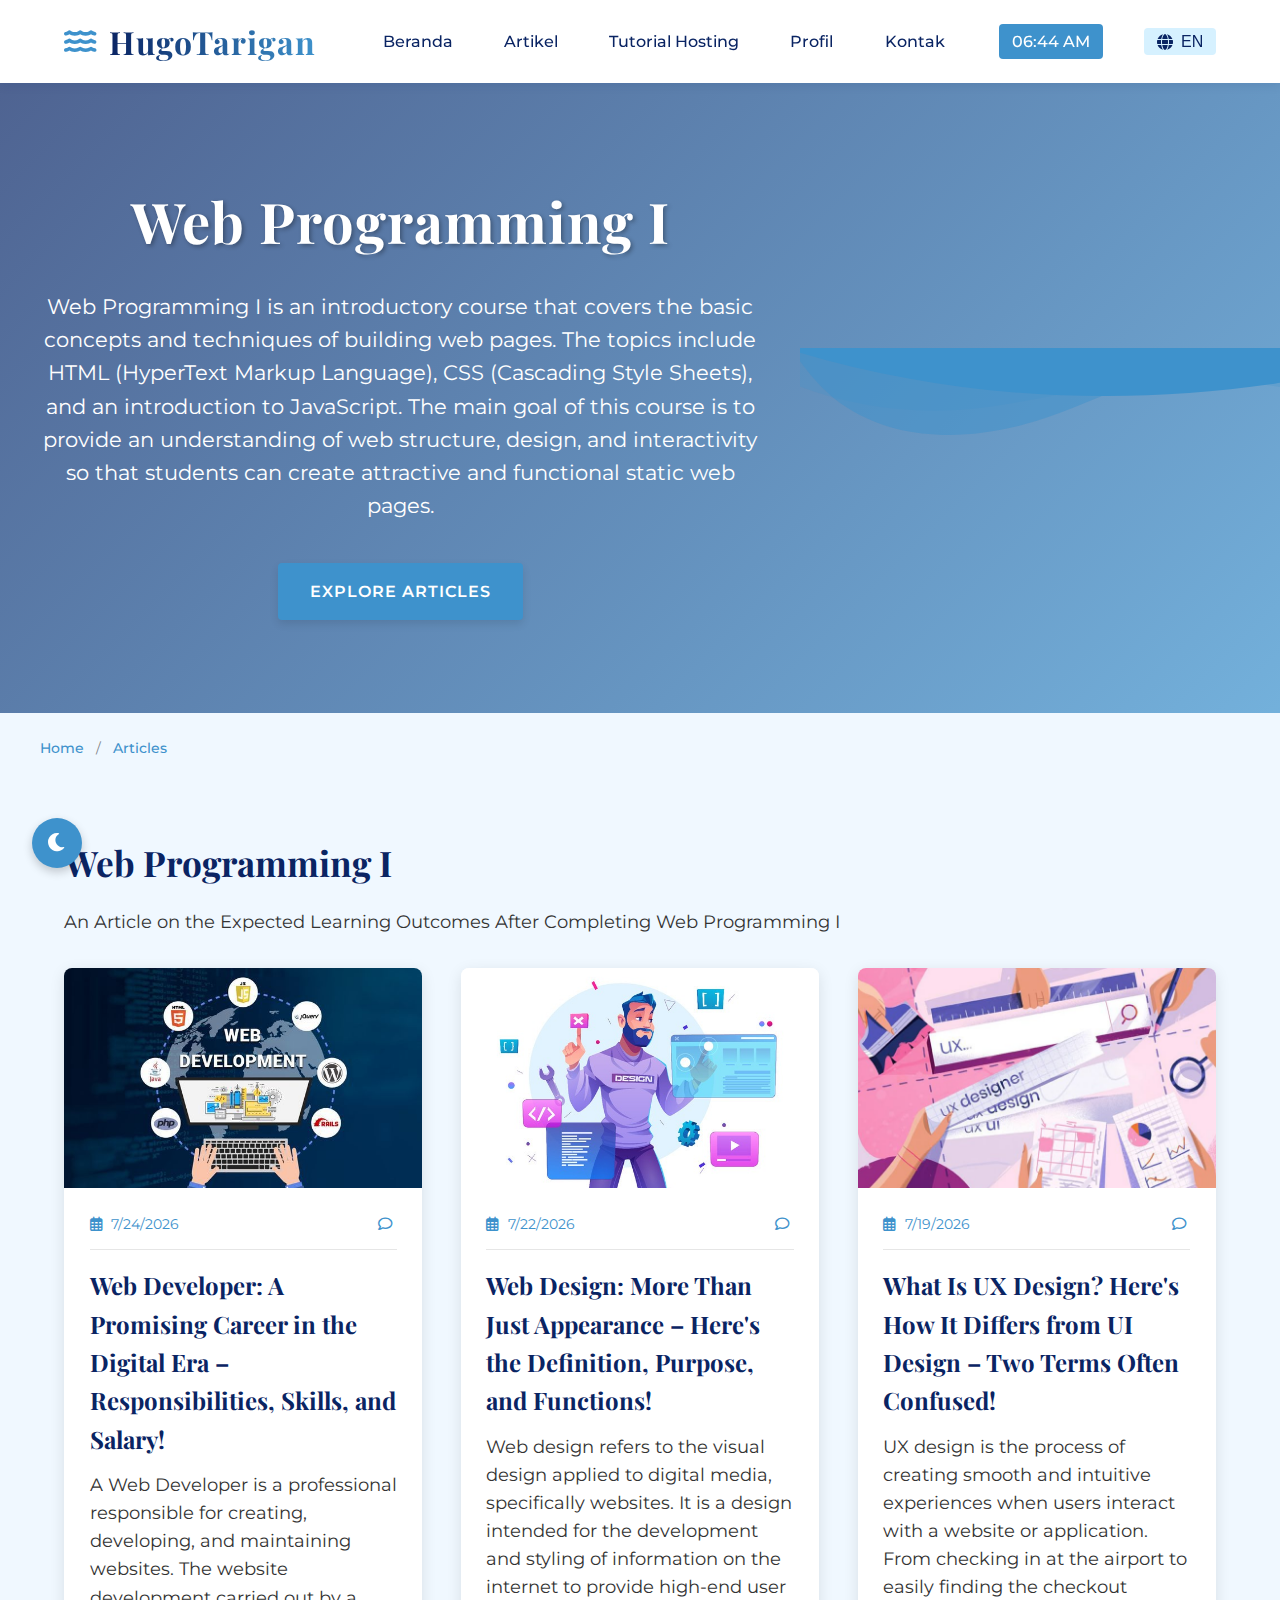
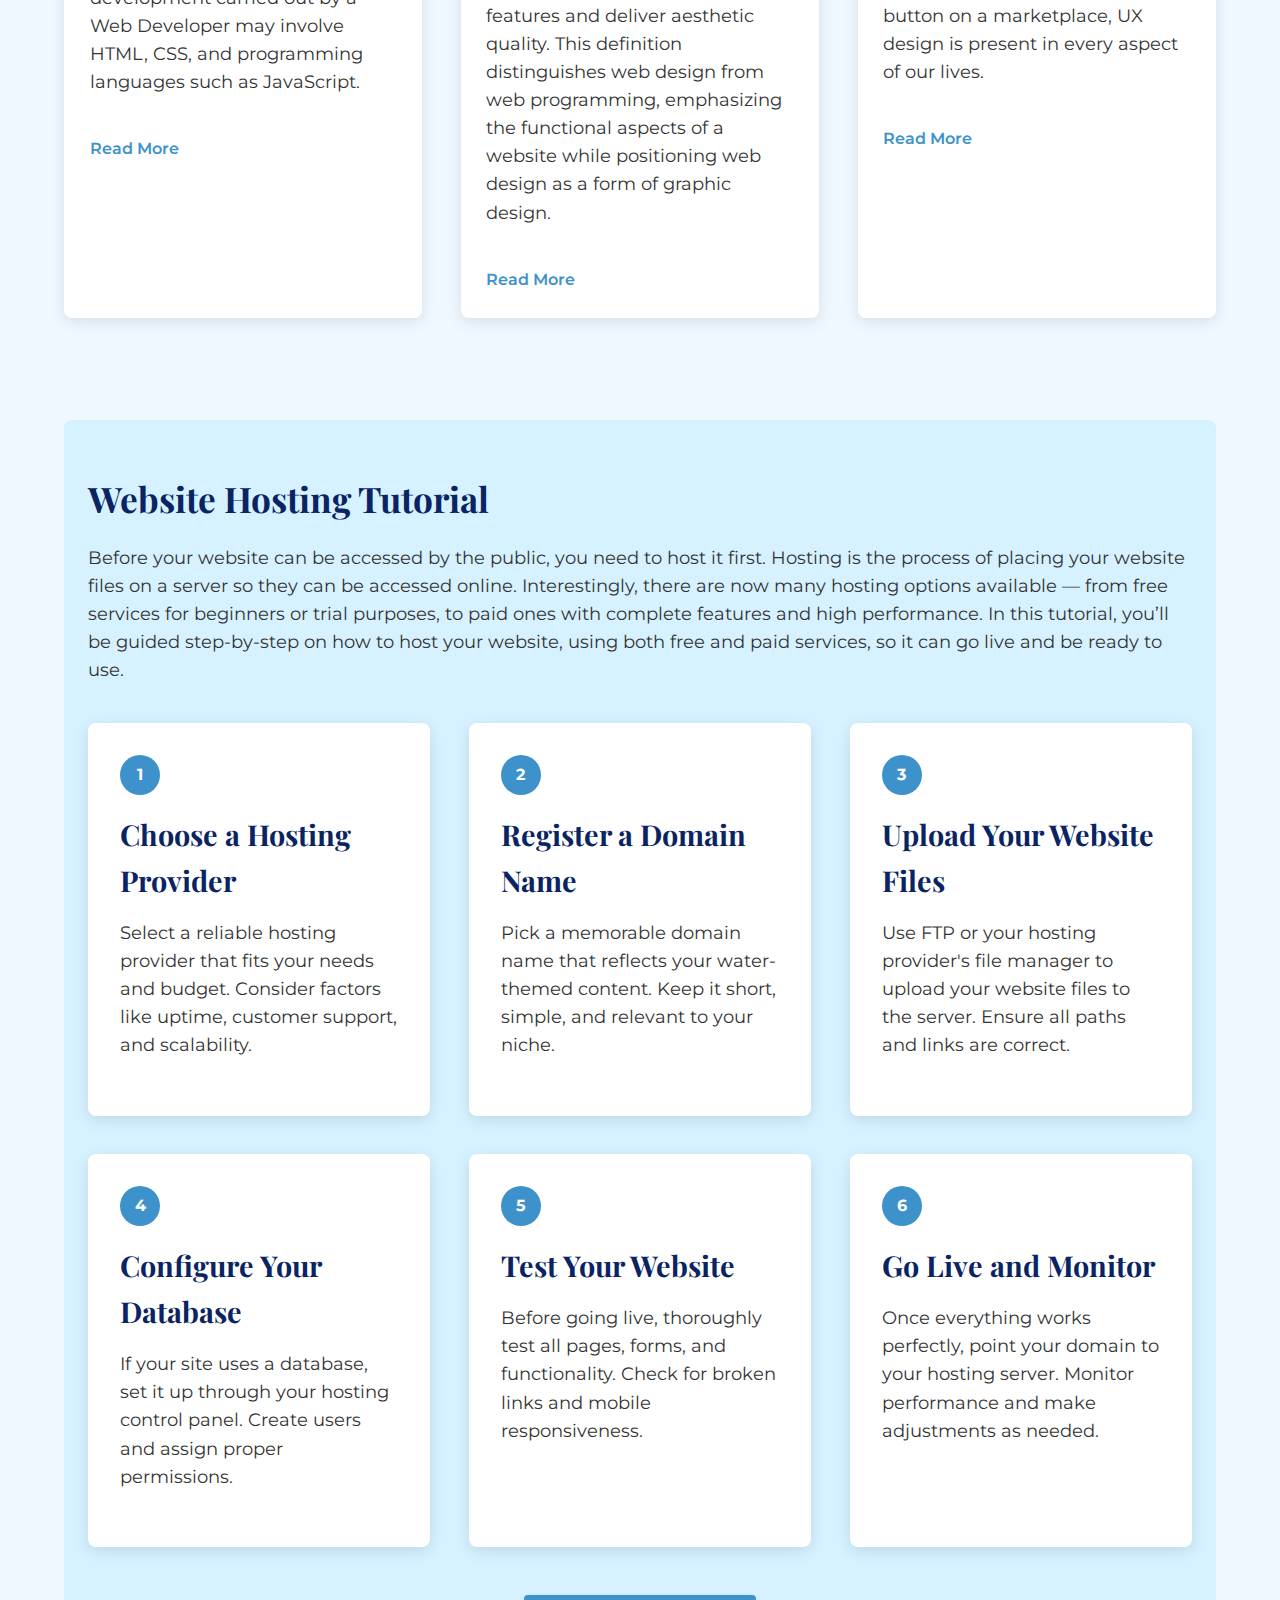
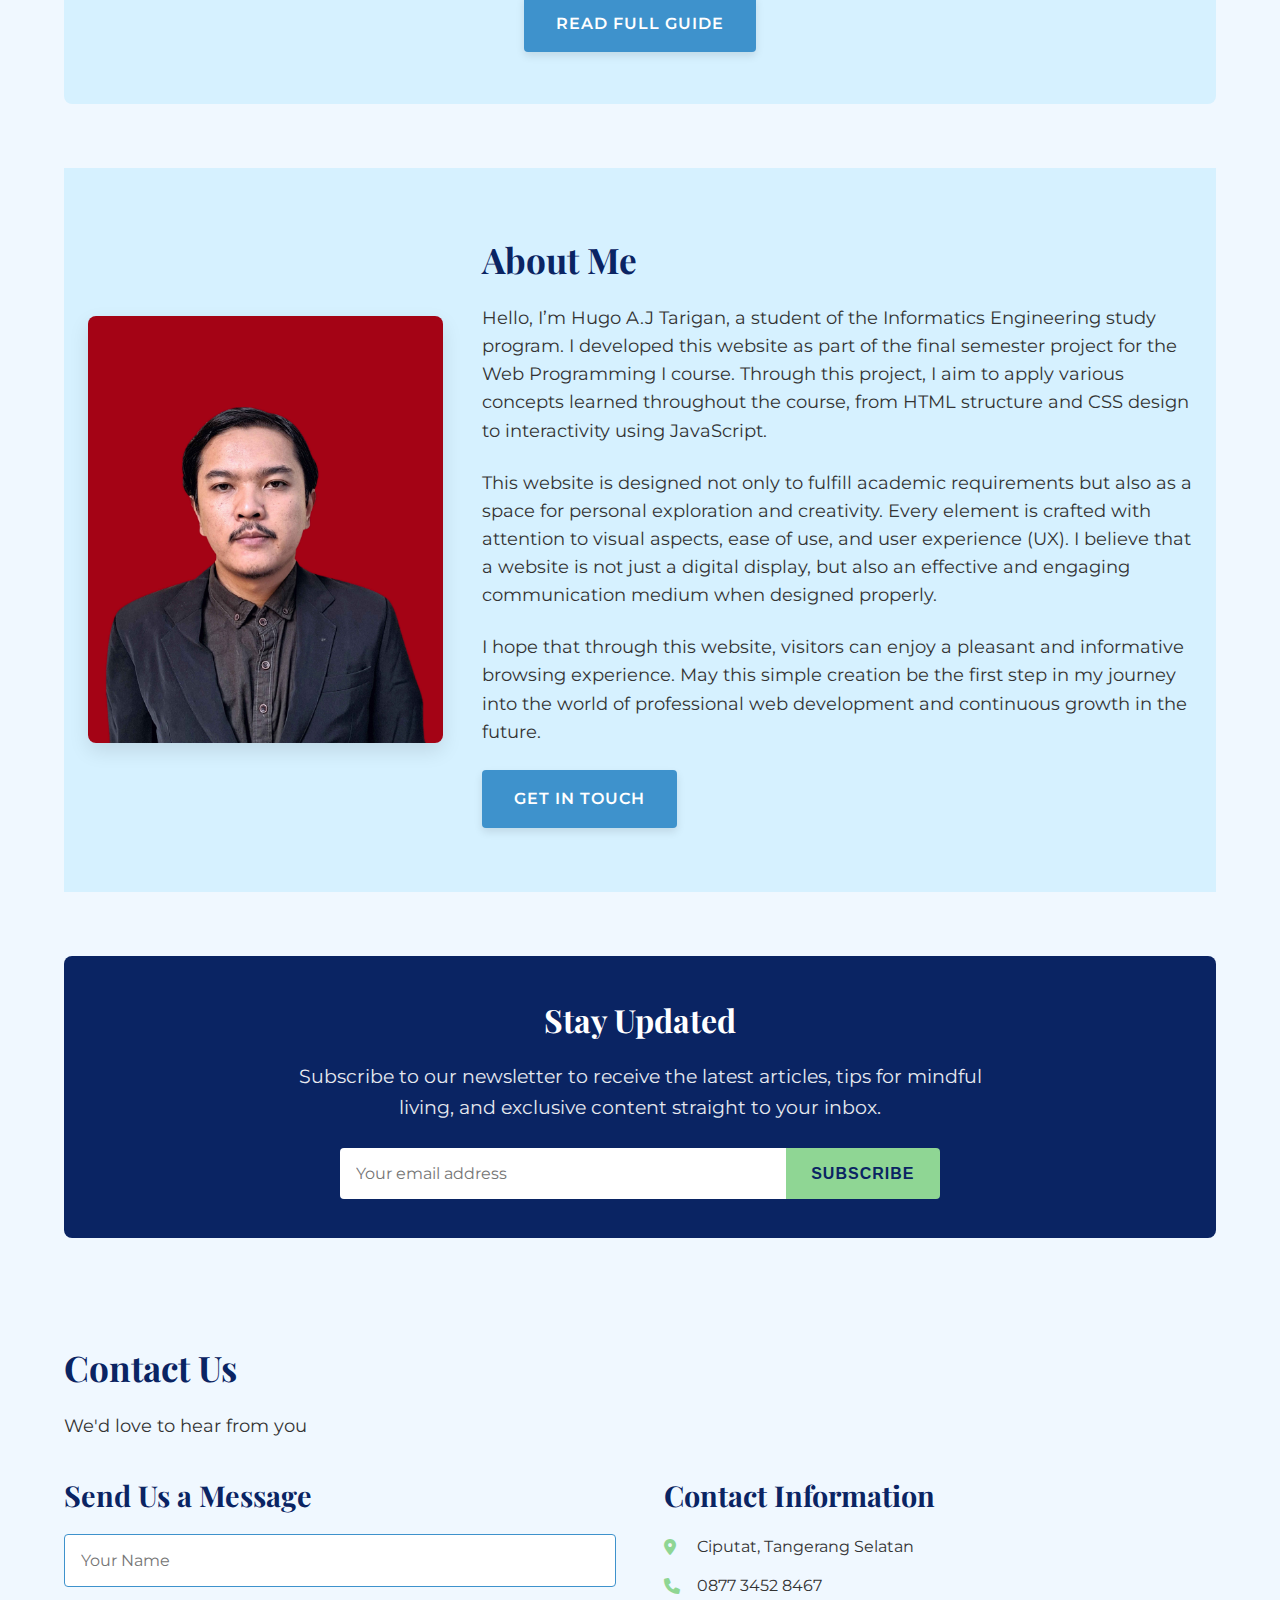
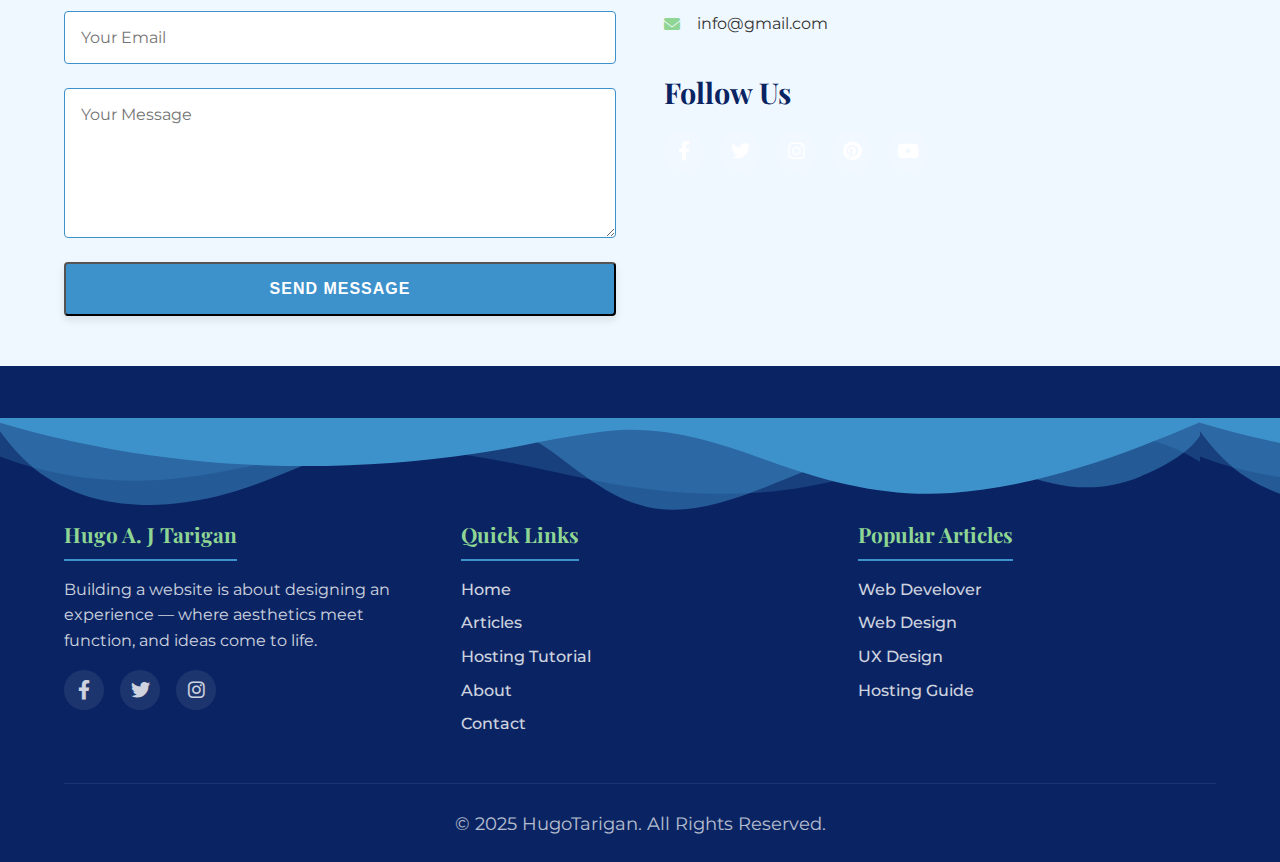
<file: WEBSITE/index.html>
<!DOCTYPE html>
<html lang="en">

<head>
    <meta charset="UTF-8">
    <meta name="viewport" content="width=device-width, initial-scale=1.0">
    <title>Hugo A.J Tarigan | Pemerograman Website I</title>
    <meta name="description" content="This website provides comprehensive information on Computer Science, covering everything from the basics to the 
        latest technological developments. Visitors can find articles, tutorials, and guides on programming, AI, cybersecurity,
        web development, as well as study and career tips. It's ideal for students, educators, and IT professionals.">
    <link
        href="https://fonts.googleapis.com/css2?family=Playfair+Display:wght@400;700&family=Montserrat:wght@400;500;600&display=swap"
        rel="stylesheet">
    <link rel="stylesheet" href="https://cdnjs.cloudflare.com/ajax/libs/font-awesome/6.0.0-beta3/css/all.min.css">
    <link rel="stylesheet" href="css/style.css">
</head>

<body>
    <!-- Loading Bar -->
    <div class="loading-bar"></div>

    <!-- Dark Mode Toggle -->
    <div class="theme-toggle" id="themeToggle">
        <i class="fas fa-moon"></i>
    </div>

    <!-- Back to Top Button -->
    <a href="#" class="back-to-top" id="backToTop">
        <i class="fas fa-arrow-up"></i>
    </a>

    <!-- Header -->
    <header>
        <div class="container header-container">
            <div class="logo">
                <span class="logo-icon"><i class="fas fa-water"></i></span>
                <a href="index.html" class="logo-text">HugoTarigan</a>
            </div>
            <button class="mobile-menu-btn" id="mobileMenuBtn">
                <i class="fas fa-bars"></i>
            </button>

            <!-- NAVBAR -->
            <nav class="nav-menu" id="navMenu">
                <ul>
                    <li><a href="index.html">Beranda</a></li>
                    <li><a href="#blog">Artikel</a></li> <!--ARTIKEL-->
                    <li><a href="#tutorial">Tutorial Hosting</a></li>
                    <li><a href="#about">Profil</a></li>
                    <li><a href="#contact">Kontak</a></li>
                    <li>
                        <div class="current-time" id="currentTime"></div>
                    </li>
                    <li>
                        <div class="language-selector">
                            <button class="language-btn" id="languageBtn">
                                <i class="fas fa-globe"></i> EN
                            </button>
                            <div class="language-dropdown" id="languageDropdown">
                                <a href="#" data-lang="en">English</a>
                                <a href="#" data-lang="id">Indonesia</a>
                            </div>
                        </div>
                    </li>
                </ul>
            </nav>
        </div>
    </header>

    <!-- Main Content Area -->
    <div id="main-content">
        <!-- Home Section -->
        <section id="home" class="hero">
            <div class="hero-content">
                <h1 data-en="Web Programming I" data-id="Pemerograman Web I">Pemerograman Web I</h1>
                <p data-en="Web Programming I is an introductory course that covers the basic concepts and techniques of building web pages. The topics include HTML 
                (HyperText Markup Language), CSS (Cascading Style Sheets), and an introduction to JavaScript. The main goal of this course is to provide an understanding 
                of web structure, design, and interactivity so that students can create attractive and functional static web pages."
                    data-id="Pemerograman Web I adalah mata kuliah dasar yang membahas konsep dan teknik dasar dalam membangun halaman web. Materi yang dipelajari meliputi HTML 
                    (HyperText Markup Language), CSS (Cascading Style Sheets), dan pengenalan JavaScript. Tujuan utama dari mata kuliah ini adalah memberikan pemahaman tentang 
                    struktur, desain, dan interaktivitas web agar mahasiswa mampu membuat halaman web statis yang menarik dan fungsional.">
                    Web Programming I is an introductory
                    course that covers the basic concepts and techniques of building web pages. The topics include HTML
                    (HyperText Markup Language), CSS (Cascading Style Sheets),
                    and an introduction to JavaScript. The main goal of this course is to provide an understanding of
                    web structure, design, and interactivity so that students can
                    create attractive and functional static web pages.</p>
                <a href="#blog" class="btn" data-en="Explore Articles" data-id="Jelajahi Artikel">Explore Articles</a>
            </div>
            <div class="wave-container">
                <div class="wave"></div>
            </div>
        </section>

        <!-- Breadcrumbs -->
        <div class="container breadcrumbs">
            <a href="index.html" data-en="Home" data-id="Beranda">Beranda</a>
            <span>/</span>
            <a href="#blog" data-en="Articles" data-id="Artikel">Artikel</a>
        </div>

        <!-- Blog Section -->
        <main class="main container">
            <section id="blog" class="page-section">
                <div class="section-title">
                    <h2 data-en="Web Programming I" data-id="Pemerograman Web I">Web Programming I
                        Articles</h2>
                    <p data-en="An Article on the Expected Learning Outcomes After Completing Web Programming I"
                        data-id="Artikel tentang Capaian yang Diharapkan Setelah Mempelajari Pemrograman Web I">An
                        Article on the expected Learning Outcomes After Completing Web Programming I</p>
                </div>
                <div class="blog-grid">
                    <!-- Blog Post 1 -->
                    <article class="blog-card fade-in hover-grow">
                        <div class="card-image">
                            <img src="images/web-development.jpg">
                        </div>
                        <div class="card-content">
                            <div class="meta">
                                <span><i class="far fa-calendar-alt"></i> <span id="post1-date"></span></span>
                                <span><i class="far fa-comment"></i></span>
                            </div>
                            <h3 data-en="Web Developer: A Promising Career in the Digital Era – Responsibilities, Skills, and Salary!"
                                data-id="Web Developer: Karier Menjanjikan di Era Digital – Tugas, Keahlian, dan Gajinya!">
                                Web Developer: A Promising Career in the Digital Era – Responsibilities, Skills, and
                                Salary!</h3>
                            <p data-en="A Web Developer is a professional responsible for creating, developing, and maintaining websites. The website development carried out by a Web Developer may involve HTML, CSS, and programming languages such as JavaScript."
                                data-id="Web Developer adalah seorang profesional yang bertanggung jawab untuk membuat, mengembangkan, dan memelihara situs web. Pengembangan website yang dilakukan oleh Web Developer bisa meliputi HTML, CSS, hingga bahasa pemrograman Javascript.">
                                Web Developer is a professional responsible for creating, developing, and maintaining
                                websites.</p>
                            <a href="articles/web-development.html" class="read-more" data-en="Read More"
                                data-id="Baca Selengkapnya">Read More <i class="fas fa-arrow-right"></i></a>
                        </div>
                    </article>

                    <!-- Blog Post 2 -->
                    <article class="blog-card fade-in hover-grow">
                        <div class="card-image">
                            <img src="images/web-design.jpg">
                        </div>
                        <div class="card-content">
                            <div class="meta">
                                <span><i class="far fa-calendar-alt"></i> <span id="post2-date"></span></span>
                                <span><i class="far fa-comment"></i></span>
                            </div>
                            <h3 data-en="Web Design: More Than Just Appearance – Here's the Definition, Purpose, and Functions!"
                                data-id="Web Design: Lebih dari Sekadar Tampilan – Ini Pengertian, Tujuan, dan Fungsinya!">
                                Web Design: More Than Just Appearance – Here's the Definition, Purpose, and Functions!
                            </h3>
                            <p data-en="Web design refers to the visual design applied to digital media, specifically websites. It is a design intended for the development and styling of information on the internet to provide high-end user features and deliver aesthetic quality. This definition distinguishes web design from web programming, emphasizing the functional aspects of a website while positioning web design as a form of graphic design."
                                data-id="Web design adalah istilah mengenai desaign visual yang diterapkan kepada media digital yaitu website, design yang ditunjukan untuk pengembangan dan styling informasi di internet untuk menyediakan fitur konsumen high-end dan memberikan kualitas estetika. Definisi yang ditawarkan memisahkan desain web dari pemrograman web, menekankan fitur fungsional dari sebuah situs web, serta desain posisi web sebagai semacam desain grafis.">
                                Web design refers to the visual design applied to digital media, specifically websites.
                            </p>
                            <a href="articles/web-design.html" class="read-more" data-en="Read More"
                                data-id="Baca Selengkapnya">Read More <i class="fas fa-arrow-right"></i></a>
                        </div>
                    </article>

                    <!-- Blog Post 3 -->
                    <article class="blog-card fade-in hover-grow">
                        <div class="card-image">
                            <img src="images/ux-design.jpg">
                        </div>
                        <div class="card-content">
                            <div class="meta">
                                <span><i class="far fa-calendar-alt"></i> <span id="post3-date"></span></span>
                                <span><i class="far fa-comment"></i></span>
                            </div>
                            <h3 data-en="What Is UX Design? Here's How It Differs from UI Design – Two Terms Often Confused!"
                                data-id="Apa Itu UX Design? Ini Bedanya dengan UI Design yang Sering Disamakan!">What Is
                                UX Design? Here's How It Differs from UI Design – Two Terms Often Confused!</h3>
                            <p data-en="UX design is the process of creating smooth and intuitive experiences when users interact with a website or application. From checking in at the airport to easily finding the checkout button on a marketplace, UX design is present in every aspect of our lives."
                                data-id="UX design adalah proses untuk menciptakan pengalaman yang lancar dan intuitif pada saat user menggunakan website maupun aplikasi. Mulai dari check-in di bandara sampai kemudahan menemukan tombol checkout di marketplace, UX design ada di setiap aspek kehidupan kita.">
                                UX design is the process of creating smooth and intuitive experiences when users
                                interact with a website or application.</p>
                            <a href="articles/ux-design.html" class="read-more" data-en="Read More"
                                data-id="Baca Selengkapnya">Read More <i class="fas fa-arrow-right"></i></a>
                        </div>
                    </article>
                </div>
            </section>

            <!-- Tutorial Hosting Section -->
            <section id="tutorial" class="hosting-tutorial fade-in">
                <div class="container">
                    <h2 data-en="Website Hosting Tutorial" data-id="Tutorial Hosting Website">Website Hosting Tutorial
                    </h2>
                    <p data-en="Before your website can be accessed by the public, you need to host it first. Hosting is the process of placing your website files on a server so they can be accessed online. Interestingly, there are now many hosting options available — from free services for beginners or trial purposes, to paid ones with complete features and high performance. In this tutorial, you’ll be guided step-by-step on how to host your website, using both free and paid services, so it can go live and be ready to use."
                        data-id="Sebelum website bisa diakses publik, kamu perlu melakukan hosting terlebih dahulu. Hosting adalah proses menempatkan file website ke server agar bisa diakses secara online. Menariknya, saat ini ada banyak pilihan hosting, mulai dari yang gratis untuk pemula atau uji coba, hingga yang berbayar dengan fitur lengkap dan performa tinggi. Dalam tutorial ini, kamu akan dipandu langkah demi langkah bagaimana cara hosting website-mu, baik menggunakan layanan gratis maupun berbayar, sehingga bisa langsung online dan siap digunakan.

">
                        Before your website can be accessed by the public, you need to host it first.</p>

                    <div class="tutorial-steps">
                        <div class="tutorial-step hover-grow">
                            <div class="step-number">1</div>
                            <h3 data-en="Choose a Hosting Provider" data-id="Pilih Penyedia Hosting">Choose a Hosting
                                Provider</h3>
                            <p data-en="Select a reliable hosting provider that fits your needs and budget. Consider factors like uptime, customer support, and scalability."
                                data-id="Pilih penyedia hosting yang andal sesuai kebutuhan dan anggaran Anda. Pertimbangkan faktor seperti uptime, dukungan pelanggan, dan skalabilitas.">
                                Select a reliable hosting provider that fits your needs and budget. Consider factors
                                like uptime, customer support, and scalability.</p>
                        </div>

                        <div class="tutorial-step hover-grow">
                            <div class="step-number">2</div>
                            <h3 data-en="Register a Domain Name" data-id="Daftarkan Nama Domain">Register a Domain Name
                            </h3>
                            <p data-en="Pick a memorable domain name that reflects your water-themed content. Keep it short, simple, and relevant to your niche."
                                data-id="Pilih nama domain yang mudah diingat dan mencerminkan konten bertema air Anda. Buatlah pendek, sederhana, dan relevan dengan niche Anda.">
                                Pick a memorable domain name that reflects your water-themed content. Keep it short,
                                simple, and relevant to your niche.</p>
                        </div>

                        <div class="tutorial-step hover-grow">
                            <div class="step-number">3</div>
                            <h3 data-en="Upload Your Website Files" data-id="Unggah File Website Anda">Upload Your
                                Website Files</h3>
                            <p data-en="Use FTP or your hosting provider's file manager to upload your website files to the server. Ensure all paths and links are correct."
                                data-id="Gunakan FTP atau manajer file penyedia hosting Anda untuk mengunggah file website ke server. Pastikan semua path dan link sudah benar.">
                                Use FTP or your hosting provider's file manager to upload your website files to the
                                server. Ensure all paths and links are correct.</p>
                        </div>

                        <div class="tutorial-step hover-grow">
                            <div class="step-number">4</div>
                            <h3 data-en="Configure Your Database" data-id="Konfigurasikan Database Anda">Configure Your
                                Database</h3>
                            <p data-en="If your site uses a database, set it up through your hosting control panel. Create users and assign proper permissions."
                                data-id="Jika situs Anda menggunakan database, siapkan melalui panel kontrol hosting. Buat pengguna dan berikan izin yang tepat.">
                                If your site uses a database, set it up through your hosting control panel. Create users
                                and assign proper permissions.</p>
                        </div>

                        <div class="tutorial-step hover-grow">
                            <div class="step-number">5</div>
                            <h3 data-en="Test Your Website" data-id="Uji Website Anda">Test Your Website</h3>
                            <p data-en="Before going live, thoroughly test all pages, forms, and functionality. Check for broken links and mobile responsiveness."
                                data-id="Sebelum diluncurkan, uji semua halaman, formulir, dan fungsionalitas. Periksa link yang rusak dan responsivitas seluler.">
                                Before going live, thoroughly test all pages, forms, and functionality. Check for broken
                                links and mobile responsiveness.</p>
                        </div>

                        <div class="tutorial-step hover-grow">
                            <div class="step-number">6</div>
                            <h3 data-en="Go Live and Monitor" data-id="Luncurkan dan Pantau">Go Live and Monitor</h3>
                            <p data-en="Once everything works perfectly, point your domain to your hosting server. Monitor performance and make adjustments as needed."
                                data-id="Setelah semuanya berfungsi dengan sempurna, arahkan domain Anda ke server hosting. Pantau kinerja dan lakukan penyesuaian jika diperlukan.">
                                Once everything works perfectly, point your domain to your hosting server. Monitor
                                performance and make adjustments as needed.</p>
                        </div>
                    </div>

                    <div style="text-align: center; margin-top: 3rem;">
                        <a href="articles/hosting-guide.html" class="btn" data-en="Read Full Guide"
                            data-id="Baca Panduan Lengkap">Read Full Guide</a>
                    </div>
                </div>
            </section>

            <!-- About Section -->
            <section id="about" class="about">
                <div class="container about-content fade-in">
                    <div class="about-image hover-grow">
                        <img src="images/hugo.jpg">
                    </div>
                    <div class="about-text">
                        <h2 data-en="About Me" data-id="Tentang Saya">About Me</h2>
                        <p data-en="Hello, I’m Hugo A.J Tarigan, a student of the Informatics Engineering study program. I developed this website as part of the final semester project for the Web Programming I course. Through this project, I aim to apply various concepts learned throughout the course, from HTML structure and CSS design to interactivity using JavaScript."
                            data-id="Halo, saya Hugo A.J Tarigan, seorang mahasiswa program studi Teknik Informatika. Website ini saya kembangkan sebagai bagian dari tugas akhir semester untuk mata kuliah Pemrograman Web I. Melalui proyek ini, saya ingin mengaplikasikan berbagai konsep yang telah dipelajari selama perkuliahan, mulai dari struktur HTML, desain CSS, hingga interaktivitas menggunakan JavaScript.">
                            Hello, I’m Hugo A.J Tarigan, a student of the Informatics Engineering study program.</p>
                        <p data-en="This website is designed not only to fulfill academic requirements but also as a space for personal exploration and creativity. Every element is crafted with attention to visual aspects, ease of use, and user experience (UX). I believe that a website is not just a digital display, but also an effective and engaging communication medium when designed properly."
                            data-id="Website ini dirancang tidak hanya sebagai syarat akademik, tetapi juga sebagai ruang eksplorasi dan kreativitas pribadi. Setiap elemen di dalamnya dibuat dengan memperhatikan aspek visual, kemudahan penggunaan, dan pengalaman pengguna (UX). Saya percaya bahwa website bukan sekadar tampilan digital, tetapi juga media komunikasi yang efektif dan menarik jika dirancang dengan tepat.">
                            This website is designed not only to fulfill academic requirements but also as a space for
                            personal exploration and creativity. </p>
                        <p data-en="I hope that through this website, visitors can enjoy a pleasant and informative browsing experience. May this simple creation be the first step in my journey into the world of professional web development and continuous growth in the future."
                            data-id="Saya berharap melalui website ini, pengunjung bisa merasakan pengalaman menjelajah yang menyenangkan sekaligus informatif. Semoga karya sederhana ini menjadi langkah awal saya dalam menapaki dunia pengembangan web secara profesional dan terus berkembang di masa depan.">
                            I hope that through this website, visitors can enjoy a pleasant and informative browsing
                            experience..</p>
                        <a href="#contact" class="btn" data-en="Get In Touch" data-id="Hubungi Kami">Get In Touch</a>
                    </div>
                </div>
            </section>

            <!-- Newsletter Section -->
            <section class="newsletter fade-in">
                <h2 data-en="Stay Updated" data-id="Tetap Terkini">Stay Updated</h2>
                <p data-en="Subscribe to our newsletter to receive the latest articles, tips for mindful living, and exclusive content straight to your inbox."
                    data-id="Berlangganan newsletter kami untuk menerima artikel terbaru, tips untuk hidup penuh perhatian, dan konten eksklusif langsung ke kotak masuk Anda.">
                    Subscribe to our newsletter to receive the latest articles, tips for mindful living, and exclusive
                    content straight to your inbox.</p>
                <form class="newsletter-form">
                    <input type="email" class="newsletter-input" placeholder="Your email address" required>
                    <button type="submit" class="newsletter-btn" data-en="Subscribe"
                        data-id="Berlangganan">Subscribe</button>
                </form>
            </section>
        </main>

        <!-- Contact Section -->
        <section id="contact" class="page-section">
            <div class="container">
                <div class="section-title">
                    <h2 data-en="Contact Us" data-id="Hubungi Kami">Contact Us</h2>
                    <p data-en="We'd love to hear from you" data-id="Kami ingin mendengar dari Anda">We'd love to hear
                        from you</p>
                </div>

                <div class="blog-grid" style="grid-template-columns: 1fr 1fr; gap: 3rem;">
                    <div class="fade-in">
                        <h3 data-en="Send Us a Message" data-id="Kirimkan Pesan kepada Kami">Send Us a Message</h3>
                        <form class="contact-form">
                            <div class="form-group">
                                <input type="text" placeholder="Your Name" required>
                            </div>
                            <div class="form-group">
                                <input type="email" placeholder="Your Email" required>
                            </div>
                            <div class="form-group">
                                <textarea placeholder="Your Message" rows="5" required></textarea>
                            </div>
                            <button type="submit" class="btn" data-en="Send Message" data-id="Kirim Pesan">Send
                                Message</button>
                        </form>
                    </div>

                    <div class="fade-in">
                        <h3 data-en="Contact Information" data-id="Informasi Kontak">Contact Information</h3>
                        <div class="contact-info">
                            <i class="fas fa-map-marker-alt"></i>
                            <span>Ciputat, Tangerang Selatan</span>
                        </div>
                        <div class="contact-info">
                            <i class="fas fa-phone"></i>
                            <span>0877 3452 8467</span>
                        </div>
                        <div class="contact-info">
                            <i class="fas fa-envelope"></i>
                            <span>info@gmail.com</span>
                        </div>

                        <h3 style="margin-top: 2rem;" data-en="Follow Us" data-id="Ikuti Kami">Follow Us</h3>
                        <div class="social-links">
                            <a href="#"><i class="fab fa-facebook-f"></i></a>
                            <a href="#"><i class="fab fa-twitter"></i></a>
                            <a href="#"><i class="fab fa-instagram"></i></a>
                            <a href="#"><i class="fab fa-pinterest"></i></a>
                            <a href="#"><i class="fab fa-youtube"></i></a>
                        </div>
                    </div>
                </div>
            </div>
        </section>
    </div>

    <!-- Footer with wave animation -->
    <footer>
        <div class="wave-container">
            <div class="wave"></div>
        </div>
        <div class="container">
            <div class="footer-content">
                <div class="footer-column">
                    <h3 data-en="Hugo A. J Tarigan" data-id="Hugo A.J Tarigan">Hugo A. J Tarigan</h3>
                    <p data-en="Building a website is about designing an experience — where aesthetics meet function, and ideas come to life."
                        data-id="Membangun website adalah merancang pengalaman — di mana estetika bertemu fungsi, dan ide menjadi nyata.">
                        Building a website is about designing an experience — where aesthetics meet function, and ideas
                        come to life.</p>
                    <div class="social-links">
                        <a href="#"><i class="fab fa-facebook-f"></i></a>
                        <a href="#"><i class="fab fa-twitter"></i></a>
                        <a href="#"><i class="fab fa-instagram"></i></a>
                    </div>
                </div>
                <div class="footer-column">
                    <h3 data-en="Quick Links" data-id="Tautan Cepat">Quick Links</h3>
                    <ul>
                        <li><a href="index.html" data-en="Home" data-id="Beranda">Beranda</a></li>
                        <li><a href="#blog" data-en="Articles" data-id="artikel">Artikel</a></li>
                        <li><a href="#tutorial" data-en="Hosting Tutorial" data-id="Tutorial Hosting">Hosting
                                Tutorial</a></li>
                        <li><a href="#about" data-en="About" data-id="Tentang">Profil</a></li>
                        <li><a href="#contact" data-en="Contact" data-id="Kontak">Kontak</a></li>
                    </ul>
                </div>
                <div class="footer-column">
                    <h3 data-en="Popular Articles" data-id="Artikel Populer">Popular Articles</h3>
                    <ul>
                        <li><a href="articles/web-development.html" data-en="Web Develover" data-id="Web Develover">Web
                                Develover</a></li>
                        <li><a href="articles/web-design.html" data-en="Web Design" data-id="Web Desiner">Web Design</a>
                        </li>
                        <li><a href="articles/ux-design.html" data-en="UX Design" data-id="UX Desiner">UX Design</a>
                        </li>
                        <li><a href="articles/hosting-guide.html" data-en="Hosting Guide"
                                data-id="Panduan Hosting">Hosting
                                Guide</a></li>
                    </ul>
                </div>
            </div>
            <div class="copyright">
                <p>&copy; 2025 HugoTarigan. <span data-en="All Rights Reserved." data-id="Seluruh Hak Cipta.">All Rights
                        Reserved.</span>
                    <!--| <span data-en="Designed with" data-id="Dirancang dengan">Designed with</span> -->
                    <!-- <i class="fas fa-heart" style="color: var(--seafoam);"></i> <span data-en="near the ocean"
                        data-id="di dekat laut">near the ocean</span> -->
                </p>
            </div>
        </div>
    </footer>

    <script src="js/script.js"></script>
</body>

</html>
</file>
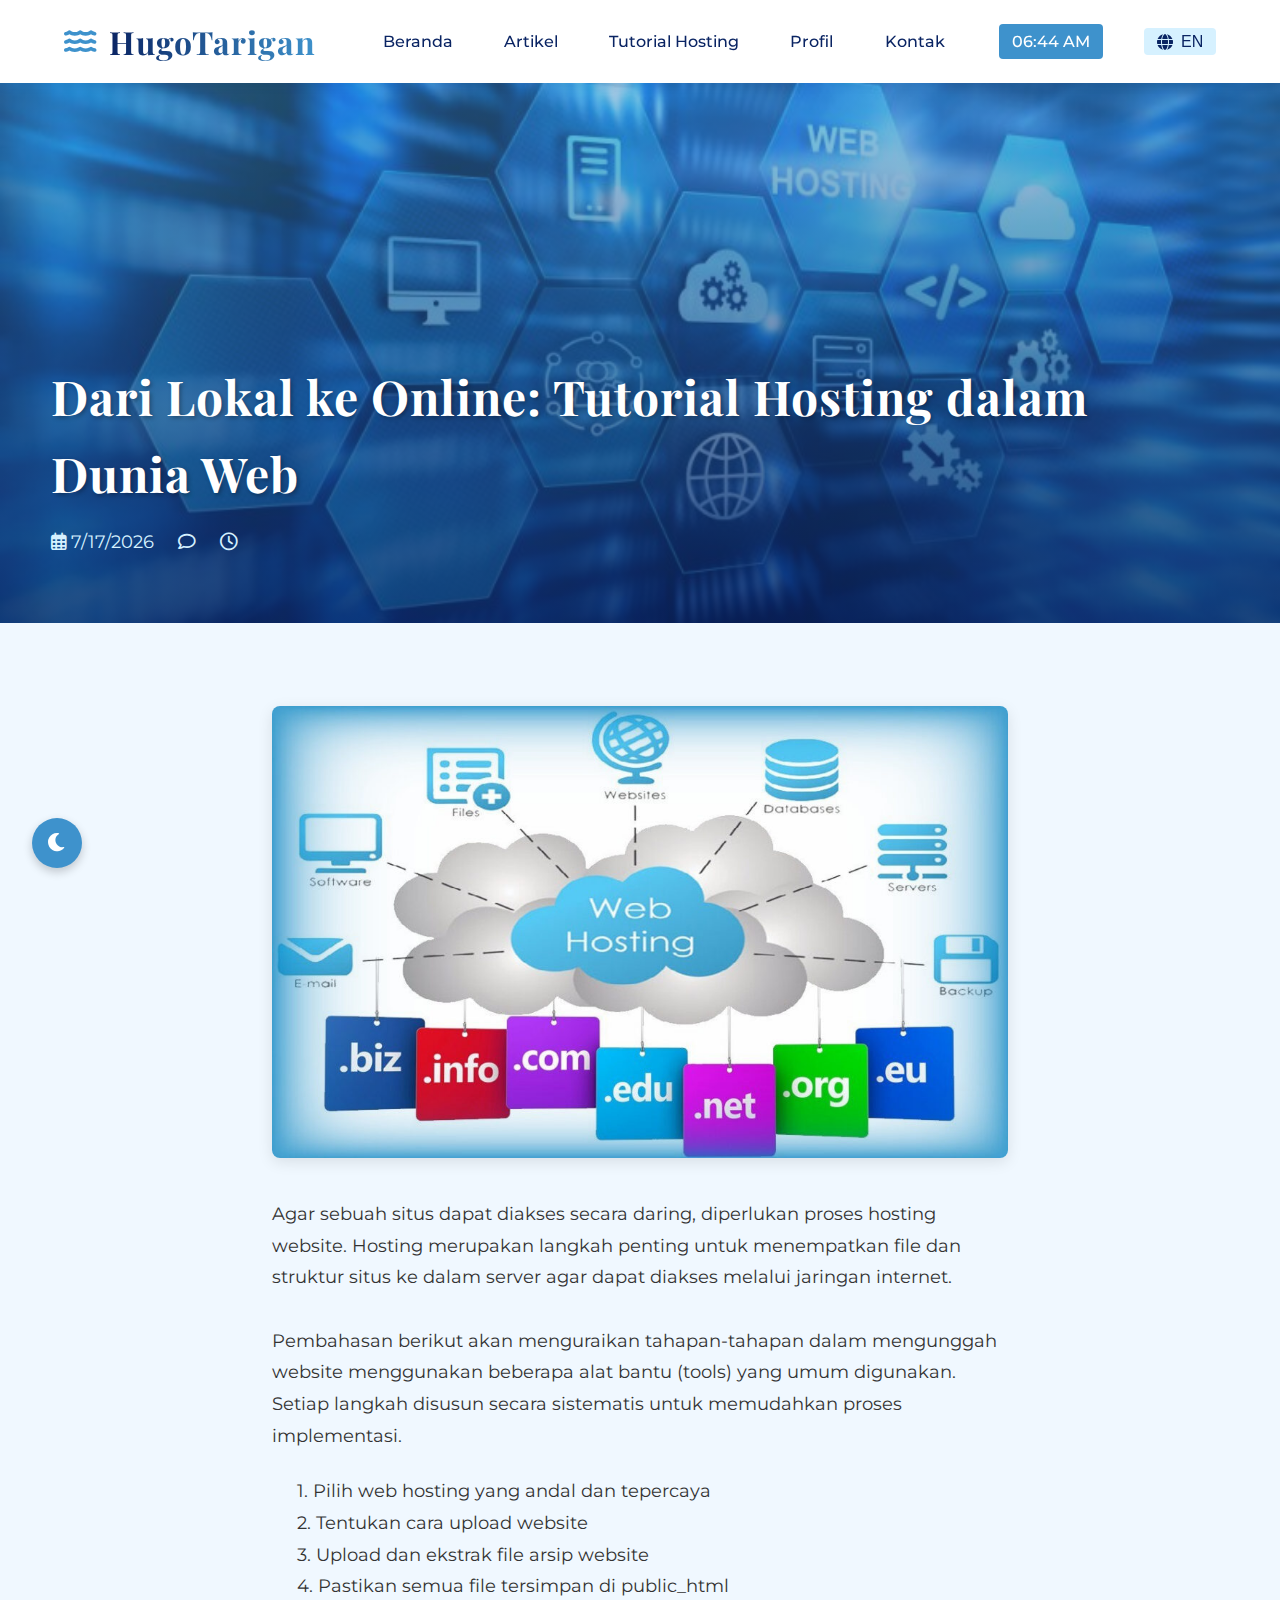
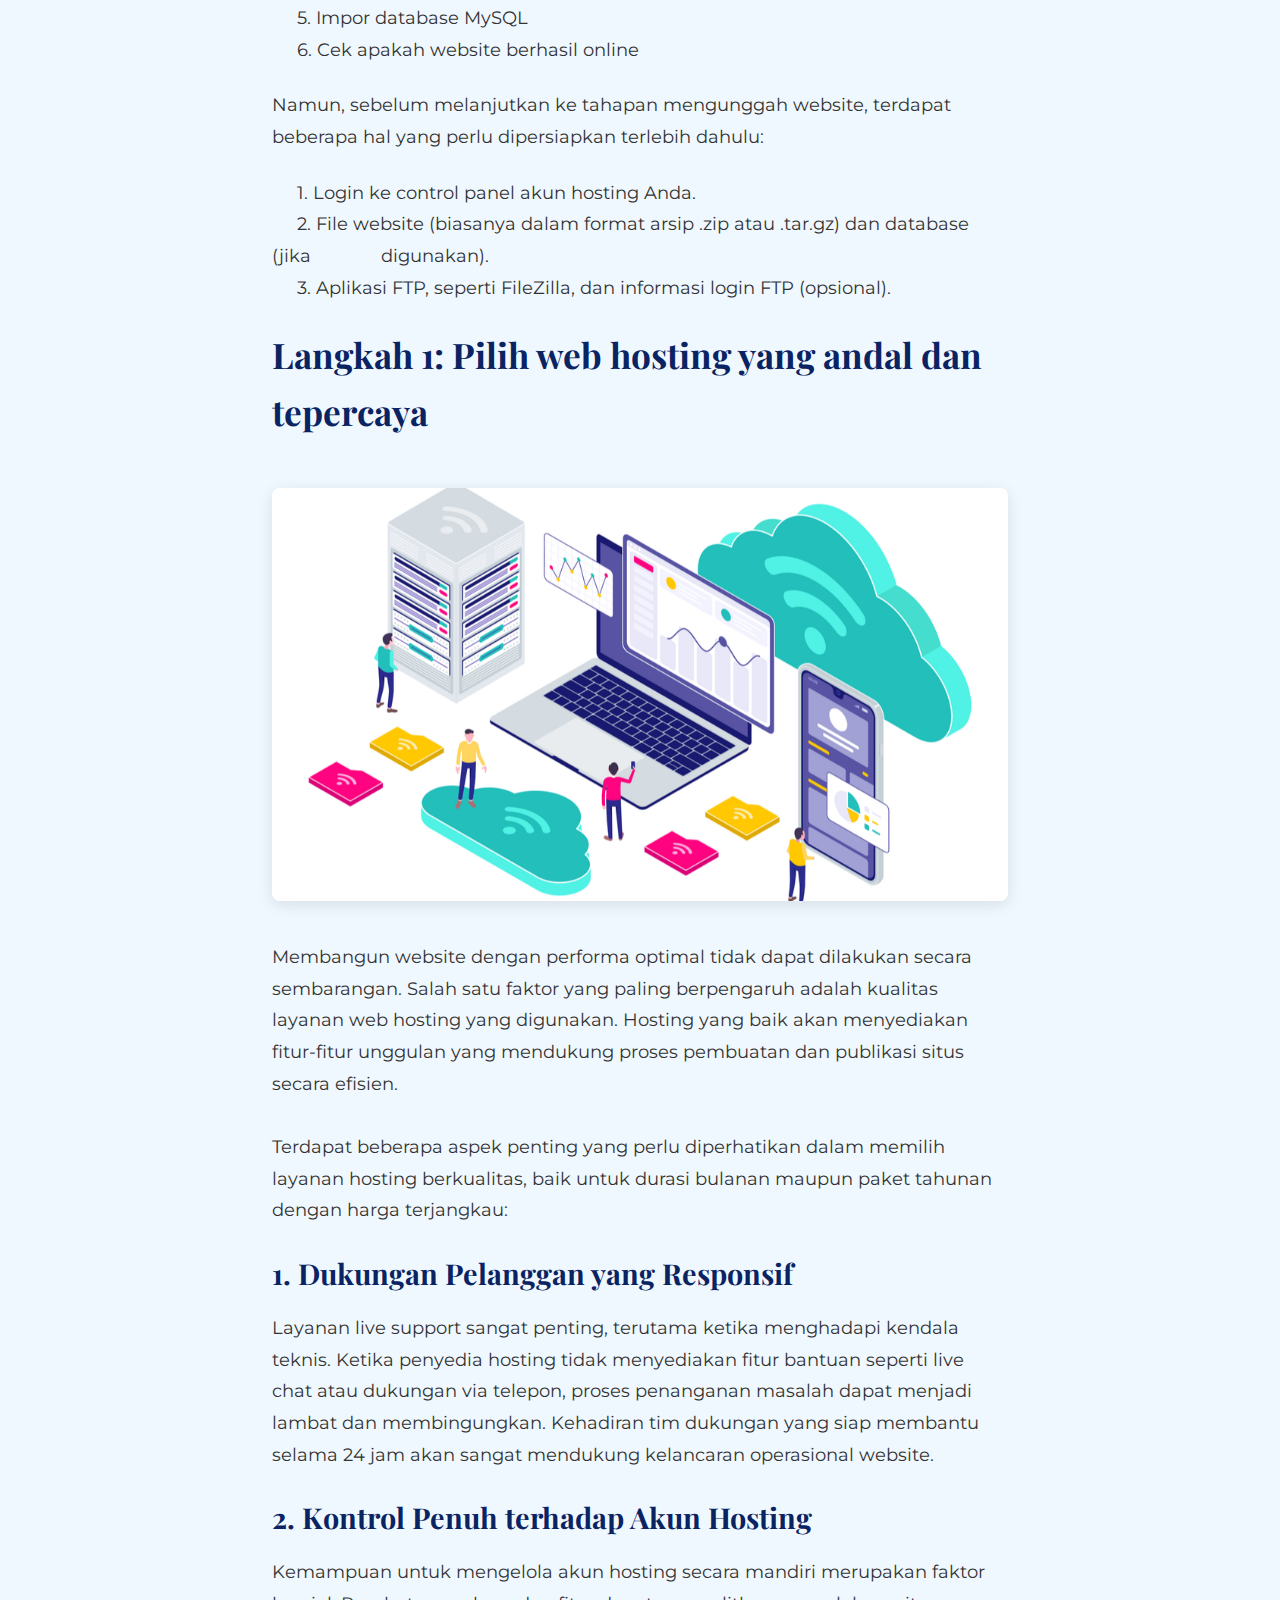
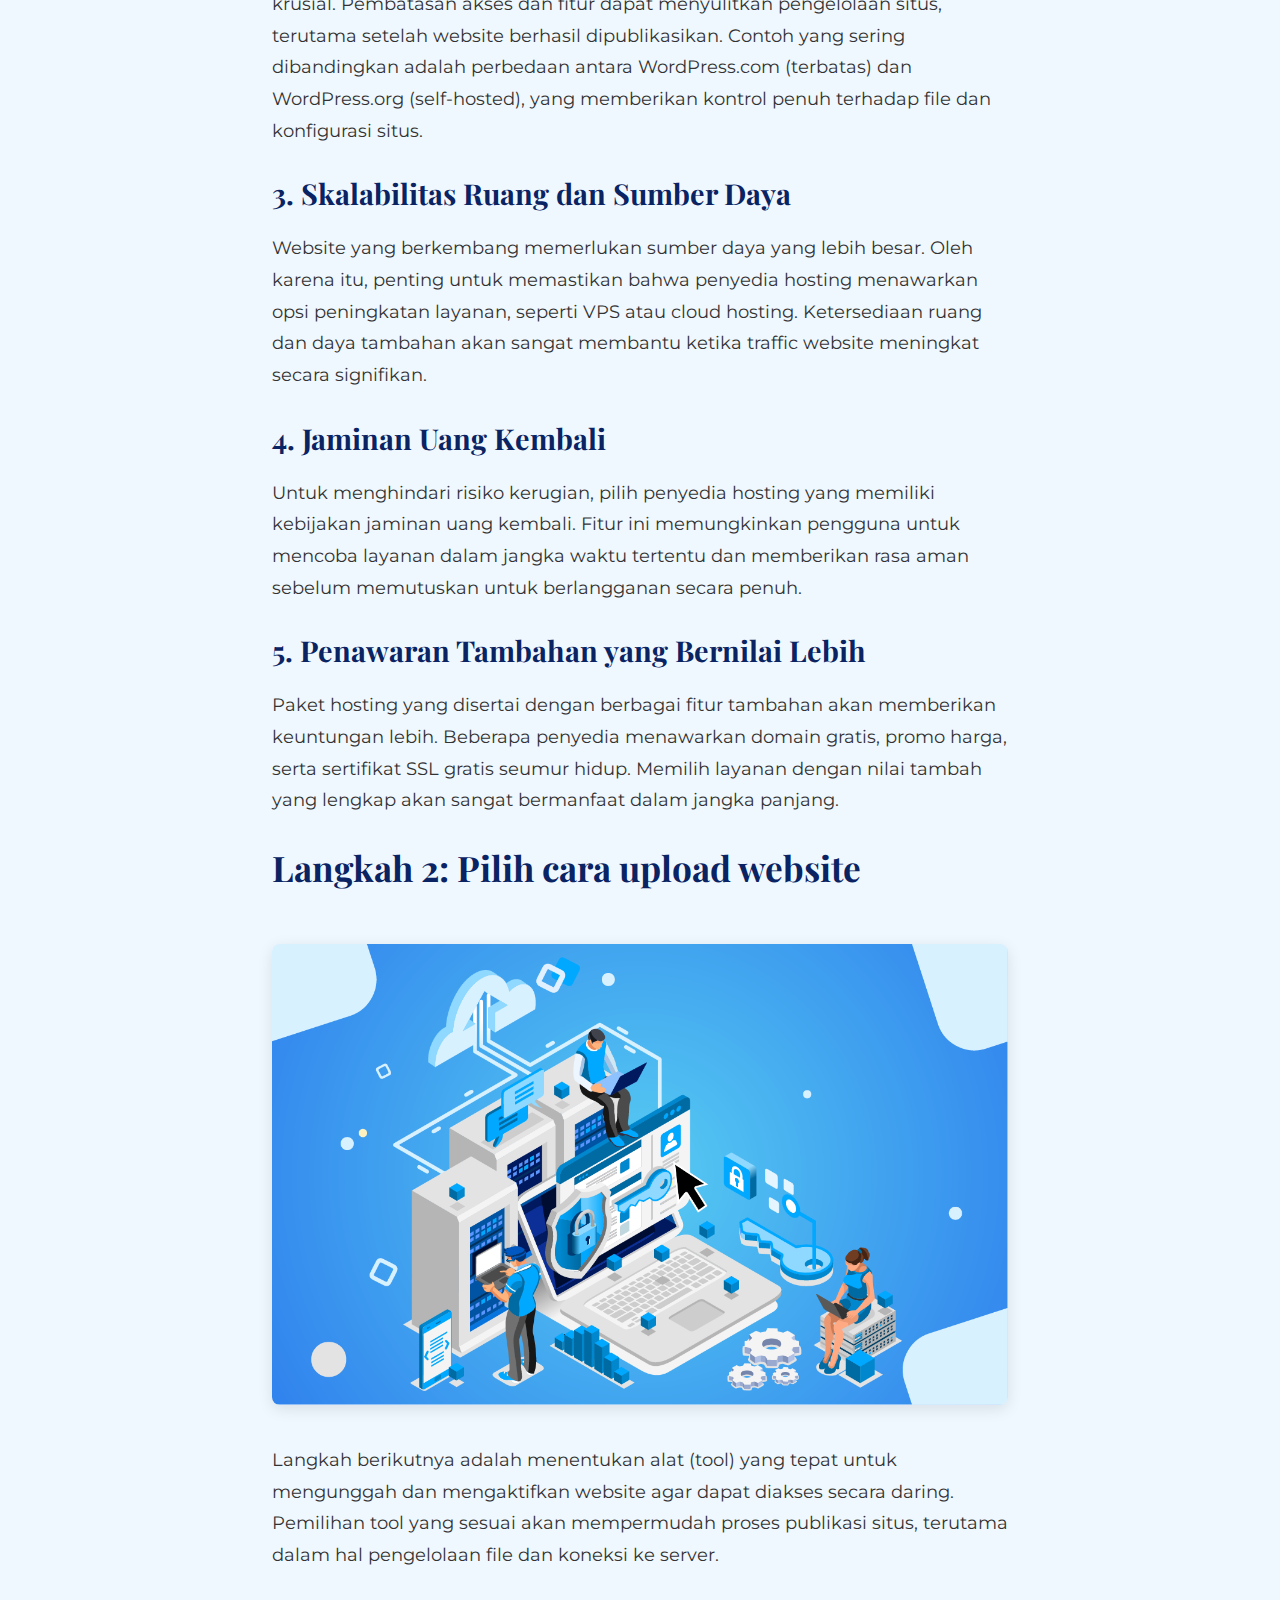
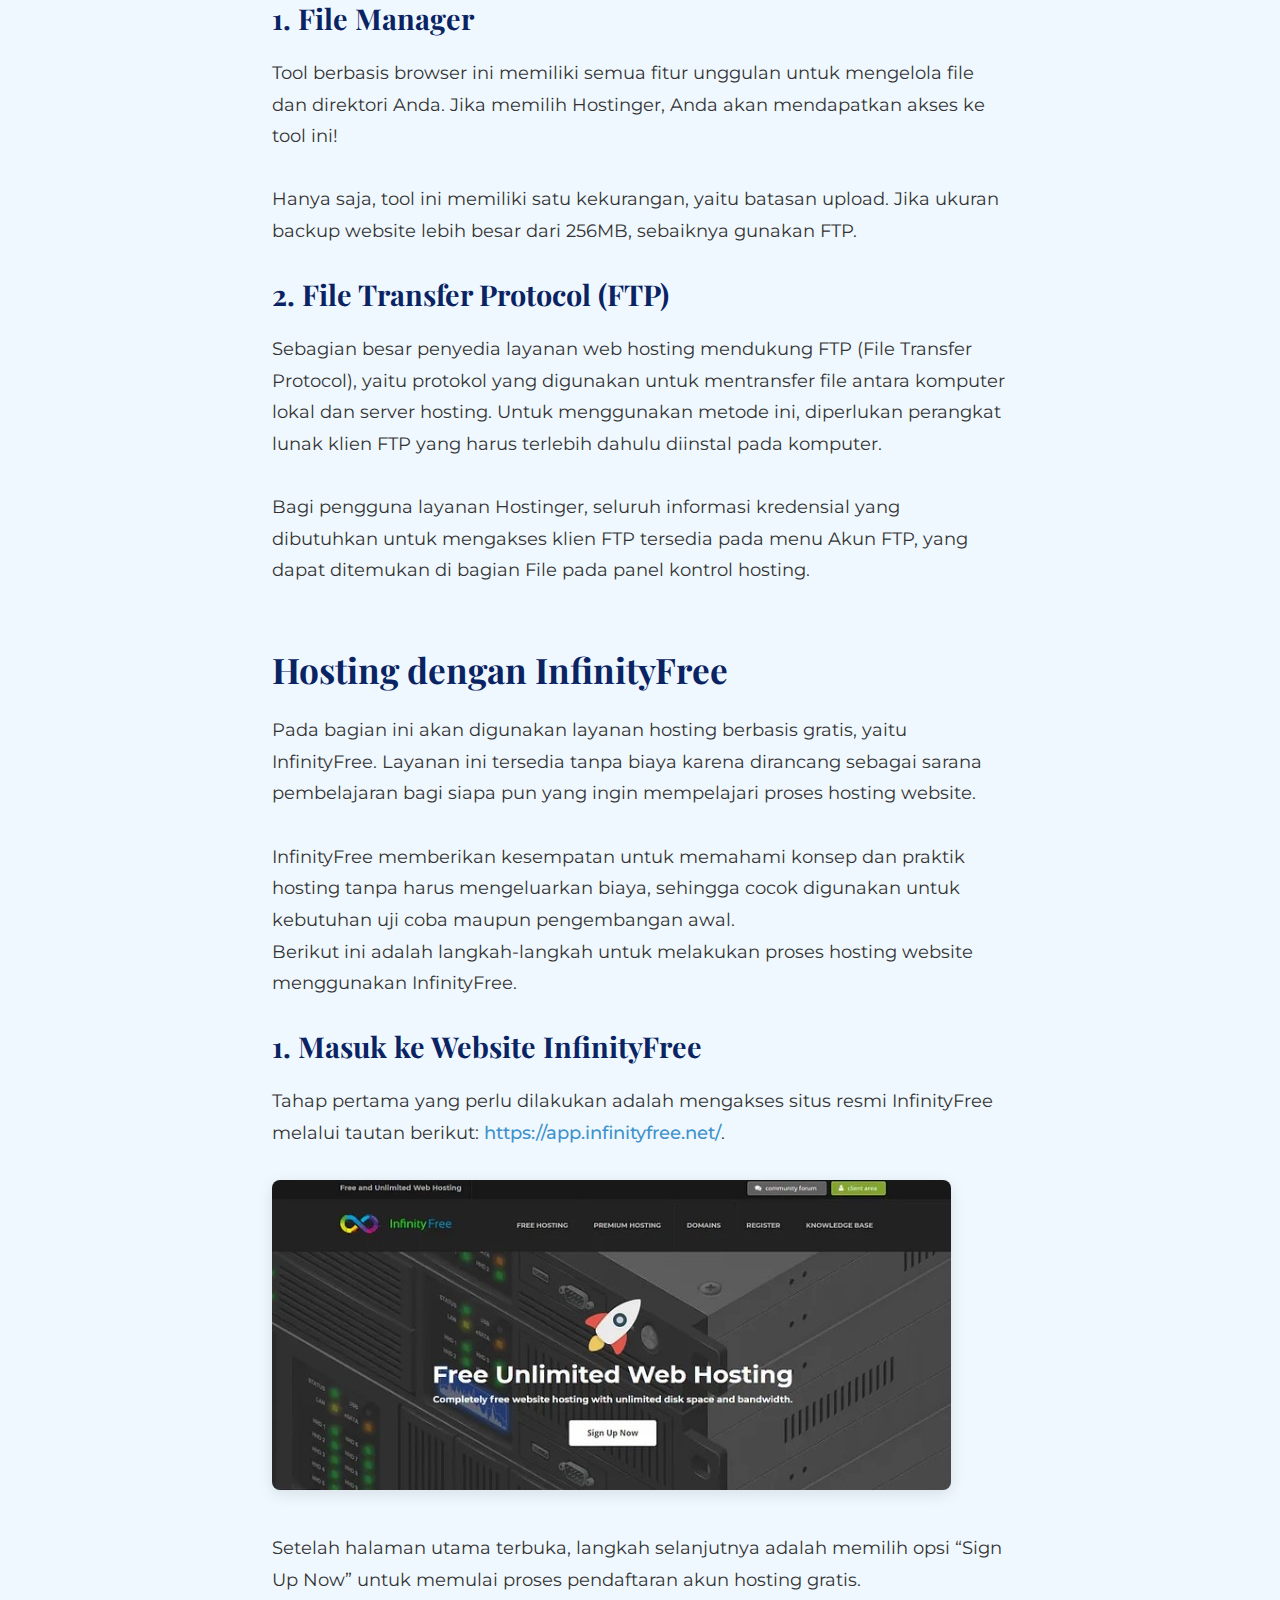
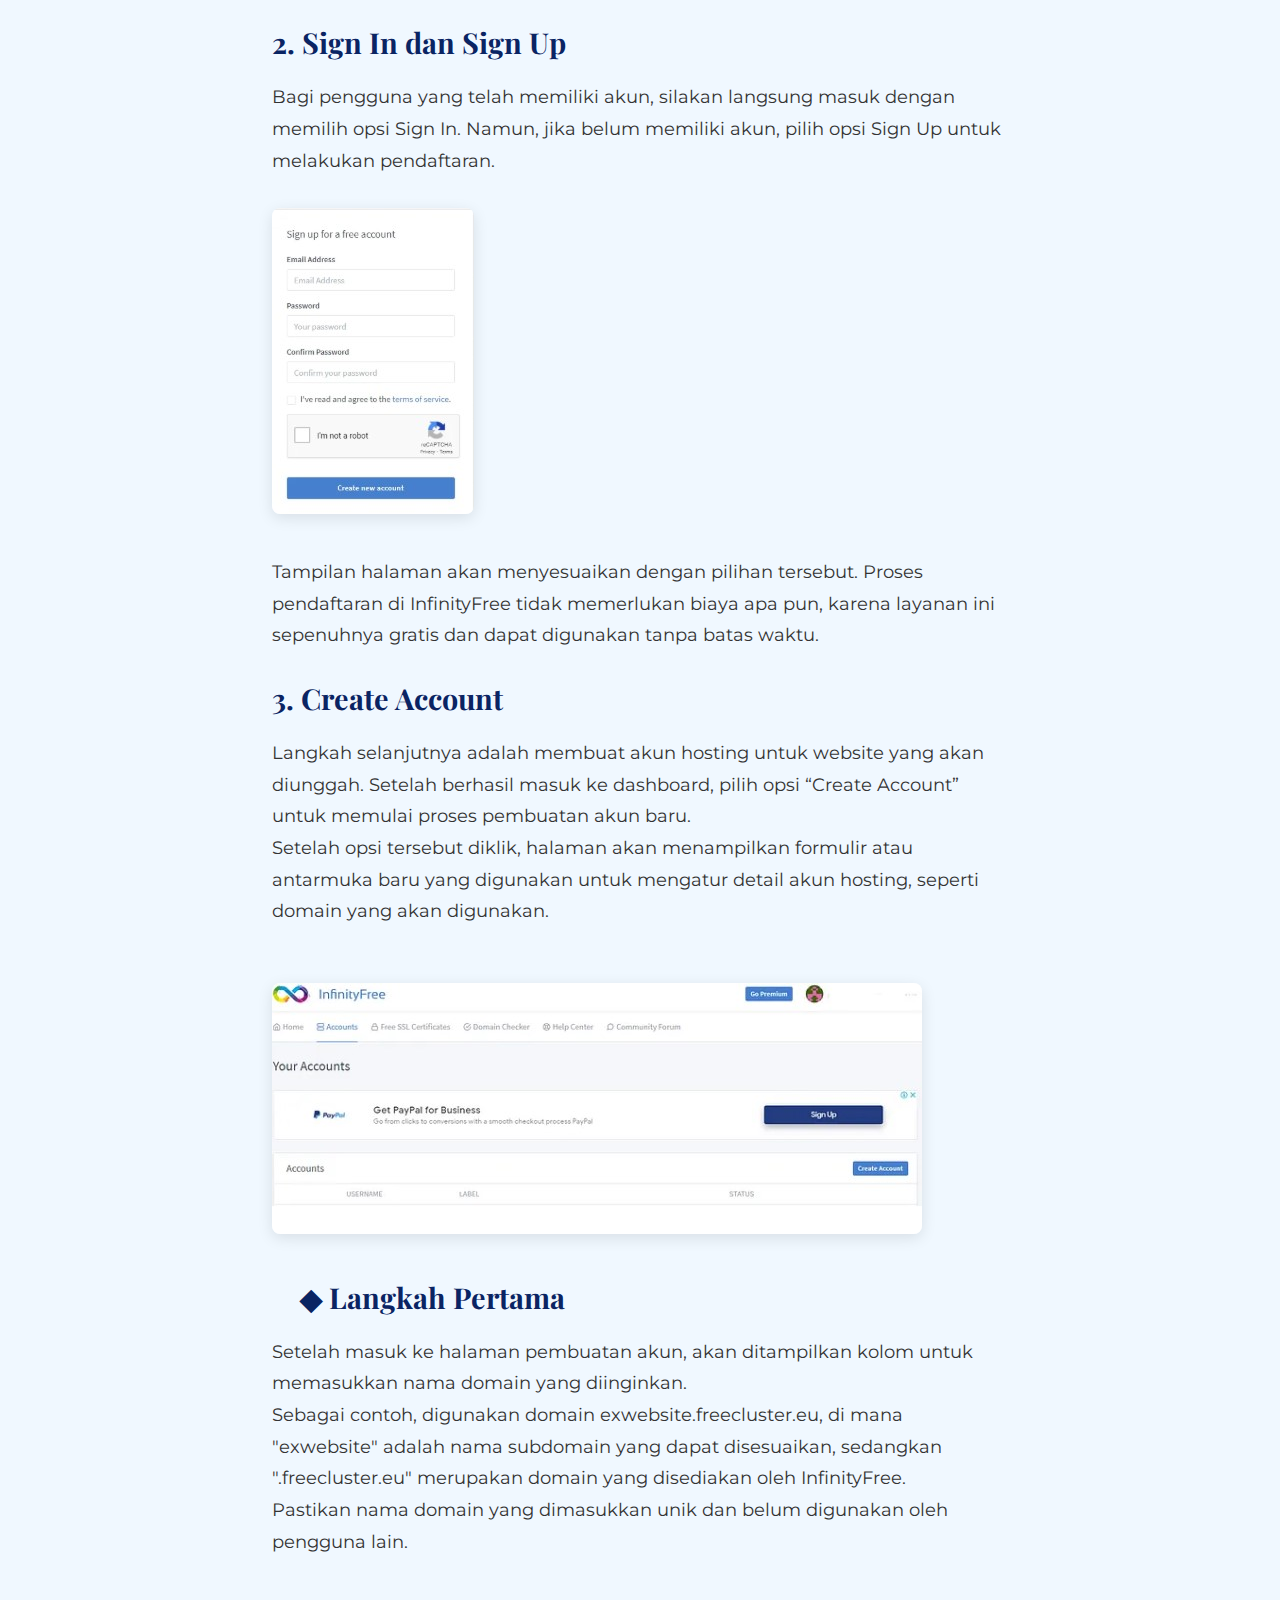
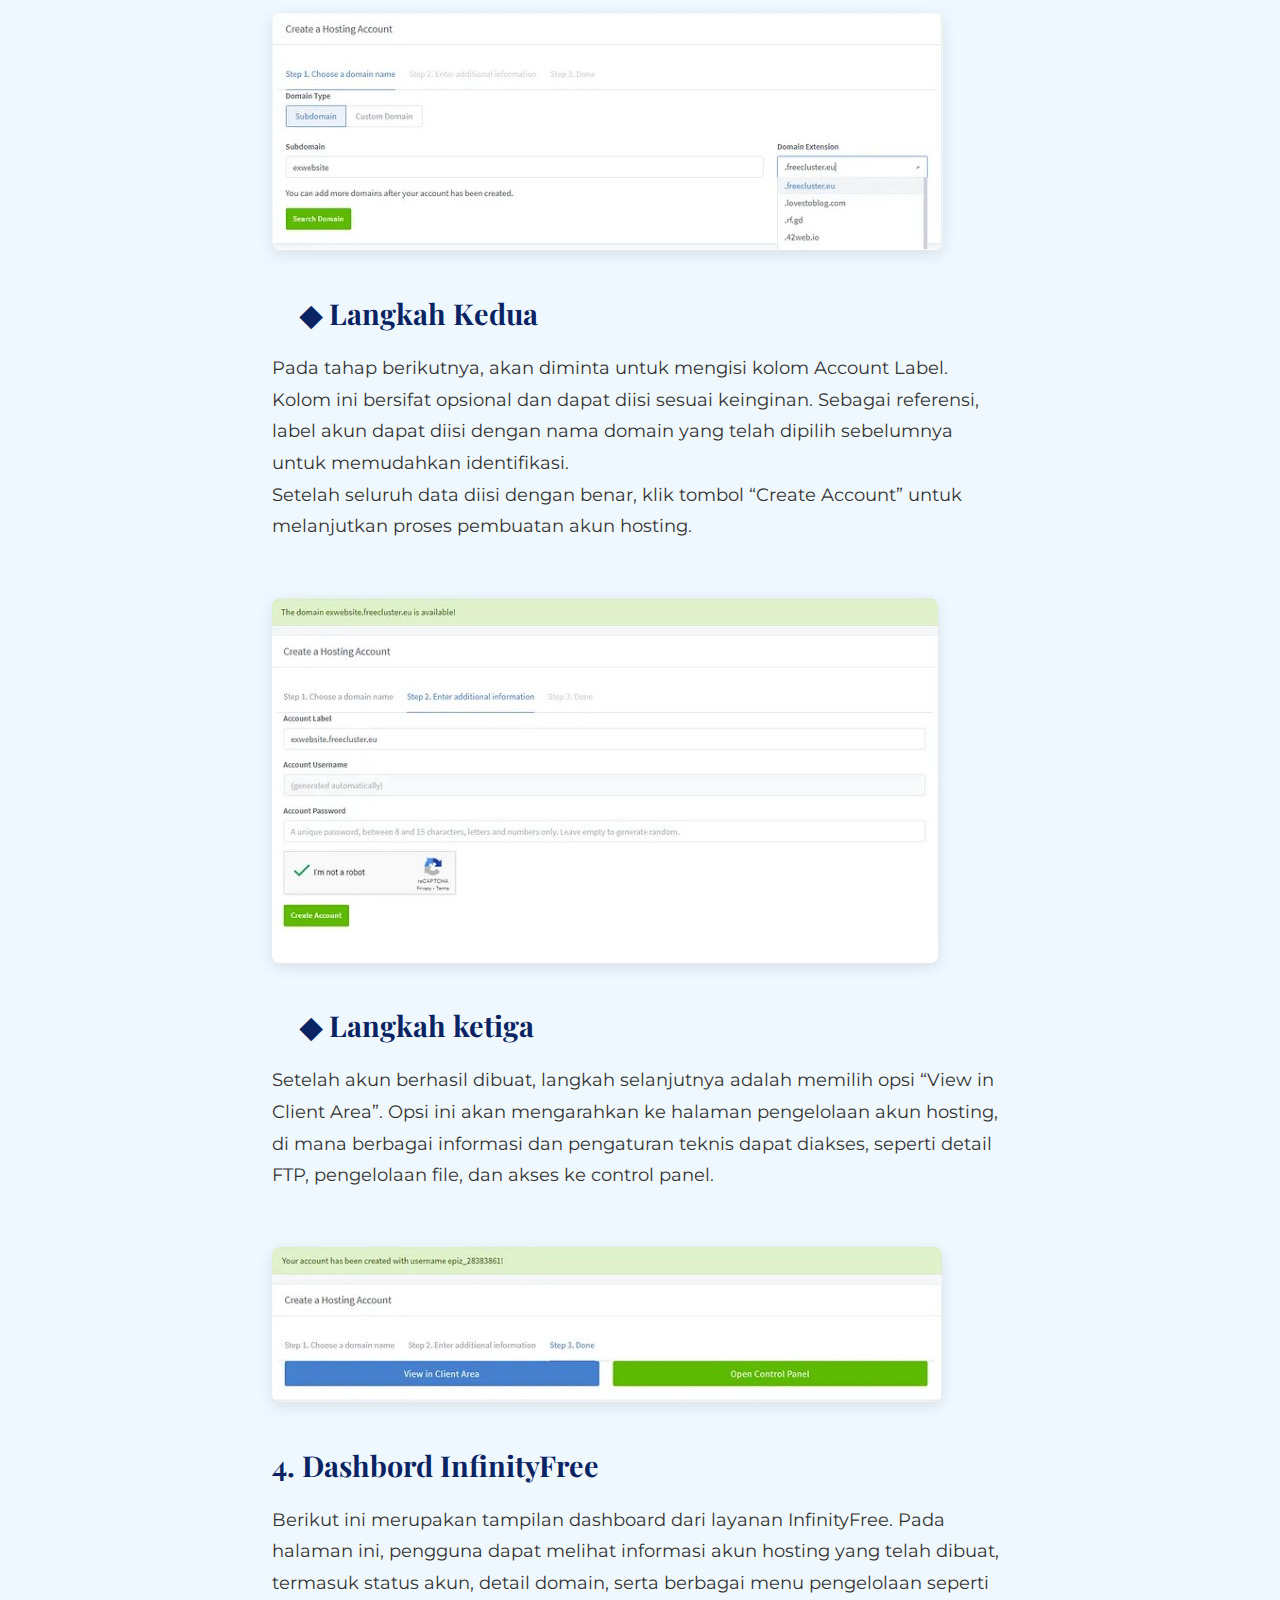
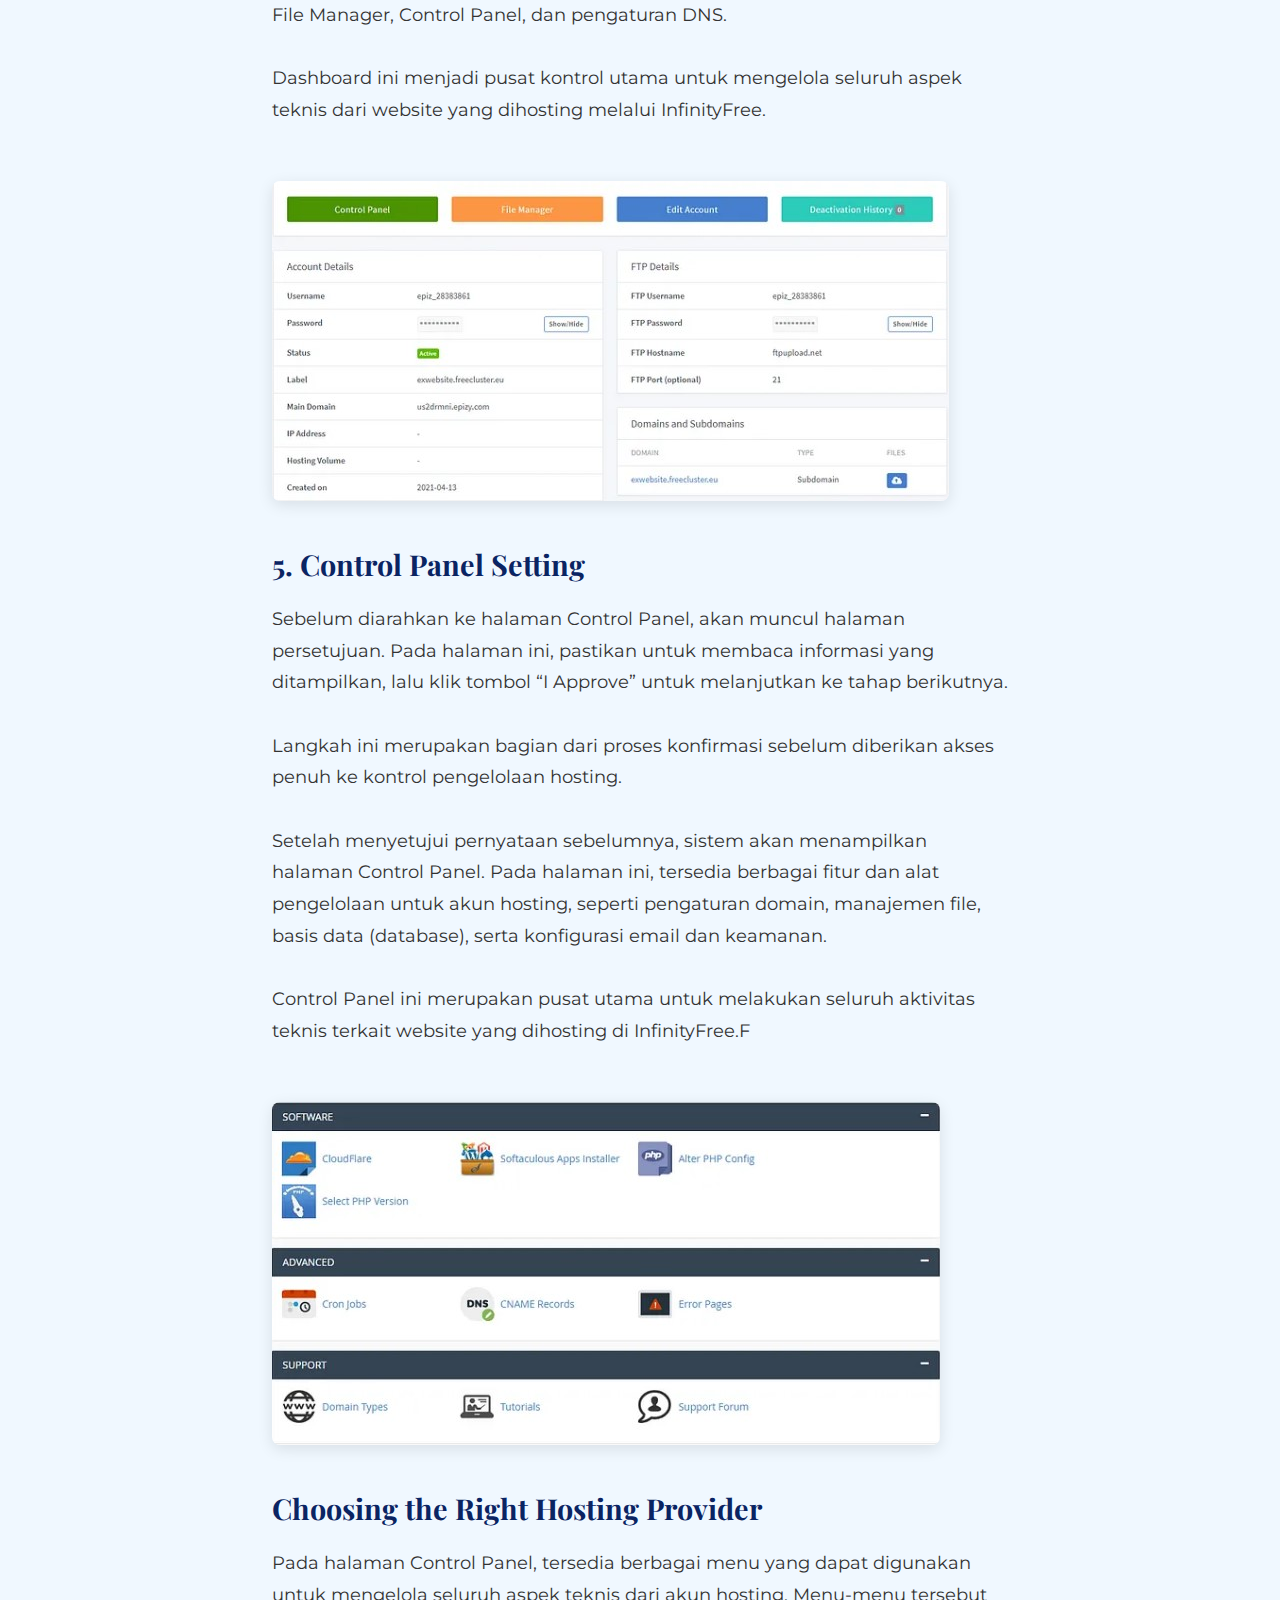
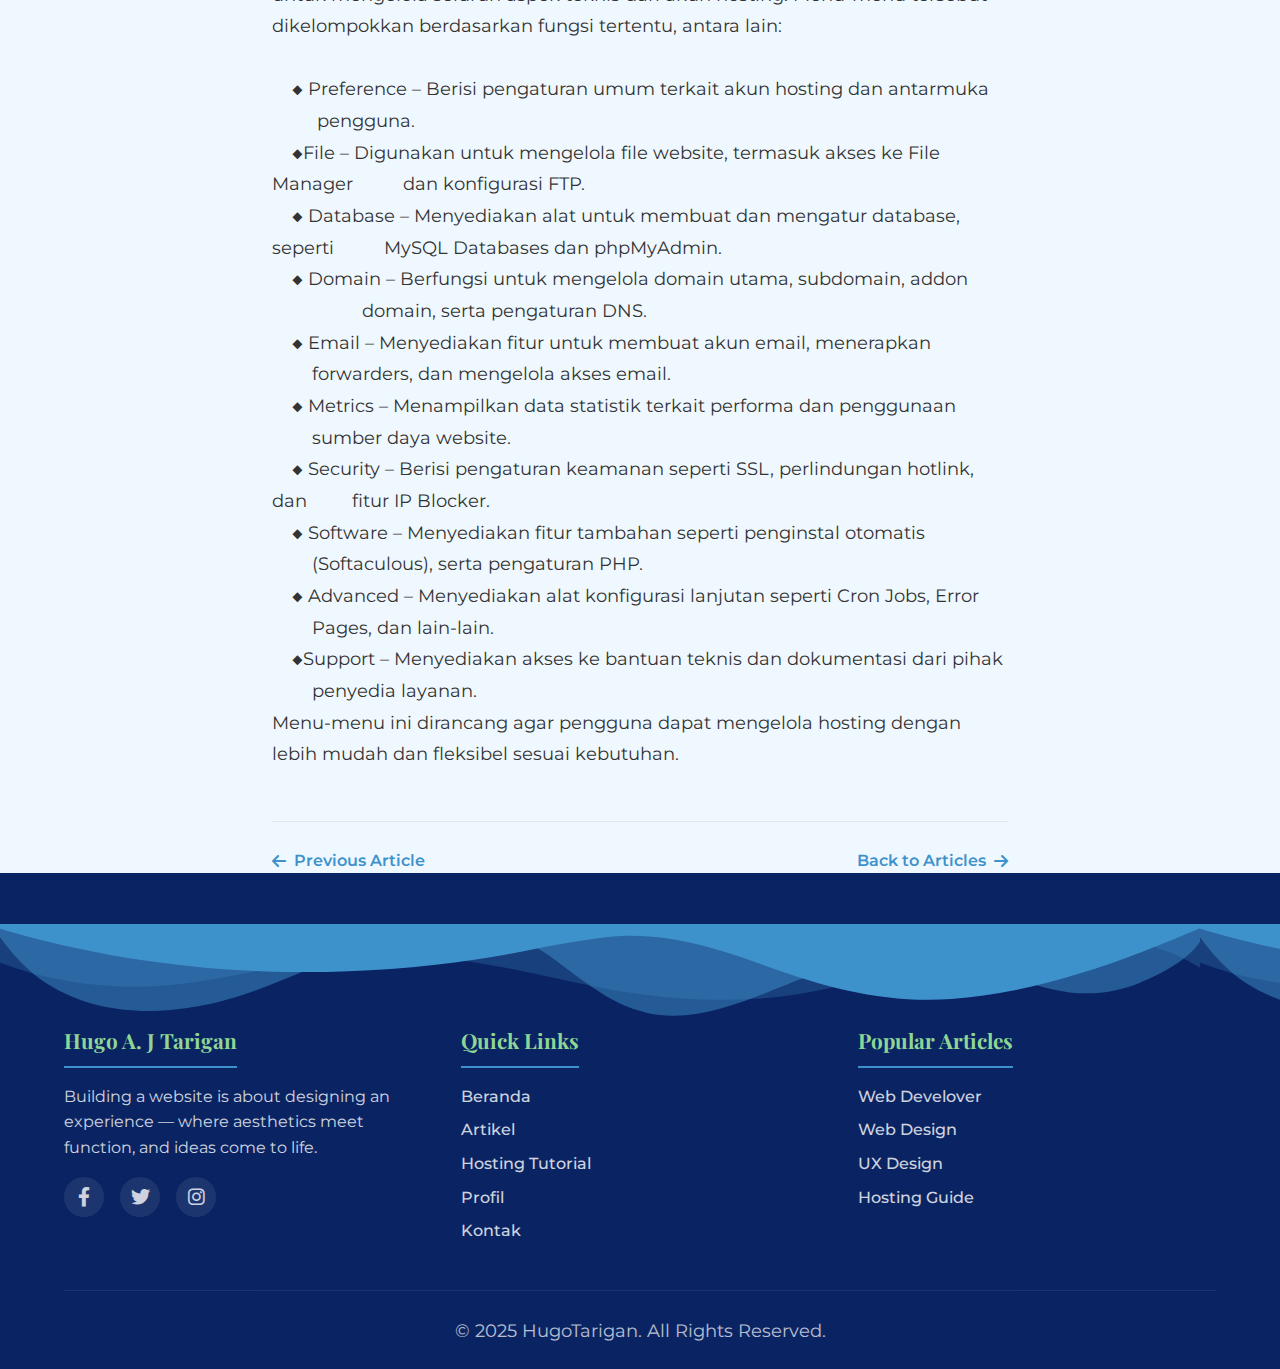
<file: WEBSITE/articles/hosting-guide.html>
<!DOCTYPE html>
<html lang="en">

<head>
    <meta charset="UTF-8">
    <meta name="viewport" content="width=device-width, initial-scale=1.0">
    <title>Panduan Lengkap Hosting Website: Gratis hingga Berbayar, Semua Bisa!</title>
    <meta name="description" content="Panduan Lengkap Hosting Website: Gratis hingga Berbayar, Semua Bisa!">
    <link
        href="https://fonts.googleapis.com/css2?family=Playfair+Display:wght@400;700&family=Montserrat:wght@400;500;600&display=swap"
        rel="stylesheet">
    <link rel="stylesheet" href="https://cdnjs.cloudflare.com/ajax/libs/font-awesome/6.0.0-beta3/css/all.min.css">
    <link rel="stylesheet" href="../css/style.css">
</head>

<body>
    <!-- Loading Bar -->
    <div class="loading-bar"></div>

    <!-- Dark Mode Toggle -->
    <div class="theme-toggle" id="themeToggle">
        <i class="fas fa-moon"></i>
    </div>

    <!-- Back to Top Button -->
    <a href="#" class="back-to-top" id="backToTop">
        <i class="fas fa-arrow-up"></i>
    </a>

    <!-- Header -->
    <header>
        <div class="container header-container">
            <div class="logo">
                <span class="logo-icon"><i class="fas fa-water"></i></span>
                <a href="../index.html" class="logo-text">HugoTarigan</a>
            </div>
            <button class="mobile-menu-btn" id="mobileMenuBtn">
                <i class="fas fa-bars"></i>
            </button>
            <nav class="nav-menu" id="navMenu">
                <ul>
                    <li><a href="../index.html">Beranda</a></li>
                    <li><a href="../index.html#blog">Artikel</a></li>
                    <li><a href="../index.html#tutorial">Tutorial Hosting</a></li>
                    <li><a href="../index.html#about">Profil</a></li>
                    <li><a href="../index.html#contact">Kontak</a></li>
                    <li>
                        <div class="current-time" id="currentTime"></div>
                    </li>
                    <li>
                        <div class="language-selector">
                            <button class="language-btn" id="languageBtn">
                                <i class="fas fa-globe"></i> EN
                            </button>
                            <div class="language-dropdown" id="languageDropdown">
                                <a href="#" data-lang="en">English</a>
                                <a href="#" data-lang="id">Indonesia</a>
                            </div>
                        </div>
                    </li>
                </ul>
            </nav>
        </div>
    </header>

    <!-- Article Content -->
    <article class="article-page">
        <div class="article-header">
            <img src="../images/ho1.jpg" class="article-header-image">
            <div class="article-header-content">
                <h1 data-en="Dari Lokal ke Online: Tutorial Hosting dalam Dunia Web"
                    data-id="Dari Lokal ke Online: Tutorial Hosting dalam Dunia Web">Dari Lokal ke Online: Tutorial
                    Hosting dalam Dunia Web</h1>
                <div class="article-meta">
                    <span><i class="far fa-calendar-alt"></i> <span id="article-date"></span></span>
                    <span><i class="far fa-comment"></i></span>
                    <span><i class="far fa-clock"></i></span>
                </div>
            </div>
        </div>


        <!-- ARTIKEL -->

        <div class="article-content container">
            <img src="../images/ho2.jpg">
            <p data-en="" data-id="">Agar sebuah situs dapat diakses secara daring, diperlukan proses hosting website.
                Hosting merupakan langkah penting untuk menempatkan file dan struktur situs ke dalam server agar dapat
                diakses melalui jaringan internet.<br><br>

                Pembahasan berikut akan menguraikan tahapan-tahapan dalam mengunggah website menggunakan beberapa alat
                bantu (tools) yang umum digunakan. Setiap langkah disusun secara sistematis untuk memudahkan proses
                implementasi.</p>
            <p data-en="" data-id="">&nbsp;&nbsp;&nbsp;&nbsp; 1. Pilih web hosting yang andal dan tepercaya<br>
                &nbsp;&nbsp;&nbsp;&nbsp; 2. Tentukan cara upload website<br>
                &nbsp;&nbsp;&nbsp;&nbsp; 3. Upload dan ekstrak file arsip website<br>
                &nbsp;&nbsp;&nbsp;&nbsp; 4. Pastikan semua file tersimpan di public_html<br>
                &nbsp;&nbsp;&nbsp;&nbsp; 5. Impor database MySQL<br>
                &nbsp;&nbsp;&nbsp;&nbsp; 6. Cek apakah website berhasil online</p>
            <p data-en="" data-id="">Namun, sebelum melanjutkan ke tahapan mengunggah website, terdapat beberapa hal
                yang perlu dipersiapkan terlebih dahulu:</p>
            <p data-en="" data-id="">&nbsp;&nbsp;&nbsp;&nbsp; 1. Login ke control panel akun hosting Anda.<br>
                &nbsp;&nbsp;&nbsp;&nbsp; 2. File website (biasanya dalam format arsip .zip atau .tar.gz) dan database
                (jika &nbsp;&nbsp; &nbsp;&nbsp; &nbsp;&nbsp; &nbsp;&nbsp; &nbsp;digunakan).<br>
                &nbsp;&nbsp;&nbsp;&nbsp; 3. Aplikasi FTP, seperti FileZilla, dan informasi login FTP (opsional).</p>

            <h2 data-en="" data-id="">Langkah 1: Pilih web hosting yang andal dan tepercaya</h2>
            <img src="../images/ho3.jpg">
            <p data-en="" data-id="">Membangun website dengan performa optimal tidak dapat dilakukan secara sembarangan.
                Salah satu faktor yang paling berpengaruh adalah kualitas layanan web hosting yang digunakan. Hosting
                yang baik akan menyediakan fitur-fitur unggulan yang mendukung proses pembuatan dan publikasi situs
                secara efisien.<br><br>

                Terdapat beberapa aspek penting yang perlu diperhatikan dalam memilih layanan hosting berkualitas, baik
                untuk durasi bulanan maupun paket tahunan dengan harga terjangkau:</p>
            <h3 data-en="" data-id="">1. Dukungan Pelanggan yang Responsif</h3>
            <p data-en="" data-id="">Layanan live support sangat penting, terutama ketika menghadapi kendala teknis.
                Ketika penyedia hosting tidak menyediakan fitur bantuan seperti live chat atau dukungan via telepon,
                proses penanganan masalah dapat menjadi lambat dan membingungkan. Kehadiran tim dukungan yang siap
                membantu selama 24 jam akan sangat mendukung kelancaran operasional website.</p>
            <h3 data-en="" data-id="">2. Kontrol Penuh terhadap Akun Hosting</h3>
            <p data-en="" data-id="">Kemampuan untuk mengelola akun hosting secara mandiri merupakan faktor krusial.
                Pembatasan akses dan fitur dapat menyulitkan pengelolaan situs, terutama setelah website berhasil
                dipublikasikan. Contoh yang sering dibandingkan adalah perbedaan antara WordPress.com (terbatas) dan
                WordPress.org (self-hosted), yang memberikan kontrol penuh terhadap file dan konfigurasi situs.</p>
            <h3 data-en="" data-id="">3. Skalabilitas Ruang dan Sumber Daya</h3>
            <p data-en="" data-id="">Website yang berkembang memerlukan sumber daya yang lebih besar. Oleh karena itu,
                penting untuk memastikan bahwa penyedia hosting menawarkan opsi peningkatan layanan, seperti VPS atau
                cloud hosting. Ketersediaan ruang dan daya tambahan akan sangat membantu ketika traffic website
                meningkat secara signifikan.</p>
            <h3 data-en="" data-id="">4. Jaminan Uang Kembali</h3>
            <p data-en="" data-id="">Untuk menghindari risiko kerugian, pilih penyedia hosting yang memiliki kebijakan
                jaminan uang kembali. Fitur ini memungkinkan pengguna untuk mencoba layanan dalam jangka waktu tertentu
                dan memberikan rasa aman sebelum memutuskan untuk berlangganan secara penuh.

            </p>
            <h3 data-en="" data-id="">5. Penawaran Tambahan yang Bernilai Lebih</h3>
            <p data-en="" data-id="">Paket hosting yang disertai dengan berbagai fitur tambahan akan memberikan
                keuntungan lebih. Beberapa penyedia menawarkan domain gratis, promo harga, serta sertifikat SSL gratis
                seumur hidup. Memilih layanan dengan nilai tambah yang lengkap akan sangat bermanfaat dalam jangka
                panjang.
            </p>

            <h2 data-en="" data-id="">Langkah 2: Pilih cara upload website</h2>
            <img src="../images/ho4.jpg">
            <p data-en="" data-id="">Langkah berikutnya adalah menentukan alat (tool) yang tepat untuk mengunggah dan
                mengaktifkan website agar dapat diakses secara daring. Pemilihan tool yang sesuai akan mempermudah
                proses publikasi situs, terutama dalam hal pengelolaan file dan koneksi ke server.</p>
            <h3 data-en="" data-id="">1. File Manager</h3>
            <p data-en="" data-id="">Tool berbasis browser ini memiliki semua fitur unggulan untuk mengelola file dan
                direktori Anda. Jika memilih Hostinger, Anda akan mendapatkan akses ke tool ini!<br><br>

                Hanya saja, tool ini memiliki satu kekurangan, yaitu batasan upload. Jika ukuran backup website lebih
                besar dari 256MB, sebaiknya gunakan FTP.</p>
            <h3 data-en="" data-id="">2. File Transfer Protocol (FTP)</h3>
            <p data-en="" data-id="">Sebagian besar penyedia layanan web hosting mendukung FTP (File Transfer Protocol),
                yaitu protokol yang digunakan untuk mentransfer file antara komputer lokal dan server hosting. Untuk
                menggunakan metode ini, diperlukan perangkat lunak klien FTP yang harus terlebih dahulu diinstal pada
                komputer.<br><br>

                Bagi pengguna layanan Hostinger, seluruh informasi kredensial yang dibutuhkan untuk mengakses klien FTP
                tersedia pada menu Akun FTP, yang dapat ditemukan di bagian File pada panel kontrol hosting.<br><br></p>

            <h2 data-en="" data-id="">Hosting dengan InfinityFree</h2>
            <p data-en="" data-id="">Pada bagian ini akan digunakan layanan hosting berbasis gratis, yaitu InfinityFree.
                Layanan ini tersedia tanpa biaya karena dirancang sebagai sarana pembelajaran bagi siapa pun yang ingin
                mempelajari proses hosting website.<br><br>

                InfinityFree memberikan kesempatan untuk memahami konsep dan praktik hosting tanpa harus mengeluarkan
                biaya, sehingga cocok digunakan untuk kebutuhan uji coba maupun pengembangan awal.<br>

                Berikut ini adalah langkah-langkah untuk melakukan proses hosting website menggunakan InfinityFree.</p>

            <h3 data-en="" data-id="">1. Masuk ke Website InfinityFree</h3>
            <p data-en="" data-id="">Tahap pertama yang perlu dilakukan adalah mengakses situs resmi InfinityFree
                melalui tautan berikut: <a href="https://app.infinityfree.net/">https://app.infinityfree.net/</a>.
                <img src="../images/ho7.jpg">
                Setelah halaman utama terbuka, langkah selanjutnya adalah memilih opsi “Sign Up Now” untuk memulai
                proses pendaftaran akun hosting gratis.
            </p>
            <h3 data-en="" data-id="">2. Sign In dan Sign Up</h3>
            <p data-en="" data-id="">Bagi pengguna yang telah memiliki akun, silakan langsung masuk dengan memilih opsi
                Sign In. Namun, jika belum memiliki akun, pilih opsi Sign Up untuk melakukan pendaftaran.<br>
                <img src="../images/ho8.jpg">

                <br>Tampilan halaman akan menyesuaikan dengan pilihan tersebut. Proses pendaftaran di InfinityFree tidak
                memerlukan biaya apa pun, karena layanan ini sepenuhnya gratis dan dapat digunakan tanpa batas waktu.
            </p>
            <h3 data-en="" data-id="">3. Create Account</h3>
            <p data-en="" data-id="">Langkah selanjutnya adalah membuat akun hosting untuk website yang akan diunggah.
                Setelah berhasil masuk ke dashboard, pilih opsi “Create Account” untuk memulai proses pembuatan akun
                baru.<br>

                Setelah opsi tersebut diklik, halaman akan menampilkan formulir atau antarmuka baru yang digunakan untuk
                mengatur detail akun hosting, seperti domain yang akan digunakan.</p>
            <img src="../images/ho9.jpg">
            <h3 data-en="" data-id="">&nbsp;&nbsp;&nbsp;&nbsp;&#9670; Langkah Pertama</h3>
            <p data-en="" data-id="">Setelah masuk ke halaman pembuatan akun, akan ditampilkan kolom untuk memasukkan
                nama domain yang diinginkan.<br>

                Sebagai contoh, digunakan domain exwebsite.freecluster.eu, di mana "exwebsite" adalah nama subdomain
                yang dapat disesuaikan, sedangkan ".freecluster.eu" merupakan domain yang disediakan oleh
                InfinityFree.<br>

                Pastikan nama domain yang dimasukkan unik dan belum digunakan oleh pengguna lain.</p>
            <img src="../images/ho10.jpg">
            <h3 data-en="" data-id="">&nbsp;&nbsp;&nbsp;&nbsp;&#9670; Langkah Kedua</h3>
            <p data-en="" data-id="">Pada tahap berikutnya, akan diminta untuk mengisi kolom Account Label. Kolom ini
                bersifat opsional dan dapat diisi sesuai keinginan. Sebagai referensi, label akun dapat diisi dengan
                nama domain yang telah dipilih sebelumnya untuk memudahkan identifikasi.<br>

                Setelah seluruh data diisi dengan benar, klik tombol “Create Account” untuk melanjutkan proses pembuatan
                akun hosting.</p>
            <img src="../images/ho11.jpg">
            <h3 data-en="" data-id="">&nbsp;&nbsp;&nbsp;&nbsp;&#9670; Langkah ketiga</h3>
            <p data-en="" data-id="">Setelah akun berhasil dibuat, langkah selanjutnya adalah memilih opsi “View in
                Client Area”. Opsi ini akan mengarahkan ke halaman pengelolaan akun hosting, di mana berbagai informasi
                dan pengaturan teknis dapat diakses, seperti detail FTP, pengelolaan file, dan akses ke control panel.
            </p>
            <img src="../images/ho12.jpg">

            <h3 data -en="" data-id="">4. Dashbord InfinityFree</h3>
            <p data-en="" data-id="">Berikut ini merupakan tampilan dashboard dari layanan InfinityFree. Pada halaman
                ini, pengguna dapat melihat informasi akun hosting yang telah dibuat, termasuk status akun, detail
                domain, serta berbagai menu pengelolaan seperti File Manager, Control Panel, dan pengaturan DNS.<br><br>

                Dashboard ini menjadi pusat kontrol utama untuk mengelola seluruh aspek teknis dari website yang
                dihosting melalui InfinityFree.</p>
            <img src="../images/ho13.jpg">
            <h3 data-en="" data-id="">5. Control Panel Setting</h3>
            <p data-en="" data-id="">Sebelum diarahkan ke halaman Control Panel, akan muncul halaman persetujuan. Pada
                halaman ini, pastikan untuk membaca informasi yang ditampilkan, lalu klik tombol “I Approve” untuk
                melanjutkan ke tahap berikutnya.<br><br>

                Langkah ini merupakan bagian dari proses konfirmasi sebelum diberikan akses penuh ke kontrol pengelolaan
                hosting.<br><br>
                Setelah menyetujui pernyataan sebelumnya, sistem akan menampilkan halaman Control Panel. Pada halaman
                ini, tersedia berbagai fitur dan alat pengelolaan untuk akun hosting, seperti pengaturan domain,
                manajemen file, basis data (database), serta konfigurasi email dan keamanan.<br><br>

                Control Panel ini merupakan pusat utama untuk melakukan seluruh aktivitas teknis terkait website yang
                dihosting di InfinityFree.F

            </p>
            <img src="../images/ho14.jpg">


            <h3 data-en="" data-id="">Choosing the Right Hosting Provider</h3>
            <p data-en="" data-id="">Pada halaman Control Panel, tersedia berbagai menu yang dapat digunakan untuk
                mengelola seluruh aspek teknis dari akun hosting. Menu-menu tersebut dikelompokkan berdasarkan fungsi
                tertentu, antara lain:<br><br>

                &nbsp;&nbsp;&nbsp;&nbsp;&#9670; Preference – Berisi pengaturan umum terkait akun hosting dan antarmuka
                &nbsp;&nbsp;&nbsp;&nbsp;&nbsp;&nbsp;&nbsp;&nbsp;
                pengguna.<br>

                &nbsp;&nbsp;&nbsp;&nbsp;&#9670;File – Digunakan untuk mengelola file website, termasuk akses ke File
                Manager &nbsp;&nbsp;&nbsp;&nbsp;&nbsp;&nbsp;&nbsp;&nbsp; dan konfigurasi FTP.<br>

                &nbsp;&nbsp;&nbsp;&nbsp;&#9670; Database – Menyediakan alat untuk membuat dan mengatur database, seperti
                &nbsp;&nbsp;&nbsp;&nbsp;&nbsp;&nbsp;&nbsp;&nbsp;
                MySQL Databases dan phpMyAdmin.<br>

                &nbsp;&nbsp;&nbsp;&nbsp;&#9670; Domain – Berfungsi untuk mengelola domain utama, subdomain, addon
                &nbsp;&nbsp;&nbsp;&nbsp;&nbsp;&nbsp;&nbsp;&nbsp;
                &nbsp;&nbsp;&nbsp;&nbsp;&nbsp;&nbsp;&nbsp;&nbsp; domain, serta pengaturan DNS.<br>

                &nbsp;&nbsp;&nbsp;&nbsp;&#9670; Email – Menyediakan fitur untuk membuat akun email, menerapkan
                &nbsp;&nbsp;&nbsp;&nbsp;&nbsp;&nbsp;&nbsp;&nbsp;forwarders, dan mengelola akses email.<br>

                &nbsp;&nbsp;&nbsp;&nbsp;&#9670; Metrics – Menampilkan data statistik terkait performa dan penggunaan
                &nbsp;&nbsp;&nbsp;&nbsp;&nbsp;&nbsp;&nbsp;&nbsp;sumber daya website.<br>

                &nbsp;&nbsp;&nbsp;&nbsp;&#9670; Security – Berisi pengaturan keamanan seperti SSL, perlindungan hotlink,
                dan &nbsp;&nbsp;&nbsp;&nbsp;&nbsp;&nbsp;&nbsp;&nbsp;fitur IP Blocker.<br>

                &nbsp;&nbsp;&nbsp;&nbsp;&#9670; Software – Menyediakan fitur tambahan seperti penginstal otomatis
                &nbsp;&nbsp;&nbsp;&nbsp;&nbsp;&nbsp;&nbsp;&nbsp;(Softaculous), serta pengaturan PHP.<br>

                &nbsp;&nbsp;&nbsp;&nbsp;&#9670; Advanced – Menyediakan alat konfigurasi lanjutan seperti Cron Jobs,
                Error &nbsp;&nbsp;&nbsp;&nbsp;&nbsp;&nbsp;&nbsp;&nbsp;Pages, dan lain-lain.<br>

                &nbsp;&nbsp;&nbsp;&nbsp;&#9670;Support – Menyediakan akses ke bantuan teknis dan dokumentasi dari pihak
                &nbsp;&nbsp;&nbsp;&nbsp;&nbsp;&nbsp;&nbsp;&nbsp;penyedia layanan.<br>

                Menu-menu ini dirancang agar pengguna dapat mengelola hosting dengan lebih mudah dan fleksibel sesuai
                kebutuhan.</p>



            <div class="article-navigation">
                <a href="ux-design.html"><i class="fas fa-arrow-left"></i> <span data-en="Previous Article"
                        data-id="Artikel Sebelumnya">Previous Article</span></a>
                <a href="../index.html#blog" data-en="Back to Articles" data-id="Kembali ke Artikel">Back to Articles <i
                        class="fas fa-arrow-right"></i></a>
            </div>
        </div>
    </article>

    <!-- Footer with wave animation -->
    <footer>
        <div class="wave-container">
            <div class="wave"></div>
        </div>
        <div class="container">
            <div class="footer-content">
                <div class="footer-column">
                    <h3 data-en="Hugo A. J Tarigan" data-id="Hugo A.J Tarigan">Hugo A. J Tarigan</h3>
                    <p data-en="Building a website is about designing an experience — where aesthetics meet function, and ideas come to life."
                        data-id="Membangun website adalah merancang pengalaman — di mana estetika bertemu fungsi, dan ide menjadi nyata.">
                        Building a website is about designing an experience — where aesthetics meet function, and ideas
                        come to life.</p>
                    <div class="social-links">
                        <a href="#"><i class="fab fa-facebook-f"></i></a>
                        <a href="#"><i class="fab fa-twitter"></i></a>
                        <a href="#"><i class="fab fa-instagram"></i></a>
                    </div>
                </div>
                <div class="footer-column">
                    <h3 data-en="Quick Links" data-id="Tautan Cepat">Quick Links</h3>
                    <ul>
                        <li><a href="index.html" data-en="Home" data-id="Beranda">Beranda</a></li>
                        <li><a href="#blog" data-en="Articles" data-id="artikel">Artikel</a></li>
                        <li><a href="#tutorial" data-en="Hosting Tutorial" data-id="Tutorial Hosting">Hosting
                                Tutorial</a></li>
                        <li><a href="#about" data-en="About" data-id="Tentang">Profil</a></li>
                        <li><a href="#contact" data-en="Contact" data-id="Kontak">Kontak</a></li>
                    </ul>
                </div>
                <div class="footer-column">
                    <h3 data-en="Popular Articles" data-id="Artikel Populer">Popular Articles</h3>
                    <ul>
                        <li><a href="articles/web-development.html" data-en="Web Develover" data-id="Web Develover">Web
                                Develover</a></li>
                        <li><a href="articles/web-design.html" data-en="Web Design" data-id="Web Desiner">Web Design</a>
                        </li>
                        <li><a href="articles/ux-design.html" data-en="UX Design" data-id="UX Desiner">UX Design</a>
                        </li>
                        <li><a href="articles/hosting-guide.html" data-en="Hosting Guide"
                                data-id="Panduan Hosting">Hosting
                                Guide</a></li>
                    </ul>
                </div>
            </div>
            <div class="copyright">
                <p>&copy; 2025 HugoTarigan. <span data-en="All Rights Reserved." data-id="Seluruh Hak Cipta.">All Rights
                        Reserved.</span>
                    <!--| <span data-en="Designed with" data-id="Dirancang dengan">Designed with</span> -->
                    <!-- <i class="fas fa-heart" style="color: var(--seafoam);"></i> <span data-en="near the ocean"
                        data-id="di dekat laut">near the ocean</span> -->
                </p>
            </div>
        </div>
    </footer>

    <script src="../js/script.js"></script>
    <script>
        // Set article date
        document.getElementById('article-date').textContent = new Date(Date.now() - 86400000 * 7).toLocaleDateString();
    </script>
</body>

</html>
</file>
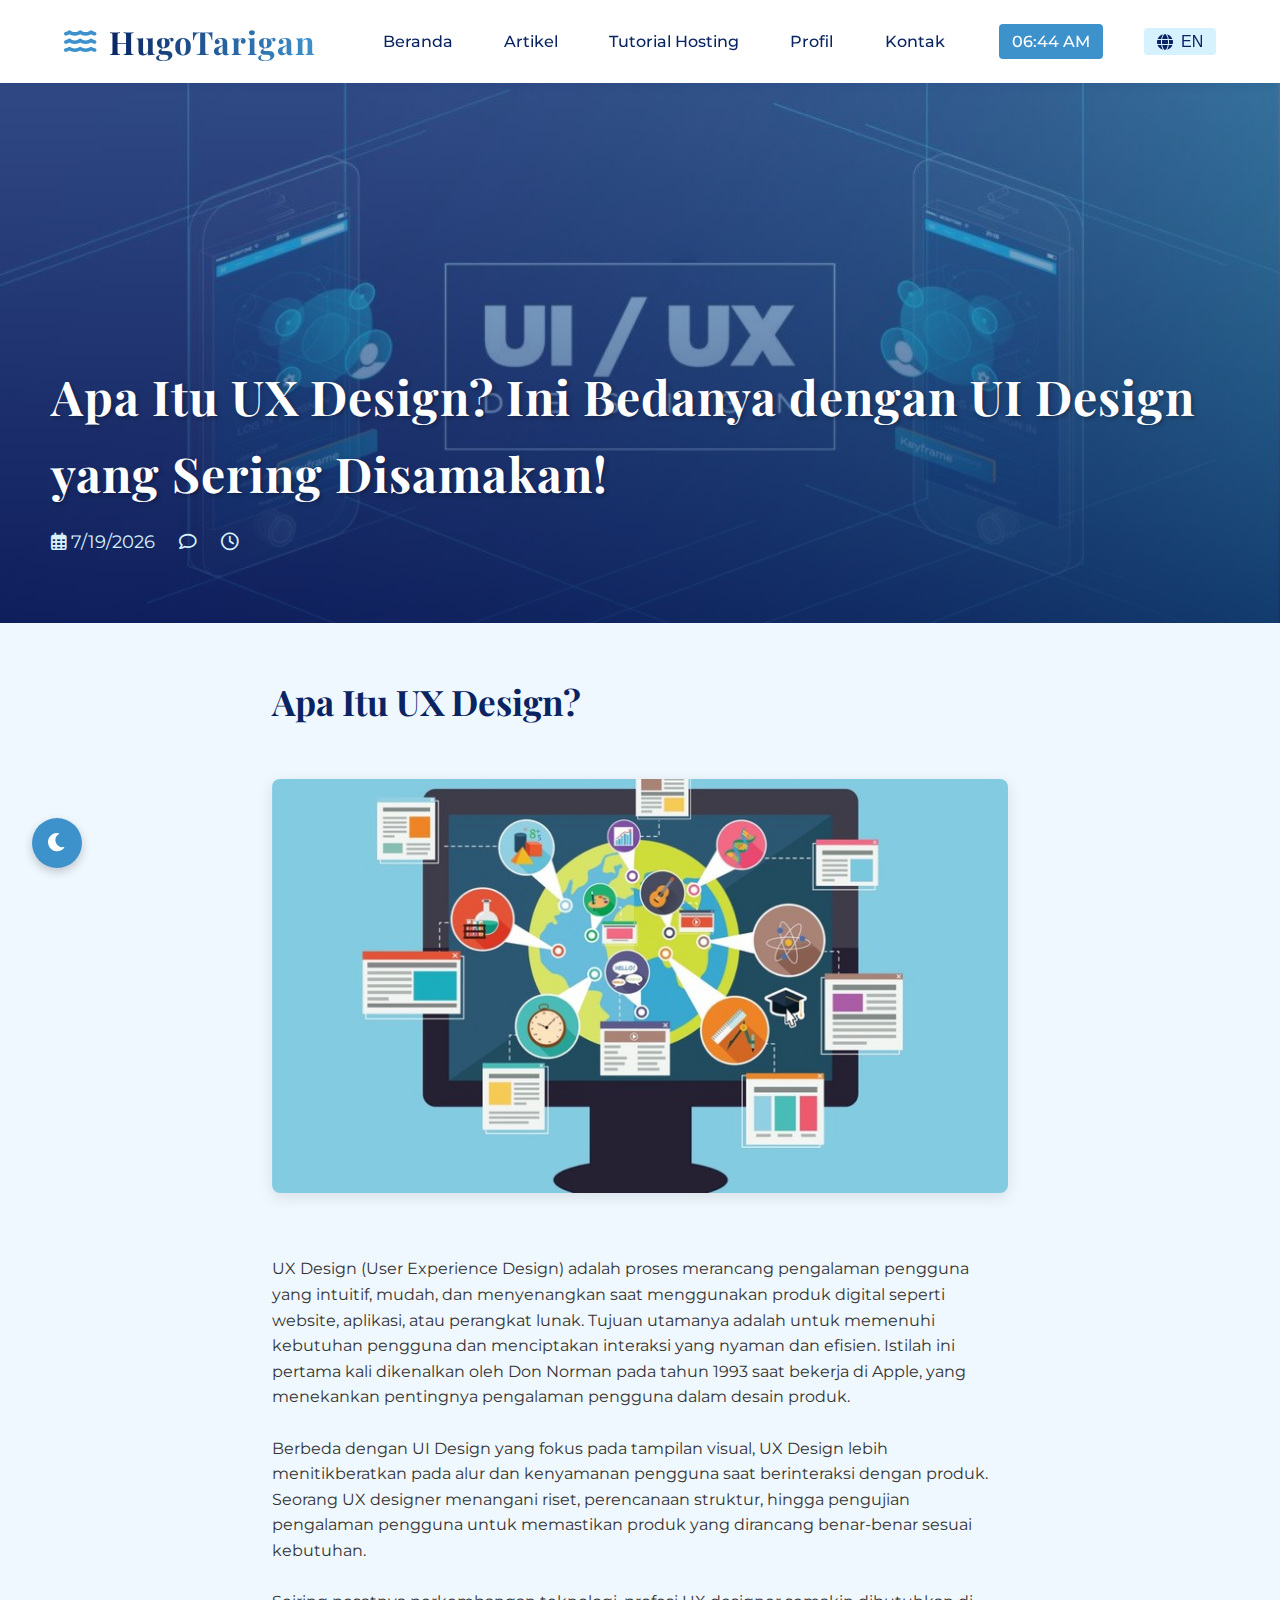
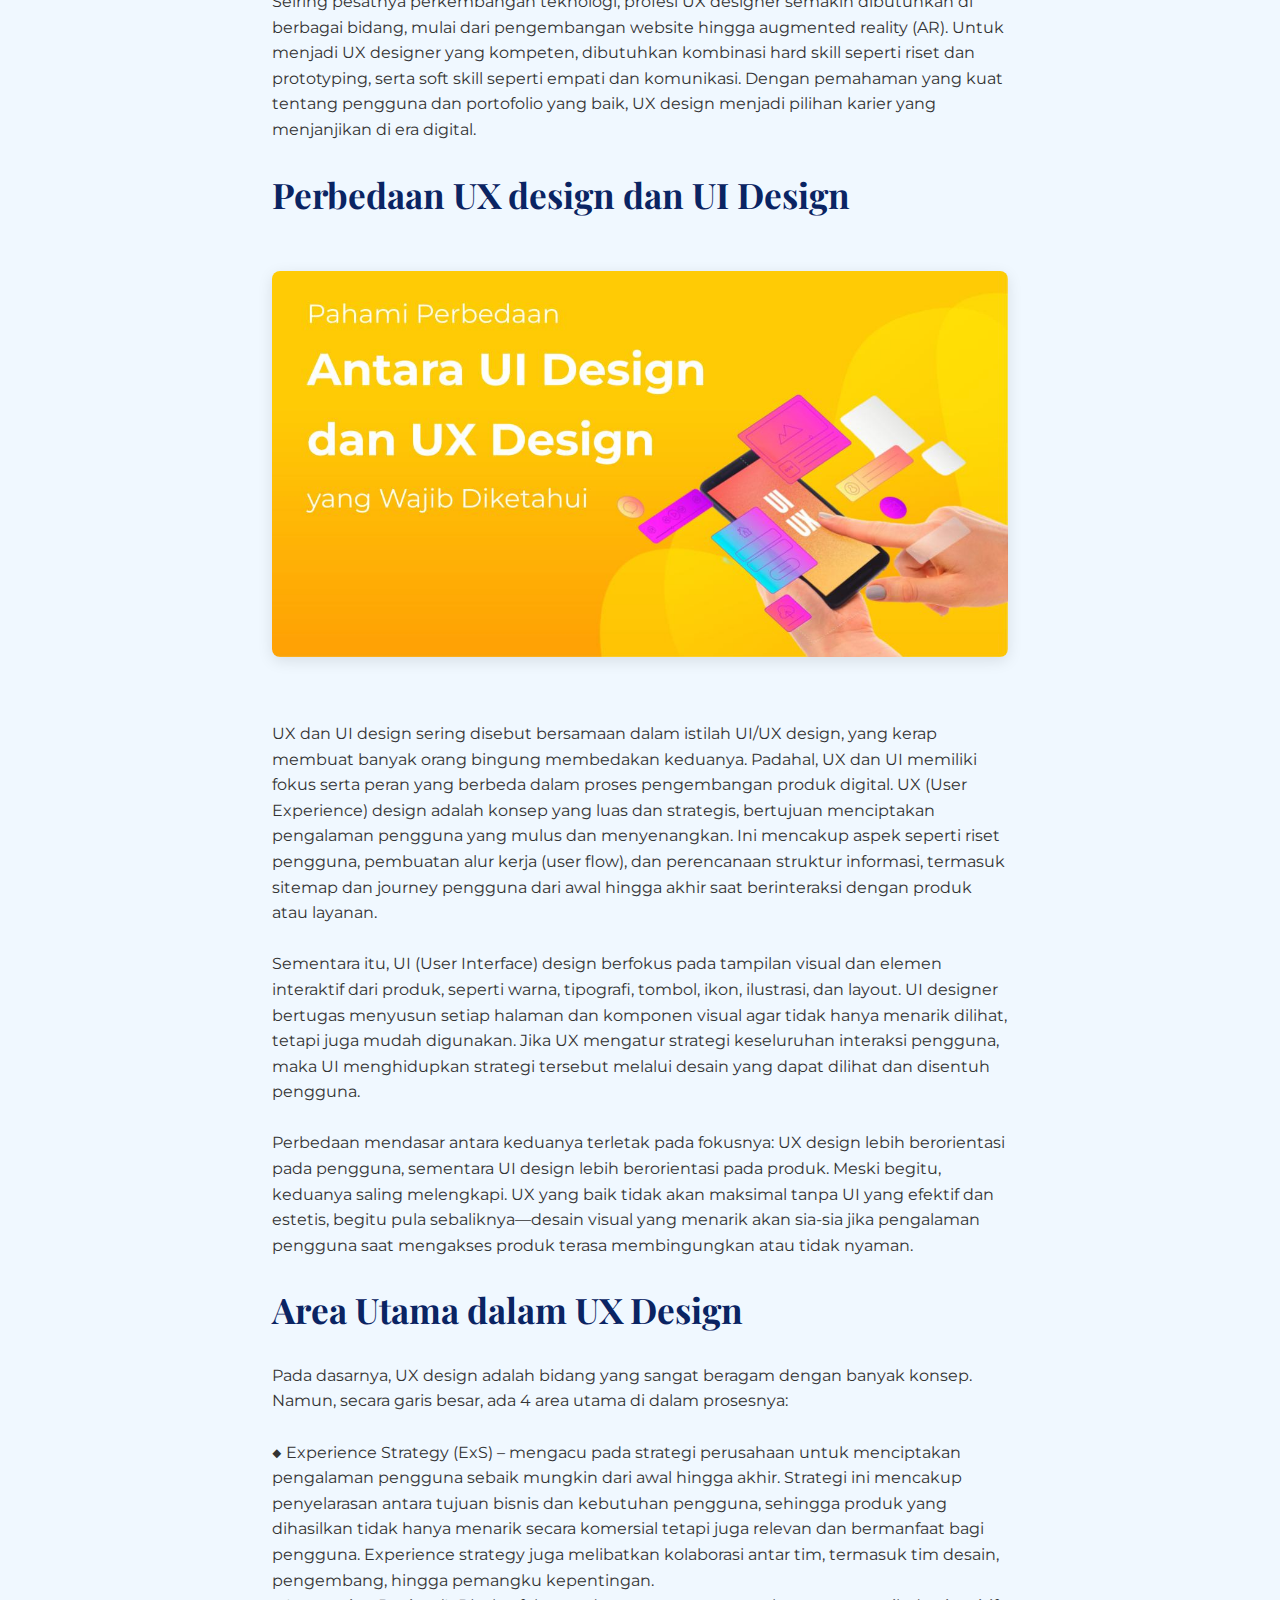
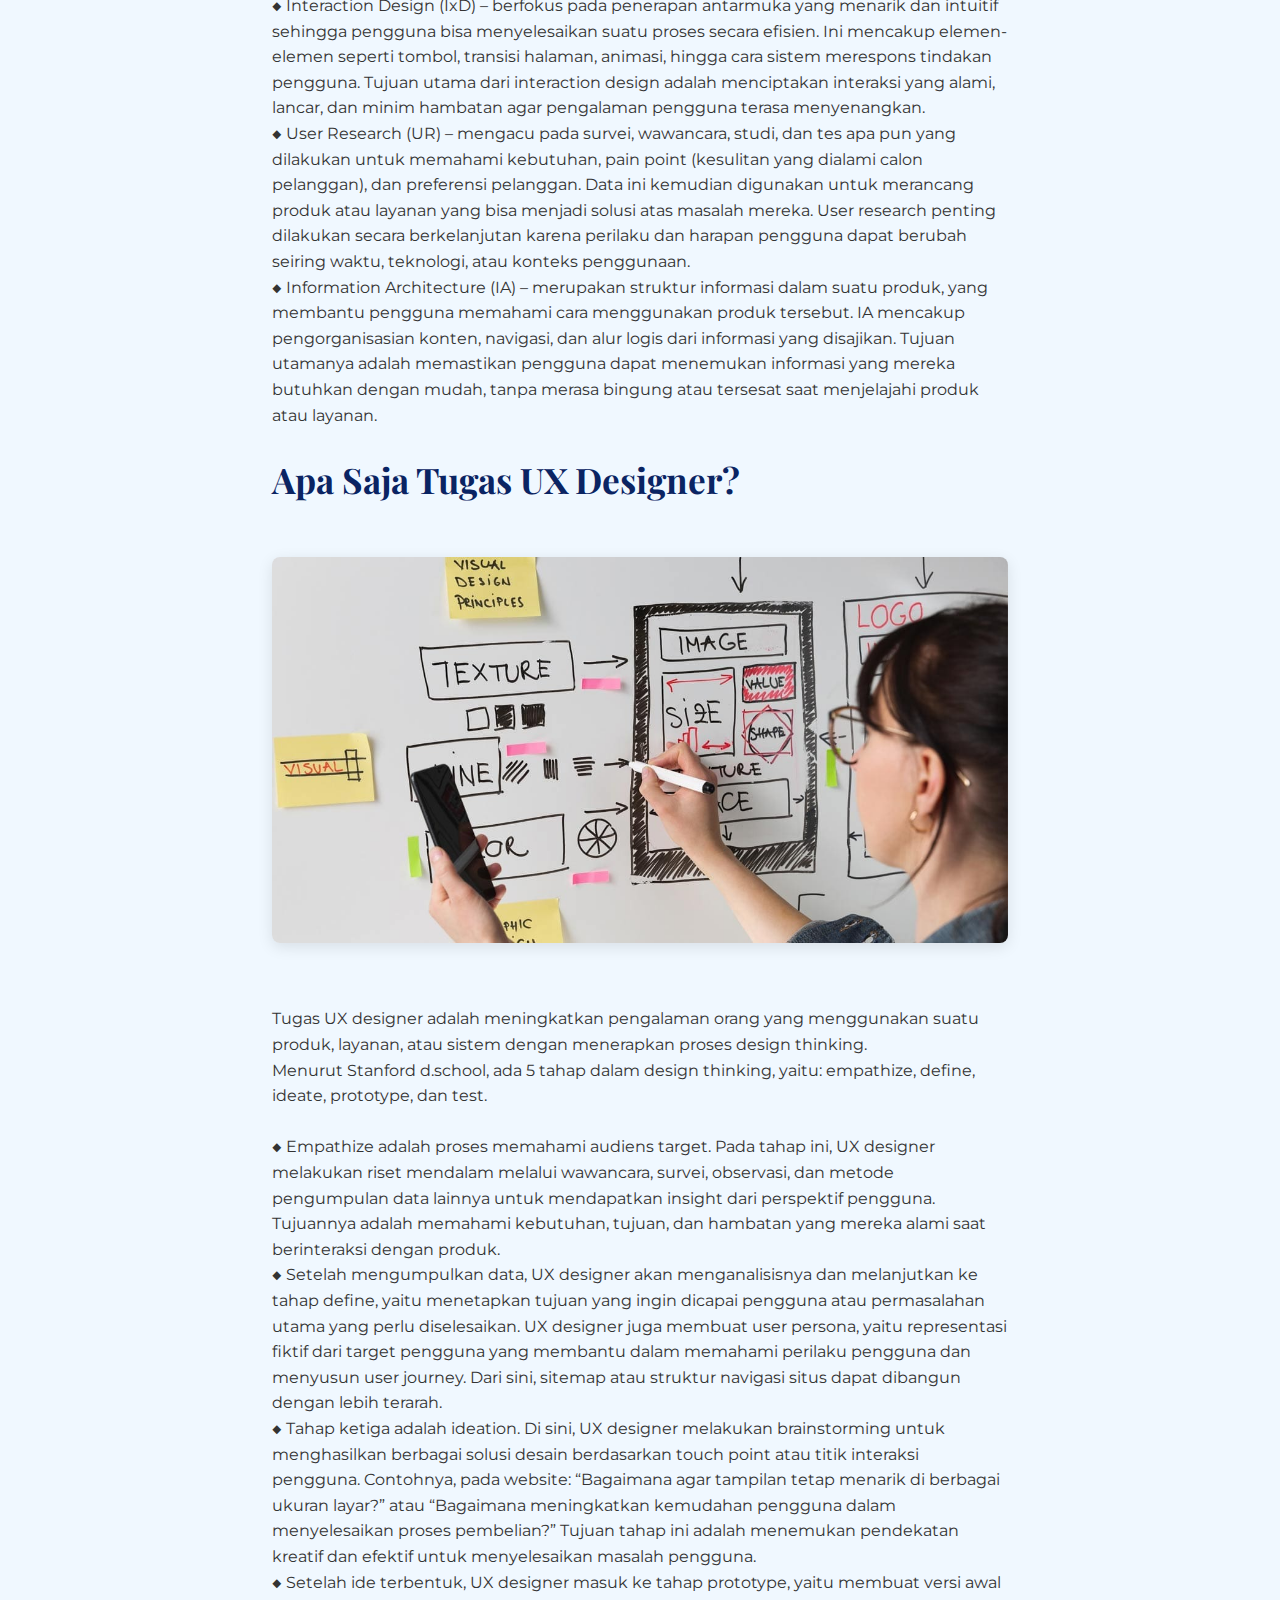
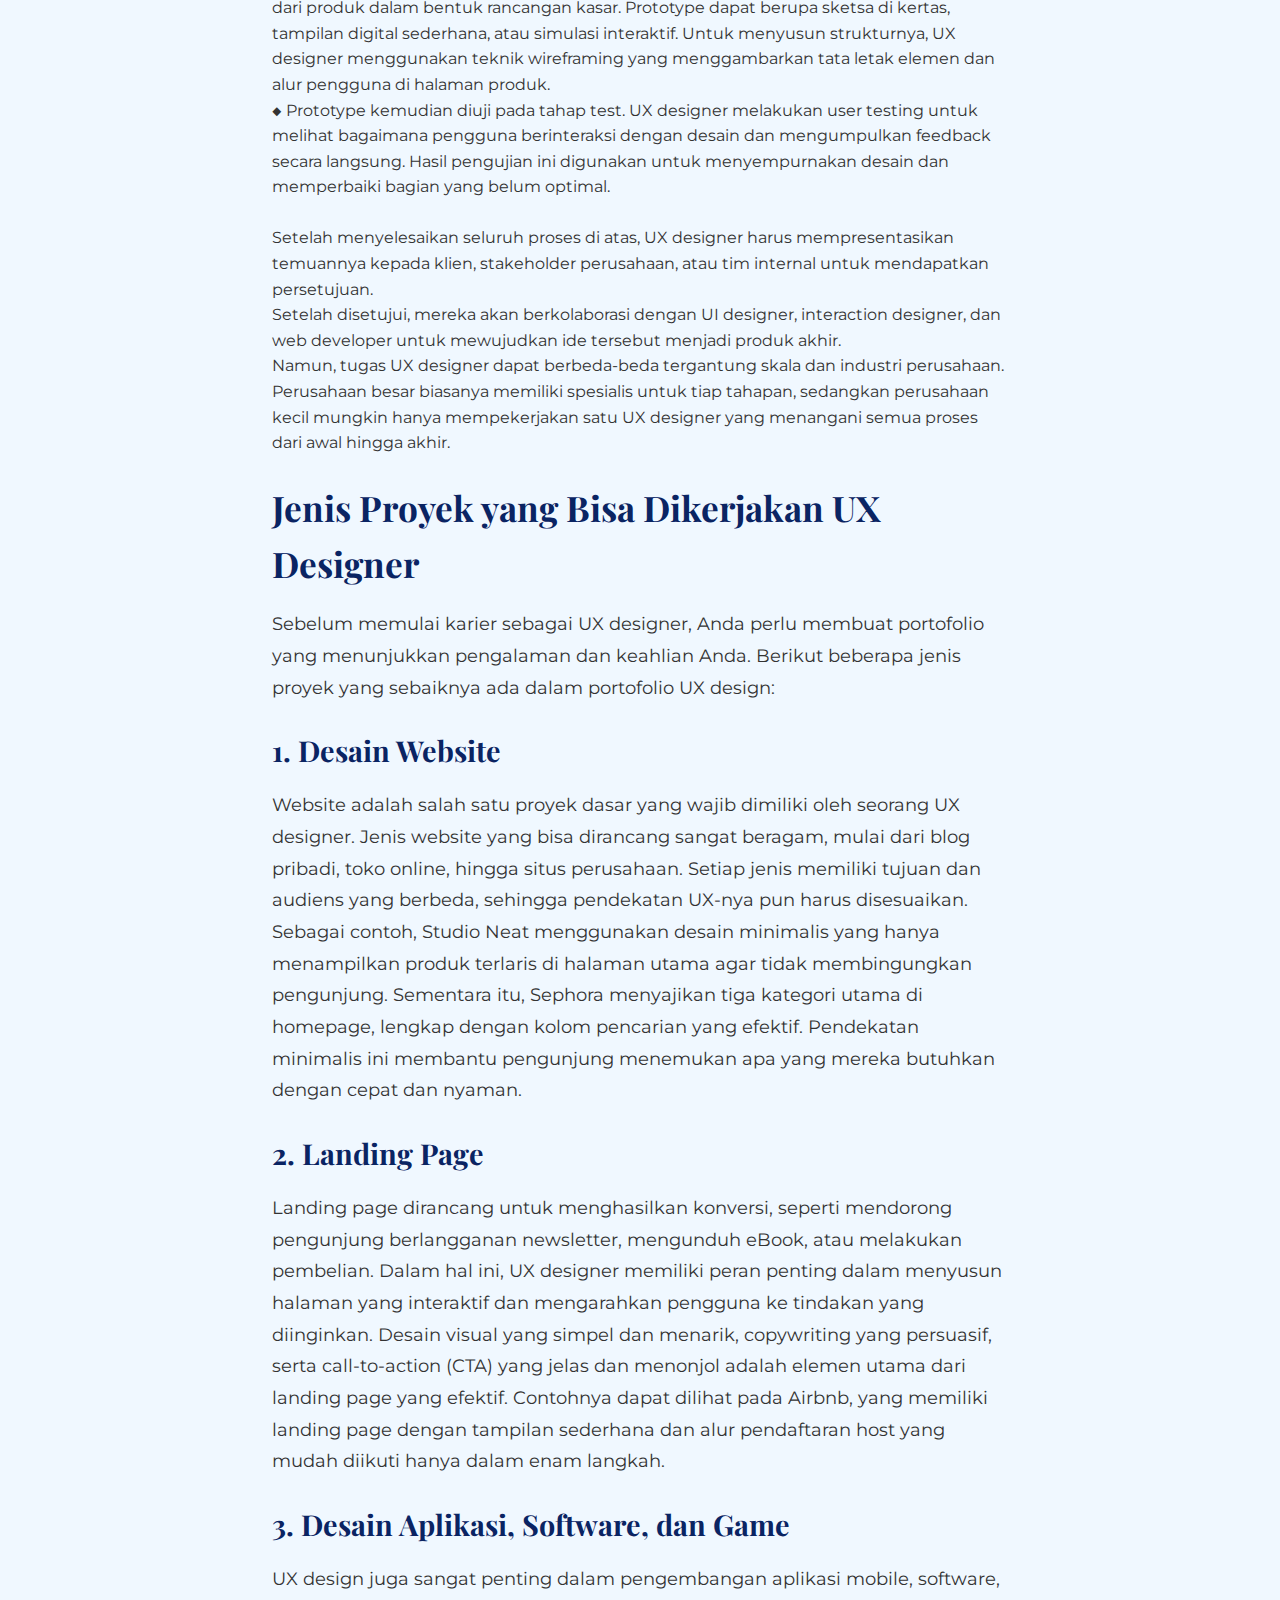
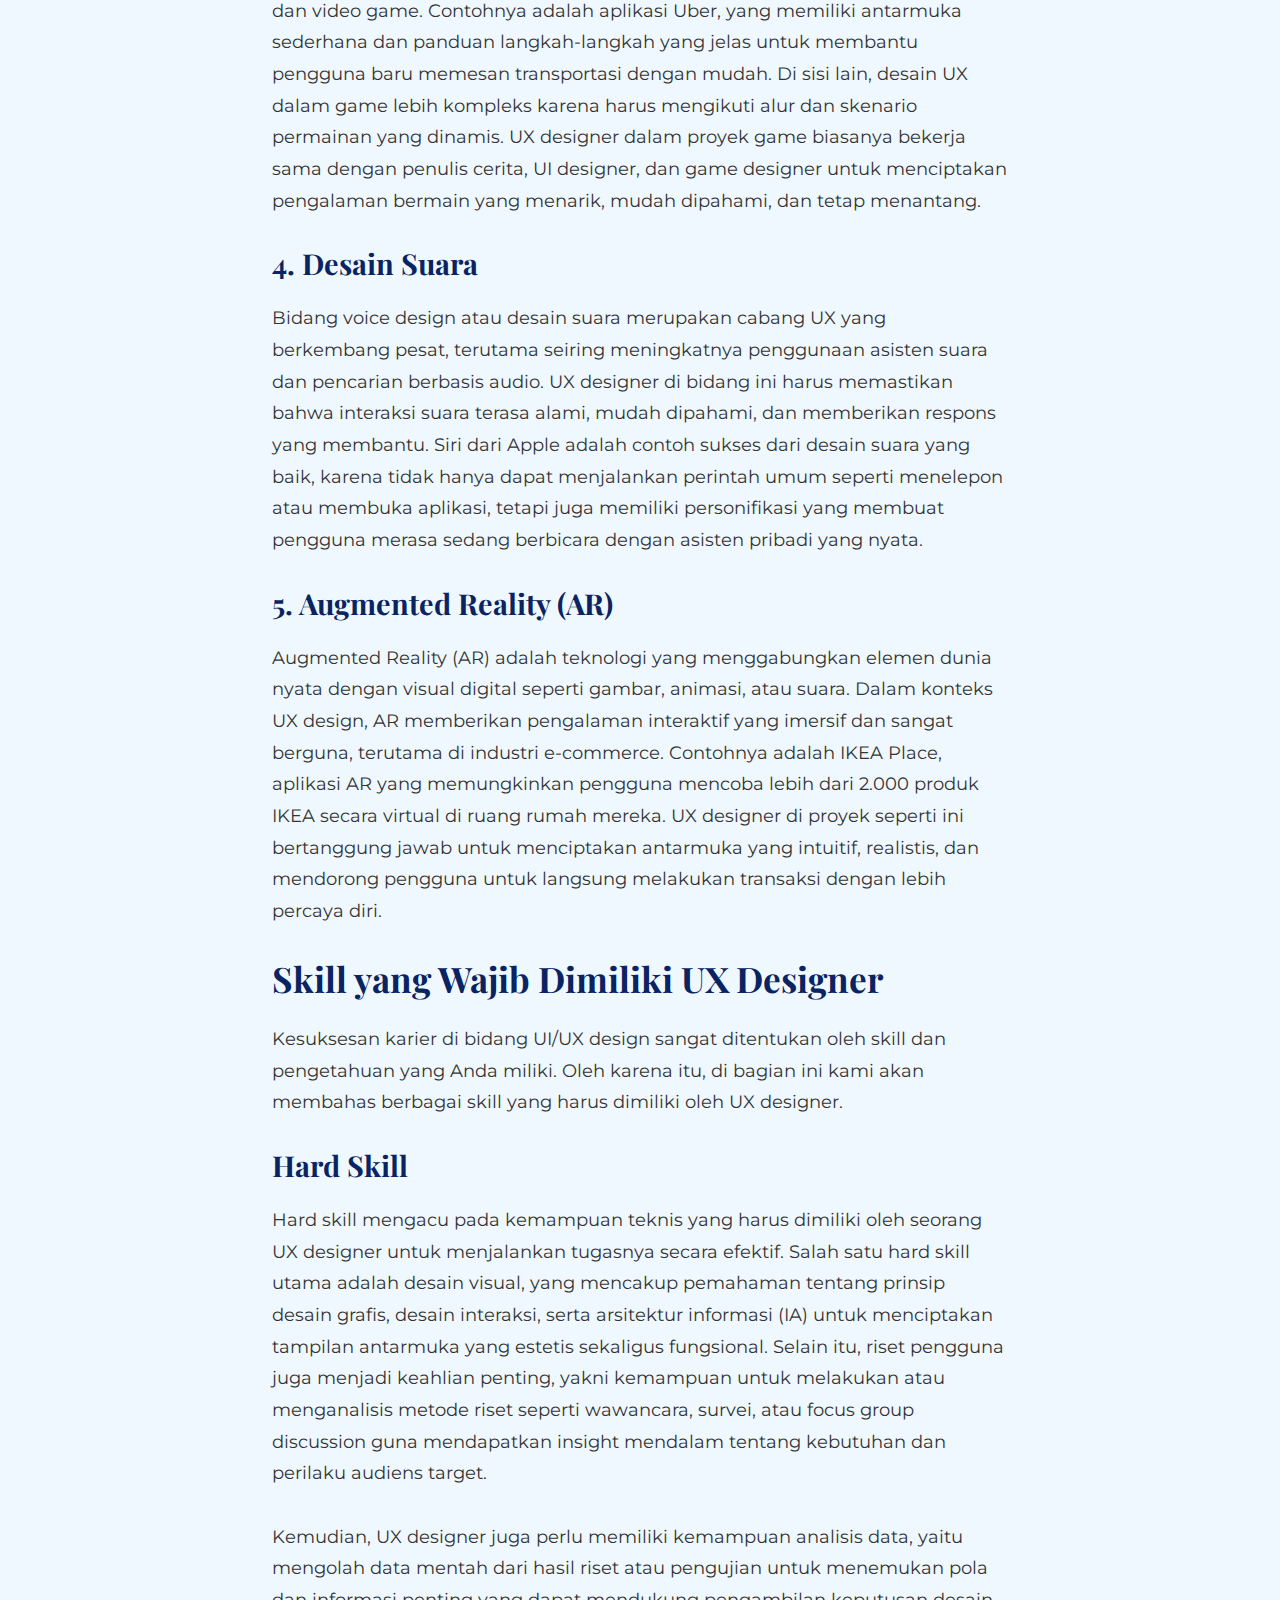
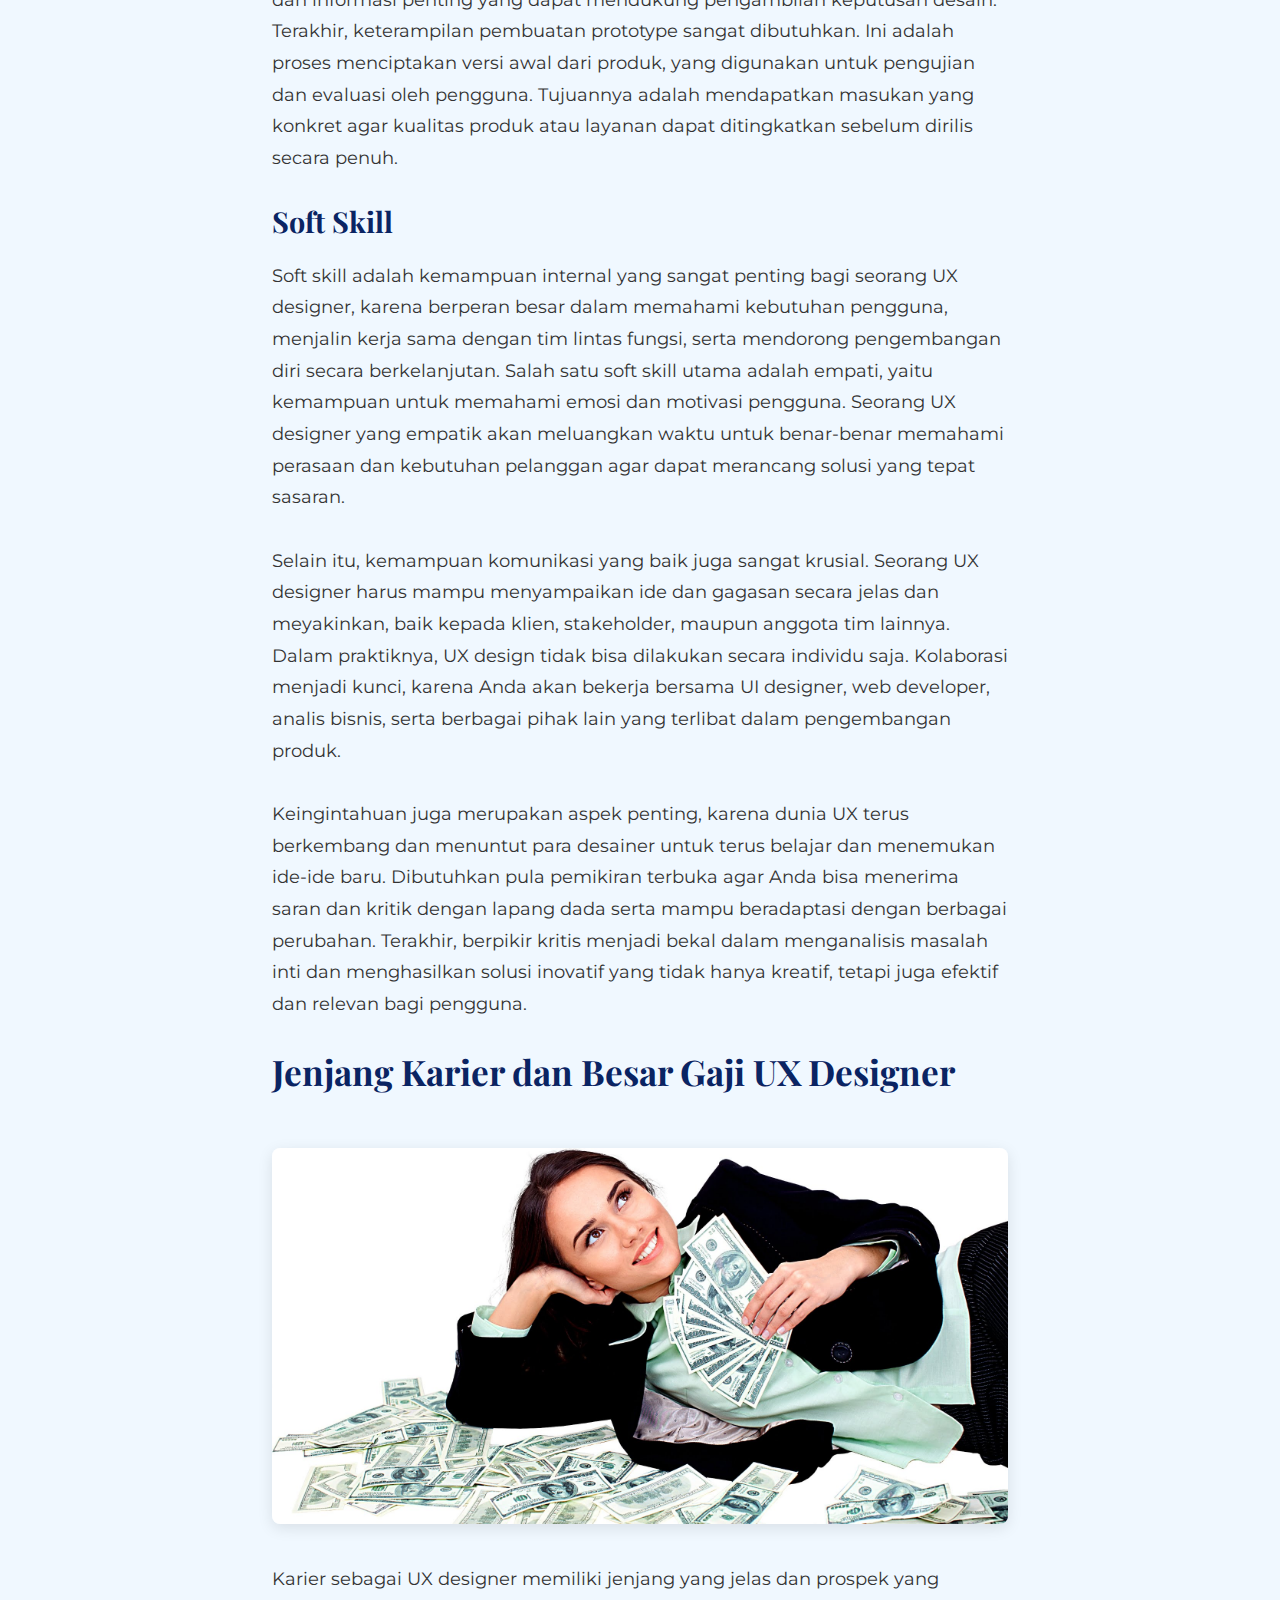
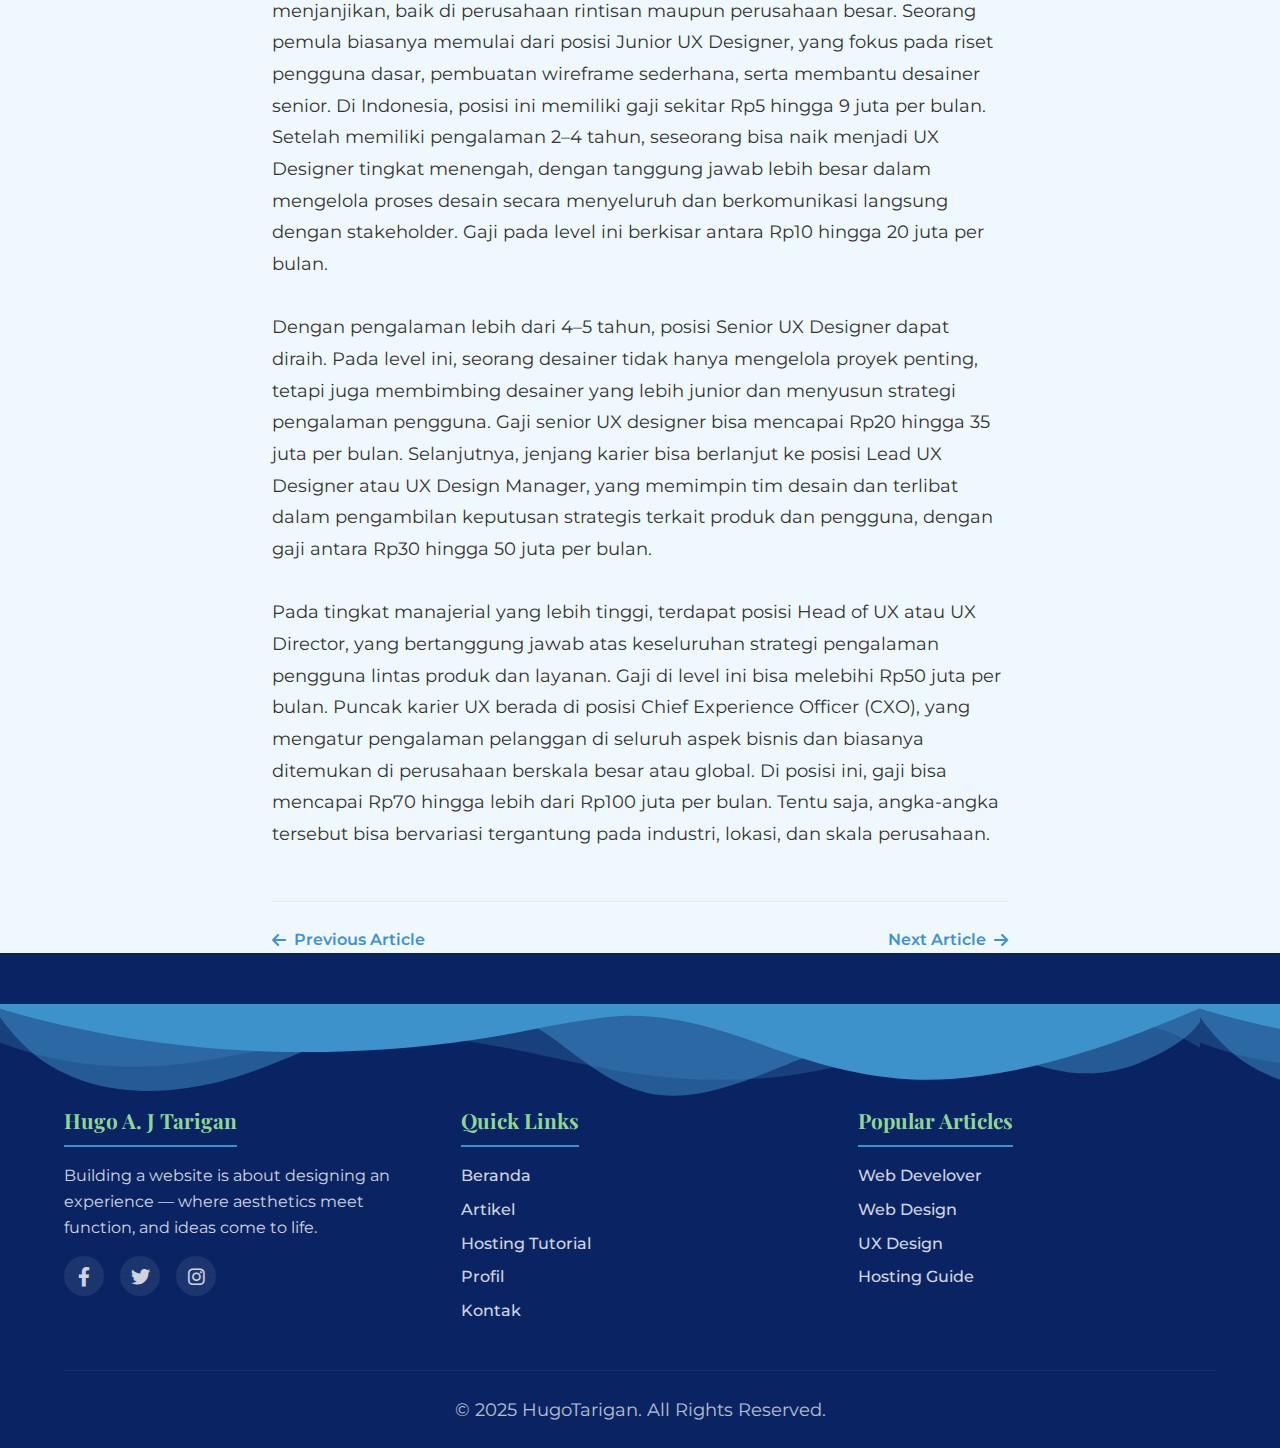
<file: WEBSITE/articles/ux-design.html>
<!DOCTYPE html>
<html lang="en">

<head>
    <meta charset="UTF-8">
    <meta name="viewport" content="width=device-width, initial-scale=1.0">
    <title>Apa Itu UX Design? Ini Bedanya dengan UI Design yang Sering Disamakan!</title>
    <meta name="description" content="Apa Itu UX Design? Ini Bedanya dengan UI Design yang Sering Disamakan!">
    <link
        href="https://fonts.googleapis.com/css2?family=Playfair+Display:wght@400;700&family=Montserrat:wght@400;500;600&display=swap"
        rel="stylesheet">
    <link rel="stylesheet" href="https://cdnjs.cloudflare.com/ajax/libs/font-awesome/6.0.0-beta3/css/all.min.css">
    <link rel="stylesheet" href="../css/style.css">
</head>

<body>
    <!-- Loading Bar -->
    <div class="loading-bar"></div>

    <!-- Dark Mode Toggle -->
    <div class="theme-toggle" id="themeToggle">
        <i class="fas fa-moon"></i>
    </div>

    <!-- Back to Top Button -->
    <a href="#" class="back-to-top" id="backToTop">
        <i class="fas fa-arrow-up"></i>
    </a>

    <!-- Header -->
    <header>
        <div class="container header-container">
            <div class="logo">
                <span class="logo-icon"><i class="fas fa-water"></i></span>
                <a href="../index.html" class="logo-text">HugoTarigan</a>
            </div>
            <button class="mobile-menu-btn" id="mobileMenuBtn">
                <i class="fas fa-bars"></i>
            </button>
            <nav class="nav-menu" id="navMenu">
                <ul>
                    <li><a href="../index.html">Beranda</a></li>
                    <li><a href="../index.html#blog">Artikel</a></li>
                    <li><a href="../index.html#tutorial">Tutorial Hosting</a></li>
                    <li><a href="../index.html#about">Profil</a></li>
                    <li><a href="../index.html#contact">Kontak</a></li>
                    <li>
                        <div class="current-time" id="currentTime"></div>
                    </li>
                    <li>
                        <div class="language-selector">
                            <button class="language-btn" id="languageBtn">
                                <i class="fas fa-globe"></i> EN
                            </button>
                            <div class="language-dropdown" id="languageDropdown">
                                <a href="#" data-lang="en">English</a>
                                <a href="#" data-lang="id">Indonesia</a>
                            </div>
                        </div>
                    </li>
                </ul>
            </nav>
        </div>
    </header>

    <!-- Article Content -->
    <article class="article-page">
        <div class="article-header">
            <img src="../images/ux1.jpg" class="article-header-image">
            <div class="article-header-content">
                <h1 data-en="Apa Itu UX Design? Ini Bedanya dengan UI Design yang Sering Disamakan!"
                    data-id="Apa Itu UX Design? Ini Bedanya dengan UI Design yang Sering Disamakan!">Apa Itu UX Design?
                    Ini Bedanya dengan UI Design yang Sering Disamakan!</h1>
                <div class="article-meta">
                    <span><i class="far fa-calendar-alt"></i> <span id="article-date"></span></span>
                    <span><i class="far fa-comment"></i></span>
                    <span><i class="far fa-clock"></i></span>
                </div>
            </div>
        </div>

        <div class="article-content container">

            <h2 data-en="" data-id="">Apa Itu UX Design?
            </h2>
            <img src="../images/ux3.jpg">
            <p data-en="" data-id=""></p>UX Design (User Experience Design) adalah proses merancang pengalaman pengguna
            yang intuitif, mudah, dan menyenangkan saat menggunakan produk digital seperti website, aplikasi, atau
            perangkat lunak. Tujuan utamanya adalah untuk memenuhi kebutuhan pengguna dan menciptakan interaksi yang
            nyaman dan efisien. Istilah ini pertama kali dikenalkan oleh Don Norman pada tahun 1993 saat bekerja di
            Apple, yang menekankan pentingnya pengalaman pengguna dalam desain produk.<br><br>

            Berbeda dengan UI Design yang fokus pada tampilan visual, UX Design lebih menitikberatkan pada alur dan
            kenyamanan pengguna saat berinteraksi dengan produk. Seorang UX designer menangani riset, perencanaan
            struktur, hingga pengujian pengalaman pengguna untuk memastikan produk yang dirancang benar-benar sesuai
            kebutuhan.<br><br>

            Seiring pesatnya perkembangan teknologi, profesi UX designer semakin dibutuhkan di berbagai bidang, mulai
            dari pengembangan website hingga augmented reality (AR). Untuk menjadi UX designer yang kompeten, dibutuhkan
            kombinasi hard skill seperti riset dan prototyping, serta soft skill seperti empati dan komunikasi. Dengan
            pemahaman yang kuat tentang pengguna dan portofolio yang baik, UX design menjadi pilihan karier yang
            menjanjikan di era digital.
            </p>

            <h2 data-en="" data-id="">Perbedaan UX design dan UI Design
            </h2>
            <img src="../images/ux2.jpg">
            <p data-en="" data-id=""></p>UX dan UI design sering disebut bersamaan dalam istilah UI/UX design, yang
            kerap membuat banyak orang bingung membedakan keduanya. Padahal, UX dan UI memiliki fokus serta peran yang
            berbeda dalam proses pengembangan produk digital. UX (User Experience) design adalah konsep yang luas dan
            strategis, bertujuan menciptakan pengalaman pengguna yang mulus dan menyenangkan. Ini mencakup aspek seperti
            riset pengguna, pembuatan alur kerja (user flow), dan perencanaan struktur informasi, termasuk sitemap dan
            journey pengguna dari awal hingga akhir saat berinteraksi dengan produk atau layanan.<br><br>

            Sementara itu, UI (User Interface) design berfokus pada tampilan visual dan elemen interaktif dari produk,
            seperti warna, tipografi, tombol, ikon, ilustrasi, dan layout. UI designer bertugas menyusun setiap halaman
            dan komponen visual agar tidak hanya menarik dilihat, tetapi juga mudah digunakan. Jika UX mengatur strategi
            keseluruhan interaksi pengguna, maka UI menghidupkan strategi tersebut melalui desain yang dapat dilihat dan
            disentuh pengguna.<br><br>

            Perbedaan mendasar antara keduanya terletak pada fokusnya: UX design lebih berorientasi pada pengguna,
            sementara UI design lebih berorientasi pada produk. Meski begitu, keduanya saling melengkapi. UX yang baik
            tidak akan maksimal tanpa UI yang efektif dan estetis, begitu pula sebaliknya—desain visual yang menarik
            akan sia-sia jika pengalaman pengguna saat mengakses produk terasa membingungkan atau tidak nyaman.
            </p>
            <h2 data-en="" data-id="">Area Utama dalam UX Design
            </h2>

            <p data-en="" data-id=""></p>Pada dasarnya, UX design adalah bidang yang sangat beragam dengan banyak
            konsep. Namun, secara garis besar, ada 4 area utama di dalam prosesnya:<br><br>

            &#9670; Experience Strategy (ExS) – mengacu pada strategi perusahaan untuk menciptakan pengalaman pengguna
            sebaik
            mungkin dari awal hingga akhir. Strategi ini mencakup penyelarasan antara tujuan bisnis dan kebutuhan
            pengguna, sehingga produk yang dihasilkan tidak hanya menarik secara komersial tetapi juga relevan dan
            bermanfaat bagi pengguna. Experience strategy juga melibatkan kolaborasi antar tim, termasuk tim desain,
            pengembang, hingga pemangku kepentingan.<br>

            &#9670; Interaction Design (IxD) – berfokus pada penerapan antarmuka yang menarik dan intuitif sehingga
            pengguna
            bisa menyelesaikan suatu proses secara efisien. Ini mencakup elemen-elemen seperti tombol, transisi halaman,
            animasi, hingga cara sistem merespons tindakan pengguna. Tujuan utama dari interaction design adalah
            menciptakan interaksi yang alami, lancar, dan minim hambatan agar pengalaman pengguna terasa
            menyenangkan.<br>

            &#9670; User Research (UR) – mengacu pada survei, wawancara, studi, dan tes apa pun yang dilakukan untuk
            memahami
            kebutuhan, pain point (kesulitan yang dialami calon pelanggan), dan preferensi pelanggan. Data ini kemudian
            digunakan untuk merancang produk atau layanan yang bisa menjadi solusi atas masalah mereka. User research
            penting dilakukan secara berkelanjutan karena perilaku dan harapan pengguna dapat berubah seiring waktu,
            teknologi, atau konteks penggunaan.<br>

            &#9670; Information Architecture (IA) – merupakan struktur informasi dalam suatu produk, yang membantu
            pengguna
            memahami cara menggunakan produk tersebut. IA mencakup pengorganisasian konten, navigasi, dan alur logis
            dari informasi yang disajikan. Tujuan utamanya adalah memastikan pengguna dapat menemukan informasi yang
            mereka butuhkan dengan mudah, tanpa merasa bingung atau tersesat saat menjelajahi produk atau layanan.
            </p>
            <h2 data-en="" data-id="">Apa Saja Tugas UX Designer?
            </h2>
            <img src="../images/ux4.jpg">
            <p data-en="" data-id=""></p>Tugas UX designer adalah meningkatkan pengalaman orang yang menggunakan suatu
            produk, layanan, atau sistem dengan menerapkan proses design thinking.<br>

            Menurut Stanford d.school, ada 5 tahap dalam design thinking, yaitu: empathize, define, ideate, prototype,
            dan test.<br><br>

            &#9670; Empathize adalah proses memahami audiens target. Pada tahap ini, UX designer melakukan riset
            mendalam
            melalui wawancara, survei, observasi, dan metode pengumpulan data lainnya untuk mendapatkan insight dari
            perspektif pengguna. Tujuannya adalah memahami kebutuhan, tujuan, dan hambatan yang mereka alami saat
            berinteraksi dengan produk.<br>

            &#9670; Setelah mengumpulkan data, UX designer akan menganalisisnya dan melanjutkan ke tahap define, yaitu
            menetapkan tujuan yang ingin dicapai pengguna atau permasalahan utama yang perlu diselesaikan. UX designer
            juga membuat user persona, yaitu representasi fiktif dari target pengguna yang membantu dalam memahami
            perilaku pengguna dan menyusun user journey. Dari sini, sitemap atau struktur navigasi situs dapat dibangun
            dengan lebih terarah.<br>

            &#9670; Tahap ketiga adalah ideation. Di sini, UX designer melakukan brainstorming untuk menghasilkan
            berbagai
            solusi desain berdasarkan touch point atau titik interaksi pengguna. Contohnya, pada website: “Bagaimana
            agar tampilan tetap menarik di berbagai ukuran layar?” atau “Bagaimana meningkatkan kemudahan pengguna dalam
            menyelesaikan proses pembelian?” Tujuan tahap ini adalah menemukan pendekatan kreatif dan efektif untuk
            menyelesaikan masalah pengguna.<br>

            &#9670; Setelah ide terbentuk, UX designer masuk ke tahap prototype, yaitu membuat versi awal dari produk
            dalam
            bentuk rancangan kasar. Prototype dapat berupa sketsa di kertas, tampilan digital sederhana, atau simulasi
            interaktif. Untuk menyusun strukturnya, UX designer menggunakan teknik wireframing yang menggambarkan tata
            letak elemen dan alur pengguna di halaman produk.<br>

            &#9670; Prototype kemudian diuji pada tahap test. UX designer melakukan user testing untuk melihat bagaimana
            pengguna berinteraksi dengan desain dan mengumpulkan feedback secara langsung. Hasil pengujian ini digunakan
            untuk menyempurnakan desain dan memperbaiki bagian yang belum optimal.<br><br>

            Setelah menyelesaikan seluruh proses di atas, UX designer harus mempresentasikan temuannya kepada klien,
            stakeholder perusahaan, atau tim internal untuk mendapatkan persetujuan.<br>

            Setelah disetujui, mereka akan berkolaborasi dengan UI designer, interaction designer, dan web developer
            untuk mewujudkan ide tersebut menjadi produk akhir.<br>

            Namun, tugas UX designer dapat berbeda-beda tergantung skala dan industri perusahaan. Perusahaan besar
            biasanya memiliki spesialis untuk tiap tahapan, sedangkan perusahaan kecil mungkin hanya mempekerjakan satu
            UX designer yang menangani semua proses dari awal hingga akhir.
            </p>
            <h2 data-en="" data-id="">Jenis Proyek yang Bisa Dikerjakan UX Designer
            </h2>
            <p data-en="" data-id="">Sebelum memulai karier sebagai UX designer, Anda perlu membuat portofolio yang
                menunjukkan pengalaman dan keahlian Anda. Berikut beberapa jenis proyek yang sebaiknya ada dalam
                portofolio
                UX design:</p>
            <h3 data-en="" data-id="">1. Desain Website
            </h3>
            <p data-en="" data-id="">Website adalah salah satu proyek dasar yang wajib dimiliki oleh seorang UX
                designer. Jenis website yang bisa dirancang sangat beragam, mulai dari blog pribadi, toko online, hingga
                situs perusahaan. Setiap jenis memiliki tujuan dan audiens yang berbeda, sehingga pendekatan UX-nya pun
                harus disesuaikan. Sebagai contoh, Studio Neat menggunakan desain minimalis yang hanya menampilkan
                produk terlaris di halaman utama agar tidak membingungkan pengunjung. Sementara itu, Sephora menyajikan
                tiga kategori utama di homepage, lengkap dengan kolom pencarian yang efektif. Pendekatan minimalis ini
                membantu pengunjung menemukan apa yang mereka butuhkan dengan cepat dan nyaman.</p>
            <h3 data-en="" data-id="">2. Landing Page
            </h3>
            <p data-en="" data-id="">Landing page dirancang untuk menghasilkan konversi, seperti mendorong pengunjung
                berlangganan newsletter, mengunduh eBook, atau melakukan pembelian. Dalam hal ini, UX designer memiliki
                peran penting dalam menyusun halaman yang interaktif dan mengarahkan pengguna ke tindakan yang
                diinginkan. Desain visual yang simpel dan menarik, copywriting yang persuasif, serta call-to-action
                (CTA) yang jelas dan menonjol adalah elemen utama dari landing page yang efektif. Contohnya dapat
                dilihat pada Airbnb, yang memiliki landing page dengan tampilan sederhana dan alur pendaftaran host yang
                mudah diikuti hanya dalam enam langkah.</p>
            <h3 data-en="" data-id="">3. Desain Aplikasi, Software, dan Game
            </h3>
            <p data-en="" data-id="">UX design juga sangat penting dalam pengembangan aplikasi mobile, software, dan
                video game. Contohnya adalah aplikasi Uber, yang memiliki antarmuka sederhana dan panduan
                langkah-langkah yang jelas untuk membantu pengguna baru memesan transportasi dengan mudah. Di sisi lain,
                desain UX dalam game lebih kompleks karena harus mengikuti alur dan skenario permainan yang dinamis. UX
                designer dalam proyek game biasanya bekerja sama dengan penulis cerita, UI designer, dan game designer
                untuk menciptakan pengalaman bermain yang menarik, mudah dipahami, dan tetap menantang.</p>
            <h3 data-en="" data-id="">4. Desain Suara
            </h3>
            <p data-en="" data-id="">Bidang voice design atau desain suara merupakan cabang UX yang berkembang pesat,
                terutama seiring meningkatnya penggunaan asisten suara dan pencarian berbasis audio. UX designer di
                bidang ini harus memastikan bahwa interaksi suara terasa alami, mudah dipahami, dan memberikan respons
                yang membantu. Siri dari Apple adalah contoh sukses dari desain suara yang baik, karena tidak hanya
                dapat menjalankan perintah umum seperti menelepon atau membuka aplikasi, tetapi juga memiliki
                personifikasi yang membuat pengguna merasa sedang berbicara dengan asisten pribadi yang nyata.</p>
            <h3 data-en="" data-id="">5. Augmented Reality (AR)
            </h3>
            <p data-en="" data-id="">Augmented Reality (AR) adalah teknologi yang menggabungkan elemen dunia nyata
                dengan visual digital seperti gambar, animasi, atau suara. Dalam konteks UX design, AR memberikan
                pengalaman interaktif yang imersif dan sangat berguna, terutama di industri e-commerce. Contohnya adalah
                IKEA Place, aplikasi AR yang memungkinkan pengguna mencoba lebih dari 2.000 produk IKEA secara virtual
                di ruang rumah mereka. UX designer di proyek seperti ini bertanggung jawab untuk menciptakan antarmuka
                yang intuitif, realistis, dan mendorong pengguna untuk langsung melakukan transaksi dengan lebih percaya
                diri.
            </p>
            <h2 data-en="" data-id="">Skill yang Wajib Dimiliki UX Designer
            </h2>
            <p data-en="" data-id="">Kesuksesan karier di bidang UI/UX design sangat ditentukan oleh skill dan
                pengetahuan yang Anda miliki. Oleh karena itu, di bagian ini kami akan membahas berbagai skill yang
                harus dimiliki oleh UX designer.</p>
            </p>
            <h3 data-en="" data-id="">Hard Skill
            </h3>
            <p data-en="" data-id="">Hard skill mengacu pada kemampuan teknis yang harus dimiliki oleh seorang UX
                designer untuk menjalankan tugasnya secara efektif. Salah satu hard skill utama adalah desain visual,
                yang mencakup pemahaman tentang prinsip desain grafis, desain interaksi, serta arsitektur informasi (IA)
                untuk menciptakan tampilan antarmuka yang estetis sekaligus fungsional. Selain itu, riset pengguna juga
                menjadi keahlian penting, yakni kemampuan untuk melakukan atau menganalisis metode riset seperti
                wawancara, survei, atau focus group discussion guna mendapatkan insight mendalam tentang kebutuhan dan
                perilaku audiens target.<br><br>

                Kemudian, UX designer juga perlu memiliki kemampuan analisis data, yaitu mengolah data mentah dari hasil
                riset atau pengujian untuk menemukan pola dan informasi penting yang dapat mendukung pengambilan
                keputusan desain. Terakhir, keterampilan pembuatan prototype sangat dibutuhkan. Ini adalah proses
                menciptakan versi awal dari produk, yang digunakan untuk pengujian dan evaluasi oleh pengguna. Tujuannya
                adalah mendapatkan masukan yang konkret agar kualitas produk atau layanan dapat ditingkatkan sebelum
                dirilis secara penuh.</p>
            </p>
            <h3 data-en="" data-id="">Soft Skill
            </h3>
            <p data-en="" data-id="">Soft skill adalah kemampuan internal yang sangat penting bagi seorang UX designer,
                karena berperan besar dalam memahami kebutuhan pengguna, menjalin kerja sama dengan tim lintas fungsi,
                serta mendorong pengembangan diri secara berkelanjutan. Salah satu soft skill utama adalah empati, yaitu
                kemampuan untuk memahami emosi dan motivasi pengguna. Seorang UX designer yang empatik akan meluangkan
                waktu untuk benar-benar memahami perasaan dan kebutuhan pelanggan agar dapat merancang solusi yang tepat
                sasaran.<br><br>

                Selain itu, kemampuan komunikasi yang baik juga sangat krusial. Seorang UX designer harus mampu
                menyampaikan ide dan gagasan secara jelas dan meyakinkan, baik kepada klien, stakeholder, maupun anggota
                tim lainnya. Dalam praktiknya, UX design tidak bisa dilakukan secara individu saja. Kolaborasi menjadi
                kunci, karena Anda akan bekerja bersama UI designer, web developer, analis bisnis, serta berbagai pihak
                lain yang terlibat dalam pengembangan produk.<br><br>

                Keingintahuan juga merupakan aspek penting, karena dunia UX terus berkembang dan menuntut para desainer
                untuk terus belajar dan menemukan ide-ide baru. Dibutuhkan pula pemikiran terbuka agar Anda bisa
                menerima saran dan kritik dengan lapang dada serta mampu beradaptasi dengan berbagai perubahan.
                Terakhir, berpikir kritis menjadi bekal dalam menganalisis masalah inti dan menghasilkan solusi inovatif
                yang tidak hanya kreatif, tetapi juga efektif dan relevan bagi pengguna.</p>
            </p>
            <h2 data-en="" data-id="">Jenjang Karier dan Besar Gaji UX Designer
            </h2>
            <img src="../images/ux6.jpg">
            <p data-en="" data-id="">Karier sebagai UX designer memiliki jenjang yang jelas dan prospek yang
                menjanjikan, baik di perusahaan rintisan maupun perusahaan besar. Seorang pemula biasanya memulai dari
                posisi Junior UX Designer, yang fokus pada riset pengguna dasar, pembuatan wireframe sederhana, serta
                membantu desainer senior. Di Indonesia, posisi ini memiliki gaji sekitar Rp5 hingga 9 juta per bulan.
                Setelah memiliki pengalaman 2–4 tahun, seseorang bisa naik menjadi UX Designer tingkat menengah, dengan
                tanggung jawab lebih besar dalam mengelola proses desain secara menyeluruh dan berkomunikasi langsung
                dengan stakeholder. Gaji pada level ini berkisar antara Rp10 hingga 20 juta per bulan.<br><br>

                Dengan pengalaman lebih dari 4–5 tahun, posisi Senior UX Designer dapat diraih. Pada level ini, seorang
                desainer tidak hanya mengelola proyek penting, tetapi juga membimbing desainer yang lebih junior dan
                menyusun strategi pengalaman pengguna. Gaji senior UX designer bisa mencapai Rp20 hingga 35 juta per
                bulan. Selanjutnya, jenjang karier bisa berlanjut ke posisi Lead UX Designer atau UX Design Manager,
                yang memimpin tim desain dan terlibat dalam pengambilan keputusan strategis terkait produk dan pengguna,
                dengan gaji antara Rp30 hingga 50 juta per bulan.<br><br>

                Pada tingkat manajerial yang lebih tinggi, terdapat posisi Head of UX atau UX Director, yang bertanggung
                jawab atas keseluruhan strategi pengalaman pengguna lintas produk dan layanan. Gaji di level ini bisa
                melebihi Rp50 juta per bulan. Puncak karier UX berada di posisi Chief Experience Officer (CXO), yang
                mengatur pengalaman pelanggan di seluruh aspek bisnis dan biasanya ditemukan di perusahaan berskala
                besar atau global. Di posisi ini, gaji bisa mencapai Rp70 hingga lebih dari Rp100 juta per bulan. Tentu
                saja, angka-angka tersebut bisa bervariasi tergantung pada industri, lokasi, dan skala perusahaan.</p>

            <div class="article-navigation">
                <a href="web-design.html"><i class="fas fa-arrow-left"></i> <span data-en="Previous Article"
                        data-id="Artikel Sebelumnya">Previous Article</span></a>
                <a href="hosting-guide.html" data-en="Next Article" data-id="Artikel Selanjutnya">Next Article
                    <i class="fas fa-arrow-right"></i></a>
            </div>
        </div>
    </article>

    <!-- Footer with wave animation -->
    <footer>
        <div class="wave-container">
            <div class="wave"></div>
        </div>
        <div class="container">
            <div class="footer-content">
                <div class="footer-column">
                    <h3 data-en="Hugo A. J Tarigan" data-id="Hugo A.J Tarigan">Hugo A. J Tarigan</h3>
                    <p data-en="Building a website is about designing an experience — where aesthetics meet function, and ideas come to life."
                        data-id="Membangun website adalah merancang pengalaman — di mana estetika bertemu fungsi, dan ide menjadi nyata.">
                        Building a website is about designing an experience — where aesthetics meet function, and ideas
                        come to life.</p>
                    <div class="social-links">
                        <a href="#"><i class="fab fa-facebook-f"></i></a>
                        <a href="#"><i class="fab fa-twitter"></i></a>
                        <a href="#"><i class="fab fa-instagram"></i></a>
                    </div>
                </div>
                <div class="footer-column">
                    <h3 data-en="Quick Links" data-id="Tautan Cepat">Quick Links</h3>
                    <ul>
                        <li><a href="index.html" data-en="Home" data-id="Beranda">Beranda</a></li>
                        <li><a href="#blog" data-en="Articles" data-id="artikel">Artikel</a></li>
                        <li><a href="#tutorial" data-en="Hosting Tutorial" data-id="Tutorial Hosting">Hosting
                                Tutorial</a></li>
                        <li><a href="#about" data-en="About" data-id="Tentang">Profil</a></li>
                        <li><a href="#contact" data-en="Contact" data-id="Kontak">Kontak</a></li>
                    </ul>
                </div>
                <div class="footer-column">
                    <h3 data-en="Popular Articles" data-id="Artikel Populer">Popular Articles</h3>
                    <ul>
                        <li><a href="articles/web-development.html" data-en="Web Develover" data-id="Web Develover">Web
                                Develover</a></li>
                        <li><a href="articles/web-design.html" data-en="Web Design" data-id="Web Desiner">Web Design</a>
                        </li>
                        <li><a href="articles/ux-design.html" data-en="UX Design" data-id="UX Desiner">UX Design</a>
                        </li>
                        <li><a href="articles/hosting-guide.html" data-en="Hosting Guide"
                                data-id="Panduan Hosting">Hosting
                                Guide</a></li>
                    </ul>
                </div>
            </div>
            <div class="copyright">
                <p>&copy; 2025 HugoTarigan. <span data-en="All Rights Reserved." data-id="Seluruh Hak Cipta.">All Rights
                        Reserved.</span>
                    <!--| <span data-en="Designed with" data-id="Dirancang dengan">Designed with</span> -->
                    <!-- <i class="fas fa-heart" style="color: var(--seafoam);"></i> <span data-en="near the ocean"
                        data-id="di dekat laut">near the ocean</span> -->
                </p>
            </div>
        </div>
    </footer>

    <script src="../js/script.js"></script>
    <script>
        // Set article date
        document.getElementById('article-date').textContent = new Date(Date.now() - 86400000 * 5).toLocaleDateString();
    </script>
</body>

</html>
</file>
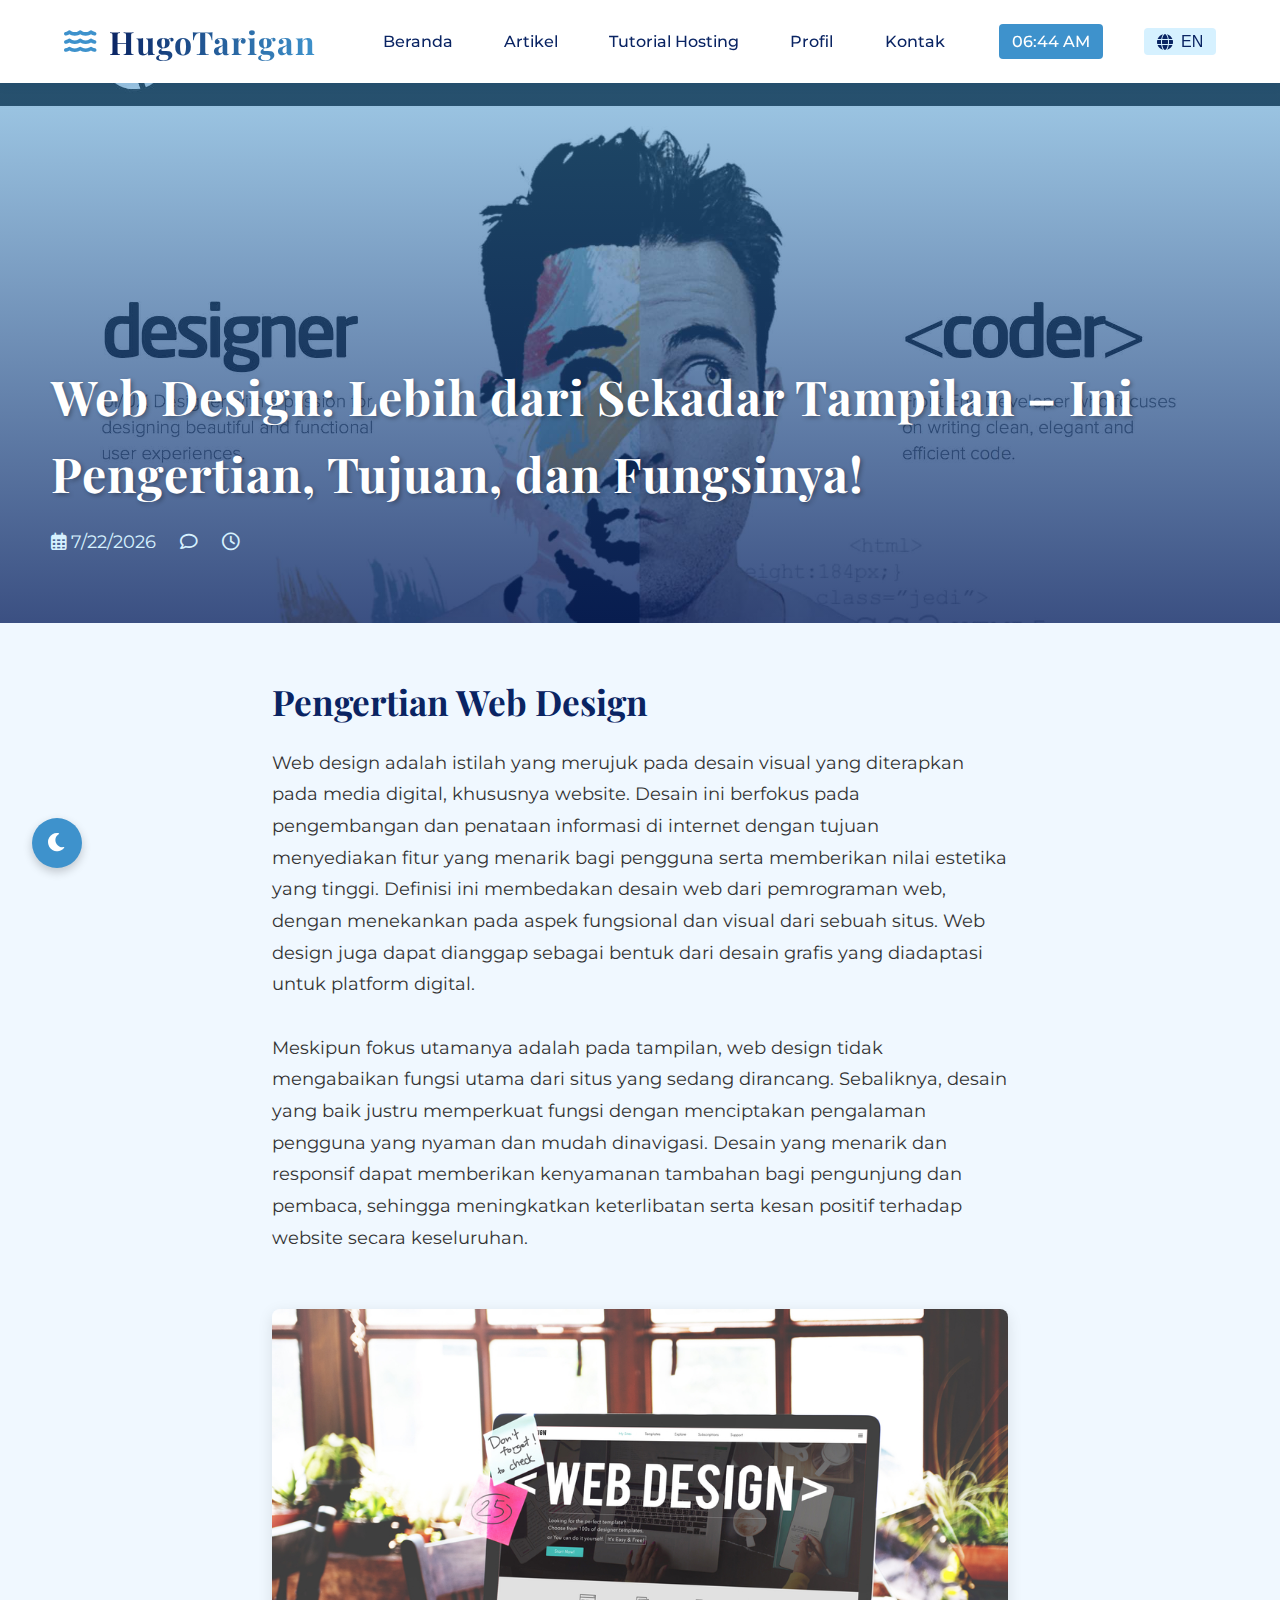
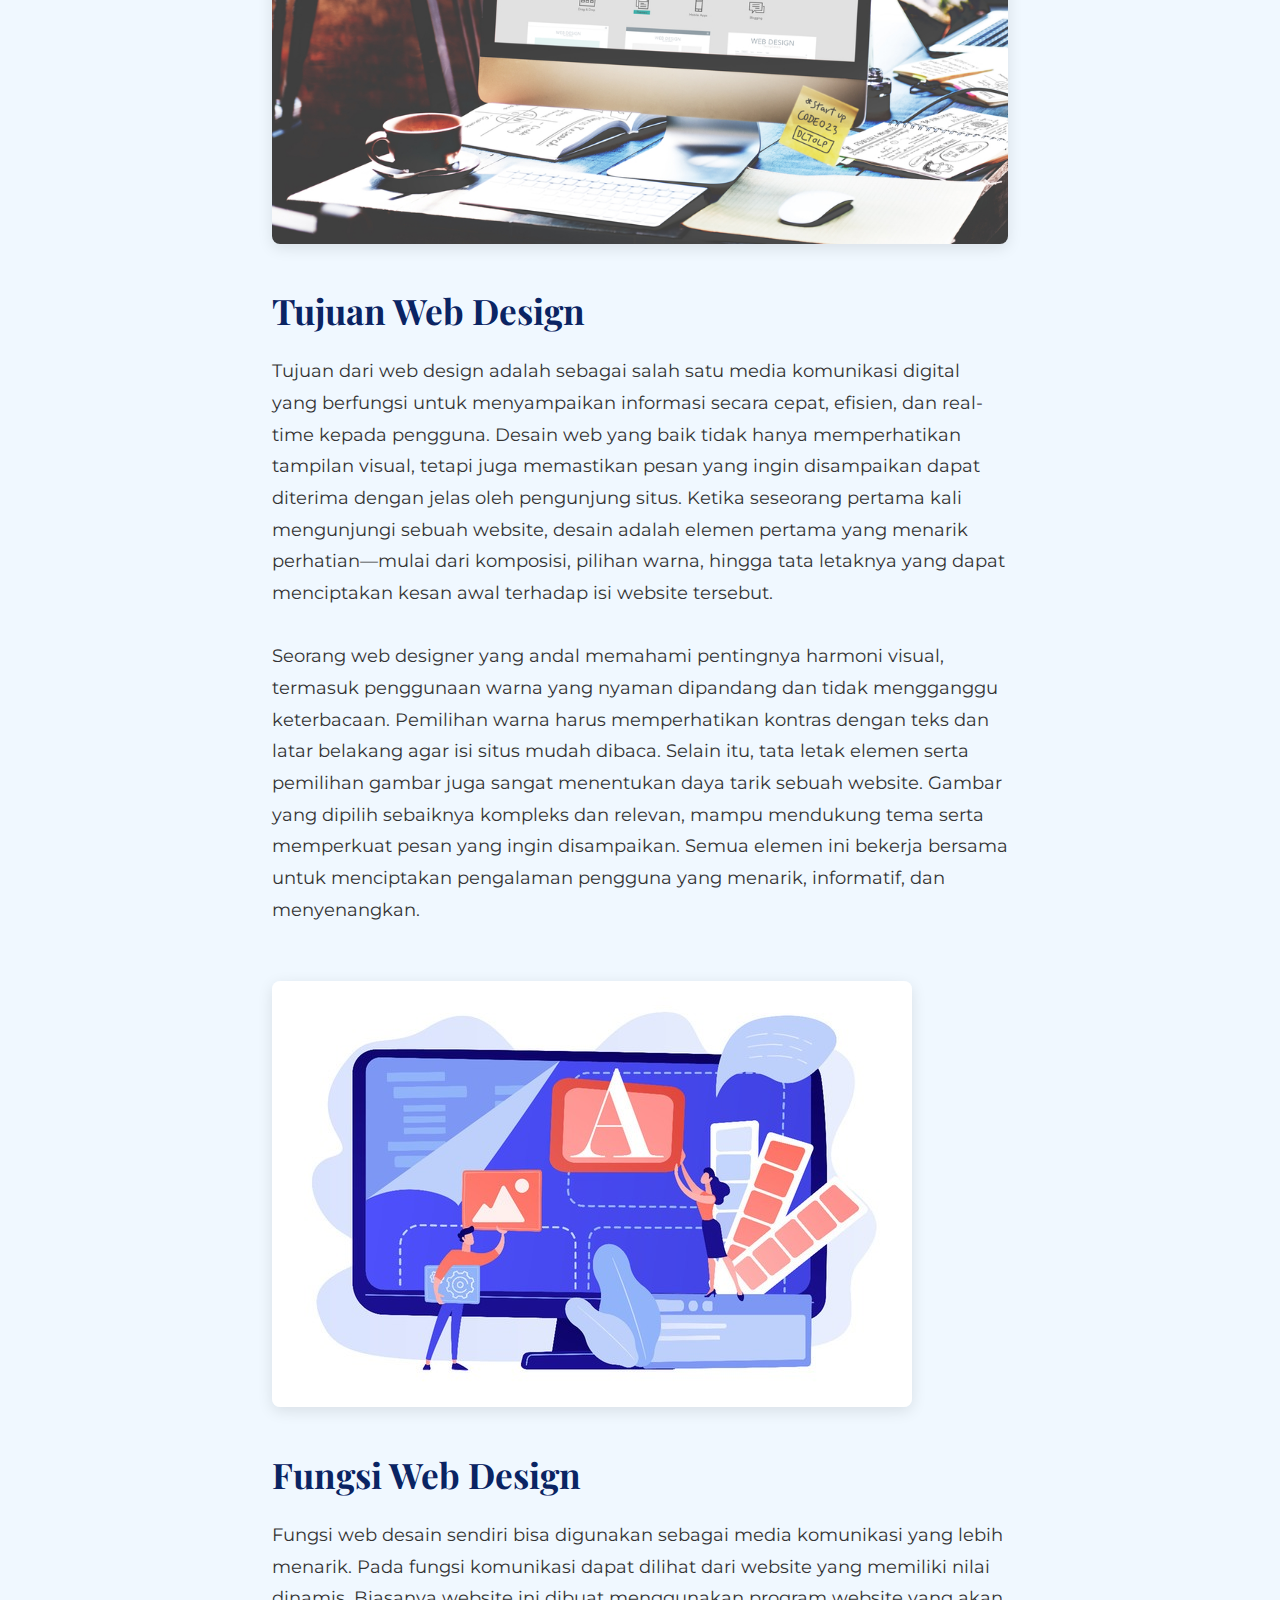
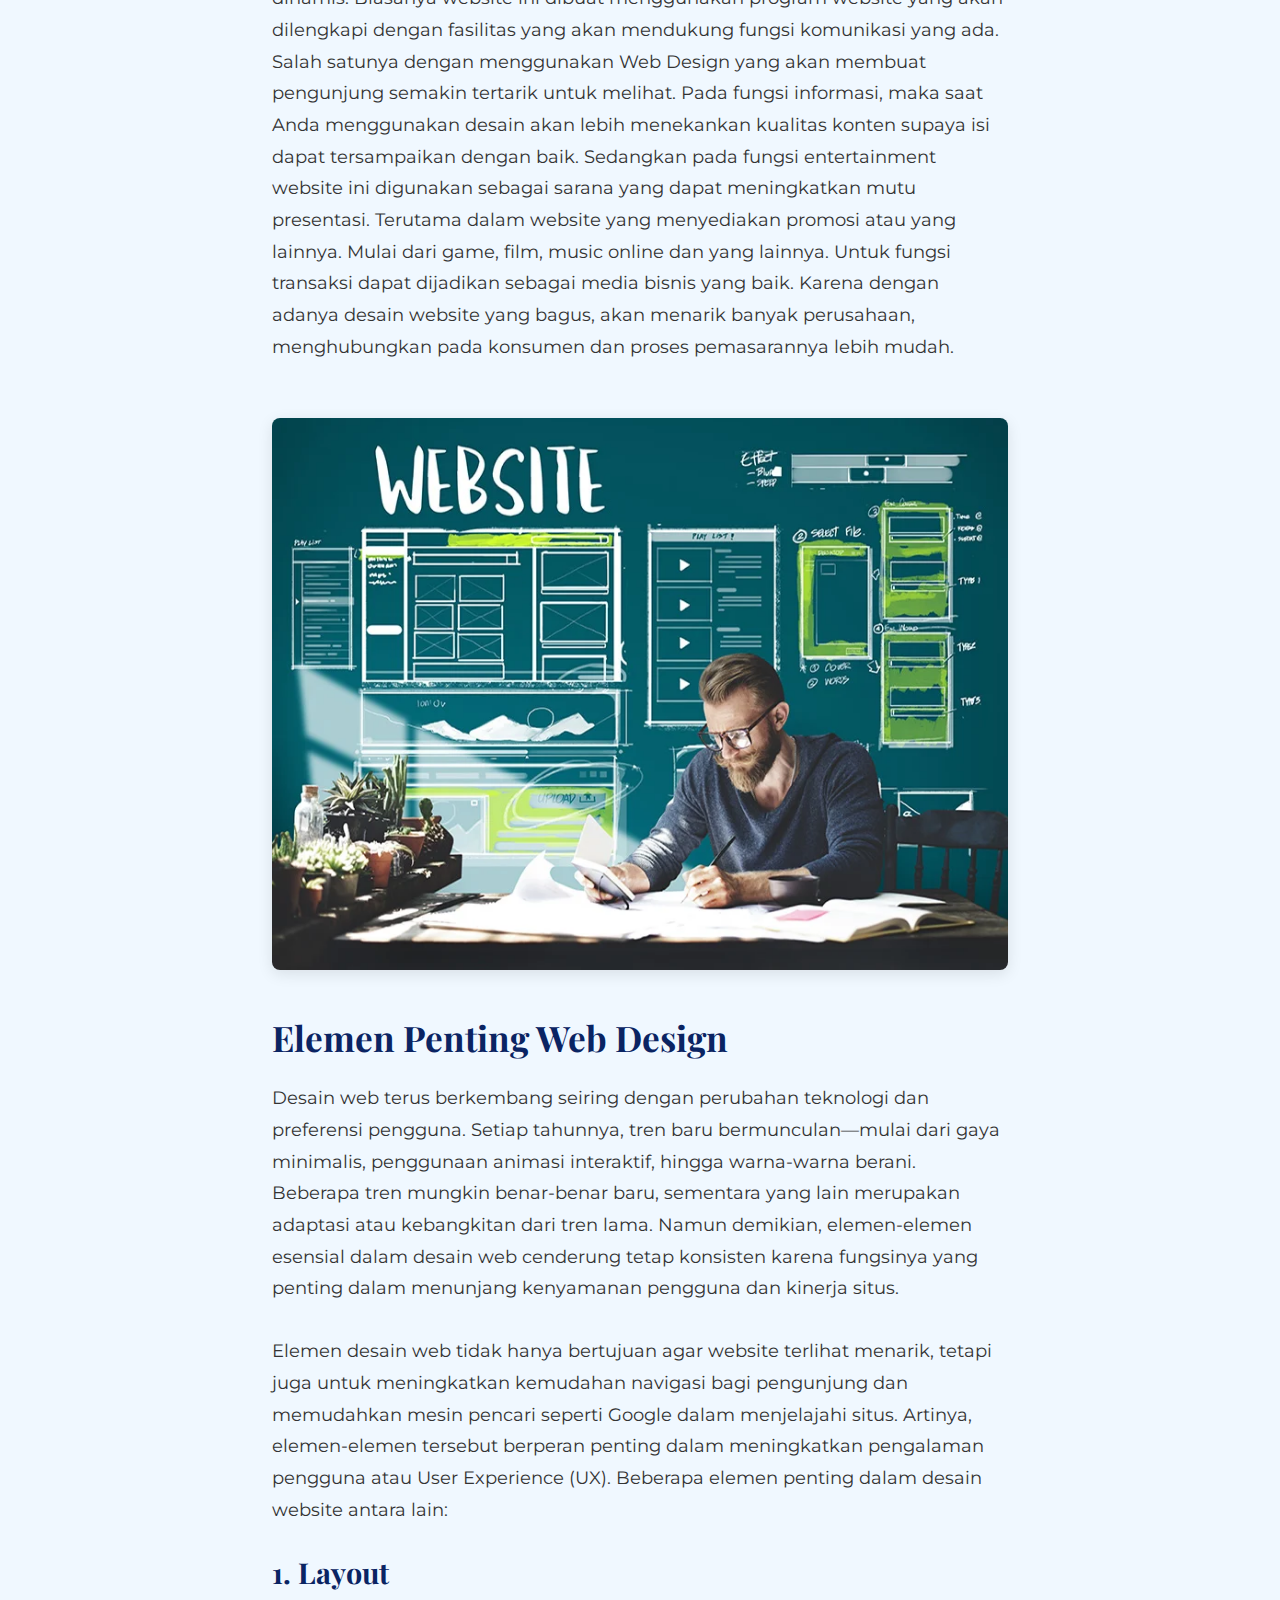
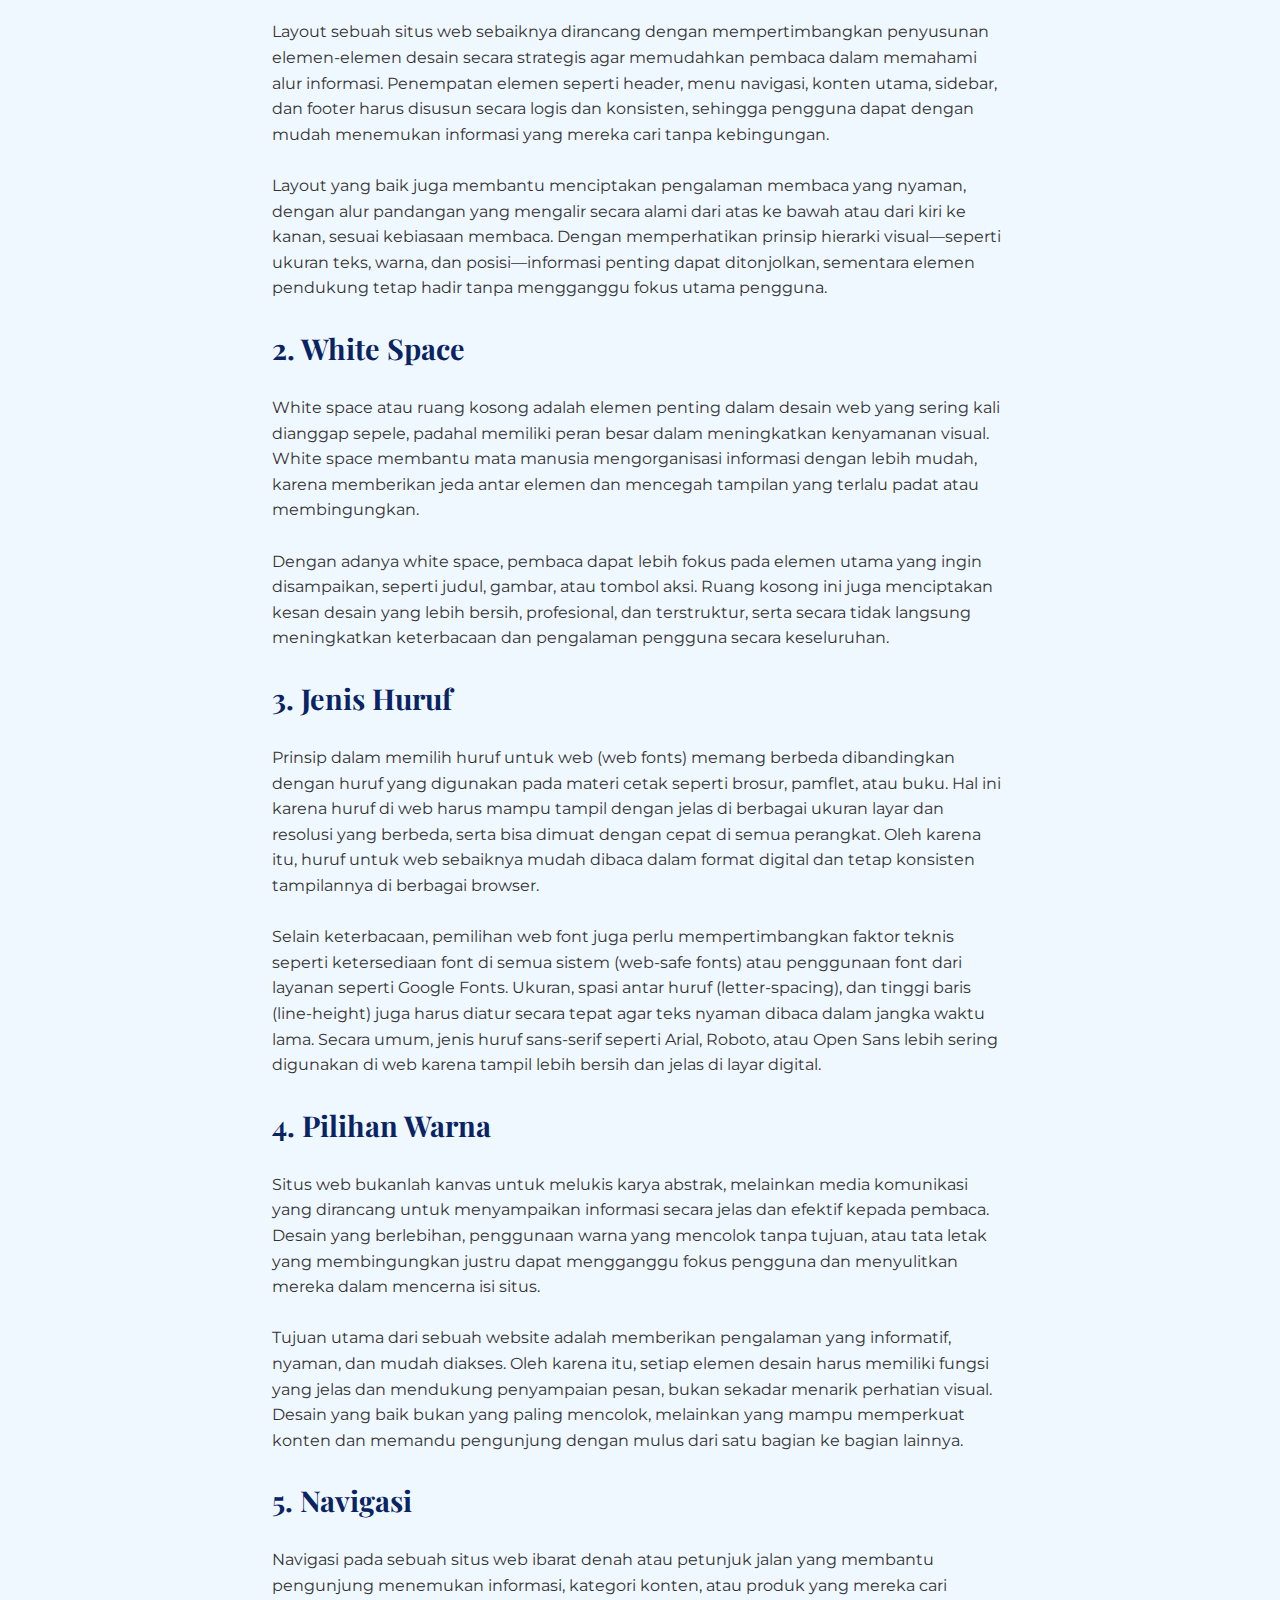
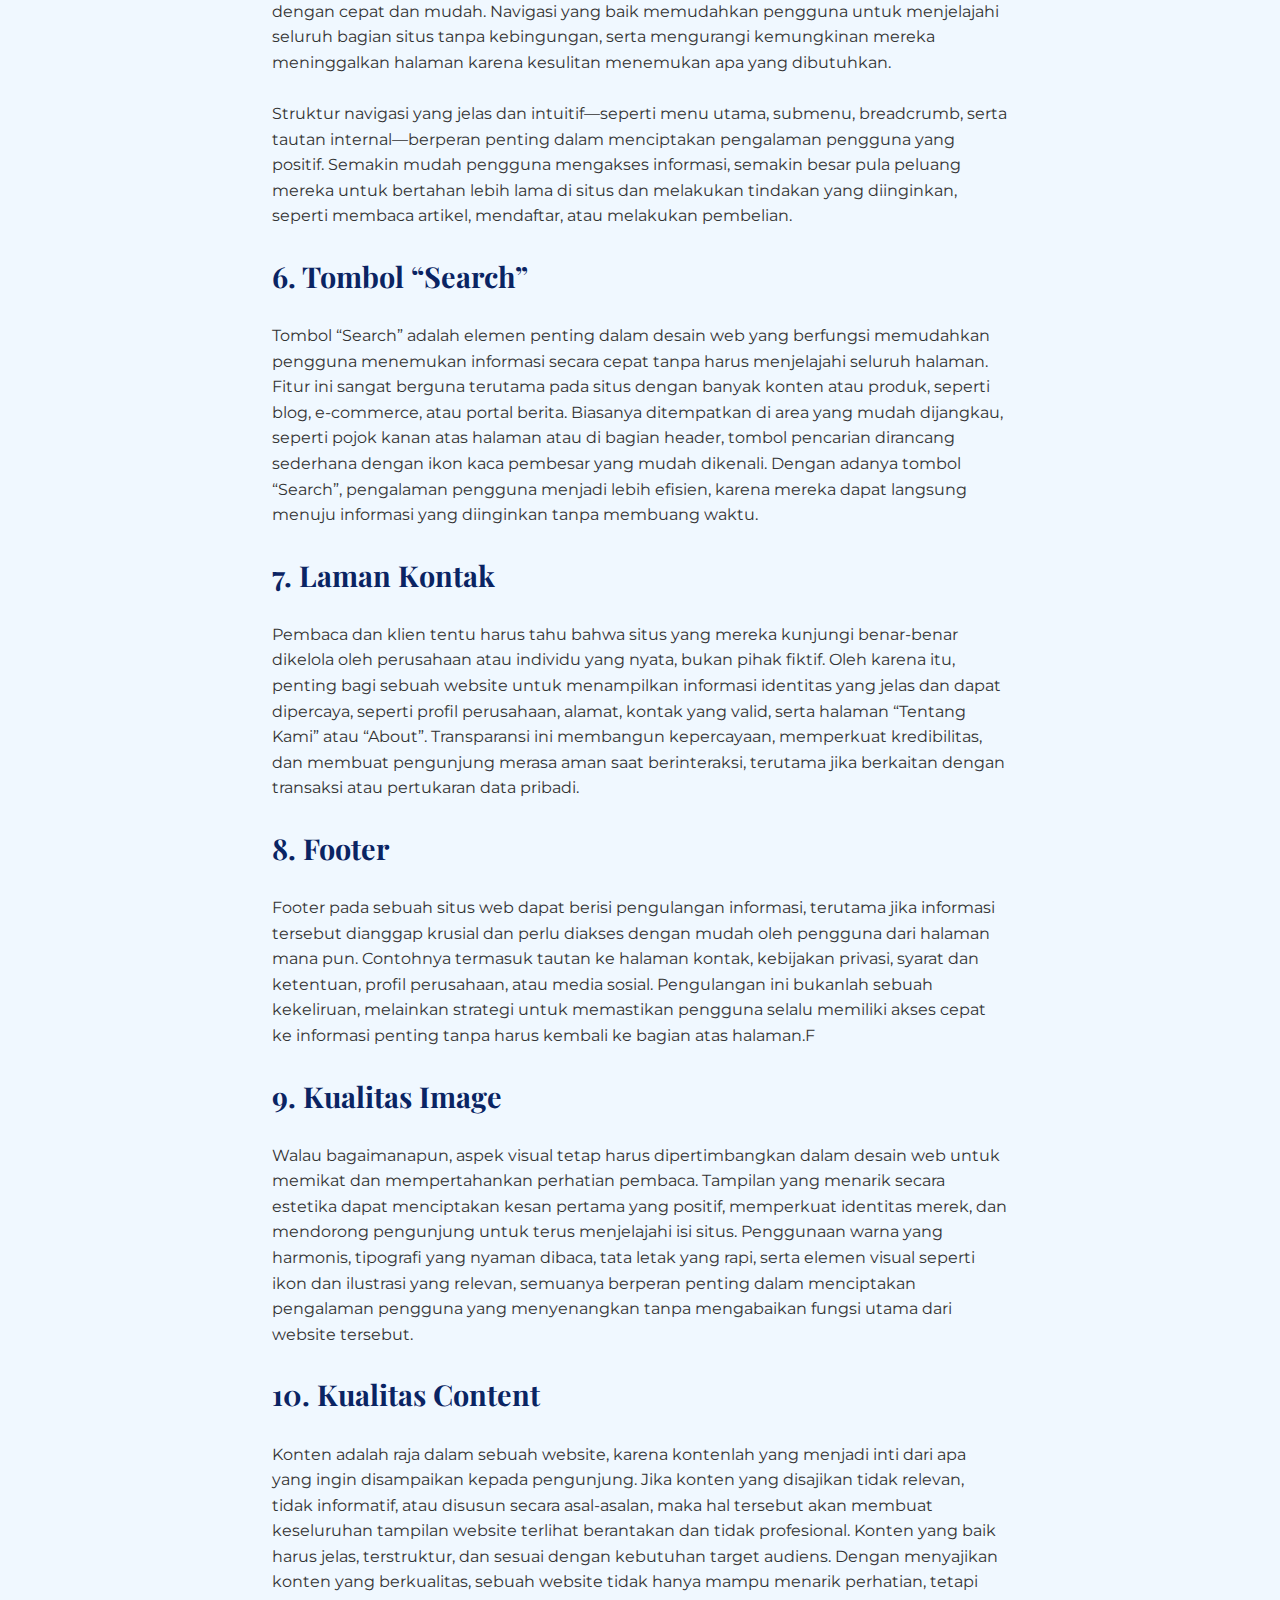
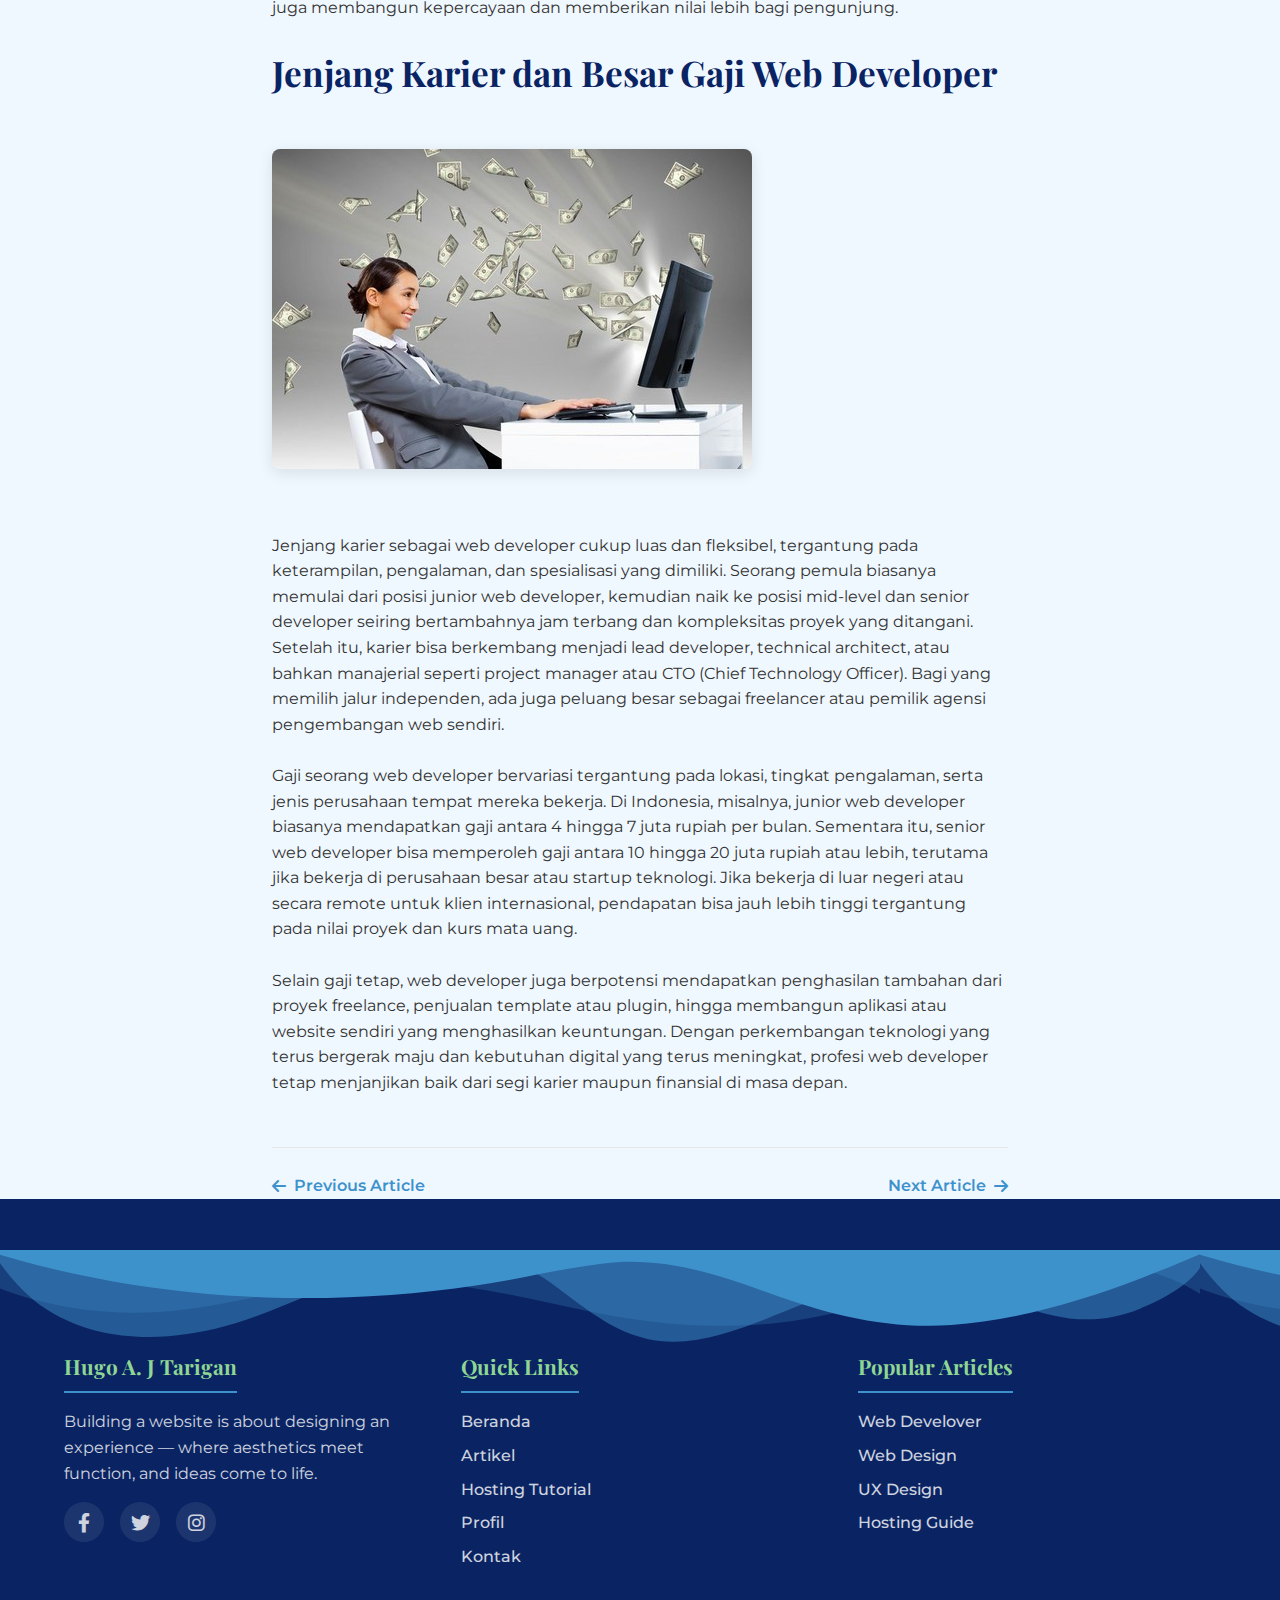
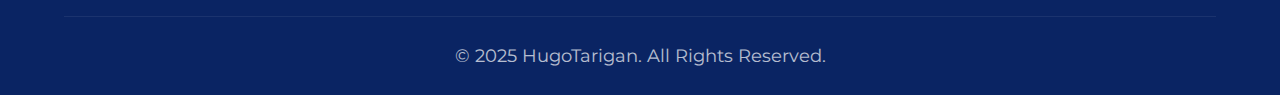
<file: WEBSITE/articles/web-design.html>
<!DOCTYPE html>
<html lang="en">

<head>
    <meta charset="UTF-8">
    <meta name="viewport" content="width=device-width, initial-scale=1.0">
    <title>Web Design: Lebih dari Sekadar Tampilan – Ini Pengertian, Tujuan, dan Fungsinya!</title>
    <meta name="description" content="Web Design: Lebih dari Sekadar Tampilan – Ini Pengertian, Tujuan, dan Fungsinya!">
    <link
        href="https://fonts.googleapis.com/css2?family=Playfair+Display:wght@400;700&family=Montserrat:wght@400;500;600&display=swap"
        rel="stylesheet">
    <link rel="stylesheet" href="https://cdnjs.cloudflare.com/ajax/libs/font-awesome/6.0.0-beta3/css/all.min.css">
    <link rel="stylesheet" href="../css/style.css">
</head>

<body>
    <!-- Loading Bar -->
    <div class="loading-bar"></div>

    <!-- Dark Mode Toggle -->
    <div class="theme-toggle" id="themeToggle">
        <i class="fas fa-moon"></i>
    </div>

    <!-- Back to Top Button -->
    <a href="#" class="back-to-top" id="backToTop">
        <i class="fas fa-arrow-up"></i>
    </a>

    <!-- Header -->
    <header>
        <div class="container header-container">
            <div class="logo">
                <span class="logo-icon"><i class="fas fa-water"></i></span>
                <a href="../index.html" class="logo-text">HugoTarigan</a>
            </div>
            <button class="mobile-menu-btn" id="mobileMenuBtn">
                <i class="fas fa-bars"></i>
            </button>
            <nav class="nav-menu" id="navMenu">
                <ul>
                    <li><a href="../index.html">Beranda</a></li>
                    <li><a href="../index.html#blog">Artikel</a></li>
                    <li><a href="../index.html#tutorial">Tutorial Hosting</a></li>
                    <li><a href="../index.html#about">Profil</a></li>
                    <li><a href="../index.html#contact">Kontak</a></li>
                    <li>
                        <div class="current-time" id="currentTime"></div>
                    </li>
                    <li>
                        <div class="language-selector">
                            <button class="language-btn" id="languageBtn">
                                <i class="fas fa-globe"></i> EN
                            </button>
                            <div class="language-dropdown" id="languageDropdown">
                                <a href="#" data-lang="en">English</a>
                                <a href="#" data-lang="id">Indonesia</a>
                            </div>
                        </div>
                    </li>
                </ul>
            </nav>
        </div>
    </header>

    <!-- Article Content -->
    <article class="article-page">
        <div class="article-header">
            <img src="../images/web-ds1.jpg" class="article-header-image">
            <div class="article-header-content">
                <h1 data-en="Web Design: Lebih dari Sekadar Tampilan – Ini Pengertian, Tujuan, dan Fungsinya!"
                    data-id="Web Design: Lebih dari Sekadar Tampilan – Ini Pengertian, Tujuan, dan Fungsinya!">Web
                    Design: Lebih dari Sekadar Tampilan – Ini Pengertian, Tujuan, dan Fungsinya!</h1>
                <div class="article-meta">
                    <span><i class="far fa-calendar-alt"></i> <span id="article-date"></span></span>
                    <span><i class="far fa-comment"></i></span>
                    <span><i class="far fa-clock"></i></span>
                </div>
            </div>
        </div>

        <!-- Pengertian Web Design -->

        <div class="article-content container">
            <h2 data-en="" data-id="">Pengertian Web Design</h2>

            <p data-en="" data-id="">
                Web design adalah istilah yang merujuk pada desain visual yang diterapkan pada media digital, khususnya
                website. Desain ini berfokus pada pengembangan dan penataan informasi di internet dengan tujuan
                menyediakan fitur yang menarik bagi pengguna serta memberikan nilai estetika yang tinggi. Definisi ini
                membedakan desain web dari pemrograman web, dengan menekankan pada aspek fungsional dan visual dari
                sebuah situs. Web design juga dapat dianggap sebagai bentuk dari desain grafis yang diadaptasi untuk
                platform digital.<br><br>

                Meskipun fokus utamanya adalah pada tampilan, web design tidak mengabaikan fungsi utama dari situs yang
                sedang dirancang. Sebaliknya, desain yang baik justru memperkuat fungsi dengan menciptakan pengalaman
                pengguna yang nyaman dan mudah dinavigasi. Desain yang menarik dan responsif dapat memberikan kenyamanan
                tambahan bagi pengunjung dan pembaca, sehingga meningkatkan keterlibatan serta kesan positif terhadap
                website secara keseluruhan.</p>

            <img src="../images/web-ds2.jpg">

            <h2 data-en="" data-id="">Tujuan Web Design</h2>

            <p data-en="" data-id="">
                Tujuan dari web design adalah sebagai salah satu media komunikasi digital yang berfungsi untuk
                menyampaikan informasi secara cepat, efisien, dan real-time kepada pengguna. Desain web yang baik tidak
                hanya memperhatikan tampilan visual, tetapi juga memastikan pesan yang ingin disampaikan dapat diterima
                dengan jelas oleh pengunjung situs. Ketika seseorang pertama kali mengunjungi sebuah website, desain
                adalah elemen pertama yang menarik perhatian—mulai dari komposisi, pilihan warna, hingga tata letaknya
                yang dapat menciptakan kesan awal terhadap isi website tersebut.<br><br>

                Seorang web designer yang andal memahami pentingnya harmoni visual, termasuk penggunaan warna yang
                nyaman dipandang dan tidak mengganggu keterbacaan. Pemilihan warna harus memperhatikan kontras dengan
                teks dan latar belakang agar isi situs mudah dibaca. Selain itu, tata letak elemen serta pemilihan
                gambar juga sangat menentukan daya tarik sebuah website. Gambar yang dipilih sebaiknya kompleks dan
                relevan, mampu mendukung tema serta memperkuat pesan yang ingin disampaikan. Semua elemen ini bekerja
                bersama untuk menciptakan pengalaman pengguna yang menarik, informatif, dan menyenangkan.</p>

            <img src="../images/web-ds3.jpg">

            <h2 data-en="" data-id="">Fungsi Web Design</h2>
            <p data-en="" data-id="">
                Fungsi web desain sendiri bisa digunakan sebagai media komunikasi yang lebih menarik. Pada fungsi
                komunikasi dapat dilihat dari website yang memiliki nilai dinamis. Biasanya website ini dibuat
                menggunakan program website yang akan dilengkapi dengan fasilitas yang akan mendukung fungsi komunikasi
                yang ada.

                Salah satunya dengan menggunakan Web Design yang akan membuat pengunjung semakin tertarik untuk melihat.
                Pada fungsi informasi, maka saat Anda menggunakan desain akan lebih menekankan kualitas konten supaya
                isi dapat tersampaikan dengan baik.
                Sedangkan pada fungsi entertainment website ini digunakan sebagai sarana yang dapat meningkatkan mutu
                presentasi. Terutama dalam website yang menyediakan promosi atau yang lainnya. Mulai dari game, film,
                music online dan yang lainnya.
                Untuk fungsi transaksi dapat dijadikan sebagai media bisnis yang baik. Karena dengan adanya desain
                website yang bagus, akan menarik banyak perusahaan, menghubungkan pada konsumen dan proses pemasarannya
                lebih mudah.</p>
            <img src="../images/web-ds4.jpg">

            <h2 data-en="" data-id="">Elemen Penting Web Design
            </h2>
            <p data-en="" data-id="">
                Desain web terus berkembang seiring dengan perubahan teknologi dan preferensi pengguna. Setiap tahunnya,
                tren baru bermunculan—mulai dari gaya minimalis, penggunaan animasi interaktif, hingga warna-warna
                berani. Beberapa tren mungkin benar-benar baru, sementara yang lain merupakan adaptasi atau kebangkitan
                dari tren lama. Namun demikian, elemen-elemen esensial dalam desain web cenderung tetap konsisten karena
                fungsinya yang penting dalam menunjang kenyamanan pengguna dan kinerja situs.<br><br>

                Elemen desain web tidak hanya bertujuan agar website terlihat menarik, tetapi juga untuk meningkatkan
                kemudahan navigasi bagi pengunjung dan memudahkan mesin pencari seperti Google dalam menjelajahi situs.
                Artinya, elemen-elemen tersebut berperan penting dalam meningkatkan pengalaman pengguna atau User
                Experience (UX). Beberapa elemen penting dalam desain website antara lain:</p>

            <h3 data-en="" data-id="">1. Layout
            </h3>
            <p data-en="" data-id=""></p>Layout sebuah situs web sebaiknya dirancang dengan mempertimbangkan penyusunan
            elemen-elemen desain secara strategis agar memudahkan pembaca dalam memahami alur informasi. Penempatan
            elemen seperti header, menu navigasi, konten utama, sidebar, dan footer harus disusun secara logis dan
            konsisten, sehingga pengguna dapat dengan mudah menemukan informasi yang mereka cari tanpa
            kebingungan.<br><br>

            Layout yang baik juga membantu menciptakan pengalaman membaca yang nyaman, dengan alur pandangan yang
            mengalir secara alami dari atas ke bawah atau dari kiri ke kanan, sesuai kebiasaan membaca. Dengan
            memperhatikan prinsip hierarki visual—seperti ukuran teks, warna, dan posisi—informasi penting dapat
            ditonjolkan, sementara elemen pendukung tetap hadir tanpa mengganggu fokus utama pengguna.
            </p>
            <h3 data-en="" data-id="">2. White Space
            </h3>
            <p data-en="" data-id=""></p>White space atau ruang kosong adalah elemen penting dalam desain web yang
            sering kali dianggap sepele, padahal memiliki peran besar dalam meningkatkan kenyamanan visual. White space
            membantu mata manusia mengorganisasi informasi dengan lebih mudah, karena memberikan jeda antar elemen dan
            mencegah tampilan yang terlalu padat atau membingungkan.<br><br>

            Dengan adanya white space, pembaca dapat lebih fokus pada elemen utama yang ingin disampaikan, seperti
            judul, gambar, atau tombol aksi. Ruang kosong ini juga menciptakan kesan desain yang lebih bersih,
            profesional, dan terstruktur, serta secara tidak langsung meningkatkan keterbacaan dan pengalaman pengguna
            secara keseluruhan.
            </p>
            <h3 data-en="" data-id="">3. Jenis Huruf
            </h3>
            <p data-en="" data-id=""></p>Prinsip dalam memilih huruf untuk web (web fonts) memang berbeda dibandingkan
            dengan huruf yang digunakan pada materi cetak seperti brosur, pamflet, atau buku. Hal ini karena huruf di
            web harus mampu tampil dengan jelas di berbagai ukuran layar dan resolusi yang berbeda, serta bisa dimuat
            dengan cepat di semua perangkat. Oleh karena itu, huruf untuk web sebaiknya mudah dibaca dalam format
            digital dan tetap konsisten tampilannya di berbagai browser.<br><br>

            Selain keterbacaan, pemilihan web font juga perlu mempertimbangkan faktor teknis seperti ketersediaan font
            di semua sistem (web-safe fonts) atau penggunaan font dari layanan seperti Google Fonts. Ukuran, spasi antar
            huruf (letter-spacing), dan tinggi baris (line-height) juga harus diatur secara tepat agar teks nyaman
            dibaca dalam jangka waktu lama. Secara umum, jenis huruf sans-serif seperti Arial, Roboto, atau Open Sans
            lebih sering digunakan di web karena tampil lebih bersih dan jelas di layar digital.
            </p>
            <h3 data-en="" data-id="">4. Pilihan Warna
            </h3>
            <p data-en="" data-id=""></p>Situs web bukanlah kanvas untuk melukis karya abstrak, melainkan media
            komunikasi yang dirancang untuk menyampaikan informasi secara jelas dan efektif kepada pembaca. Desain yang
            berlebihan, penggunaan warna yang mencolok tanpa tujuan, atau tata letak yang membingungkan justru dapat
            mengganggu fokus pengguna dan menyulitkan mereka dalam mencerna isi situs.<br><br>

            Tujuan utama dari sebuah website adalah memberikan pengalaman yang informatif, nyaman, dan mudah diakses.
            Oleh karena itu, setiap elemen desain harus memiliki fungsi yang jelas dan mendukung penyampaian pesan,
            bukan sekadar menarik perhatian visual. Desain yang baik bukan yang paling mencolok, melainkan yang mampu
            memperkuat konten dan memandu pengunjung dengan mulus dari satu bagian ke bagian lainnya.
            </p>
            <h3 data-en="" data-id="">5. Navigasi
            </h3>
            <p data-en="" data-id=""></p>Navigasi pada sebuah situs web ibarat denah atau petunjuk jalan yang membantu
            pengunjung menemukan informasi, kategori konten, atau produk yang mereka cari dengan cepat dan mudah.
            Navigasi yang baik memudahkan pengguna untuk menjelajahi seluruh bagian situs tanpa kebingungan, serta
            mengurangi kemungkinan mereka meninggalkan halaman karena kesulitan menemukan apa yang dibutuhkan.<br><br>

            Struktur navigasi yang jelas dan intuitif—seperti menu utama, submenu, breadcrumb, serta tautan
            internal—berperan penting dalam menciptakan pengalaman pengguna yang positif. Semakin mudah pengguna
            mengakses informasi, semakin besar pula peluang mereka untuk bertahan lebih lama di situs dan melakukan
            tindakan yang diinginkan, seperti membaca artikel, mendaftar, atau melakukan pembelian.
            </p>
            <h3 data-en="" data-id="">6. Tombol “Search”
            </h3>
            <p data-en="" data-id=""></p>Tombol “Search” adalah elemen penting dalam desain web yang berfungsi
            memudahkan pengguna menemukan informasi secara cepat tanpa harus menjelajahi seluruh halaman. Fitur ini
            sangat berguna terutama pada situs dengan banyak konten atau produk, seperti blog, e-commerce, atau portal
            berita. Biasanya ditempatkan di area yang mudah dijangkau, seperti pojok kanan atas halaman atau di bagian
            header, tombol pencarian dirancang sederhana dengan ikon kaca pembesar yang mudah dikenali. Dengan adanya
            tombol “Search”, pengalaman pengguna menjadi lebih efisien, karena mereka dapat langsung menuju informasi
            yang diinginkan tanpa membuang waktu.
            </p>
            <h3 data-en="" data-id="">7. Laman Kontak
            </h3>
            <p data-en="" data-id=""></p>Pembaca dan klien tentu harus tahu bahwa situs yang mereka kunjungi benar-benar
            dikelola oleh perusahaan atau individu yang nyata, bukan pihak fiktif. Oleh karena itu, penting bagi sebuah
            website untuk menampilkan informasi identitas yang jelas dan dapat dipercaya, seperti profil perusahaan,
            alamat, kontak yang valid, serta halaman “Tentang Kami” atau “About”. Transparansi ini membangun
            kepercayaan, memperkuat kredibilitas, dan membuat pengunjung merasa aman saat berinteraksi, terutama jika
            berkaitan dengan transaksi atau pertukaran data pribadi.
            </p>
            <h3 data-en="" data-id="">8. Footer
            </h3>
            <p data-en="" data-id=""></p>Footer pada sebuah situs web dapat berisi pengulangan informasi, terutama jika
            informasi tersebut dianggap krusial dan perlu diakses dengan mudah oleh pengguna dari halaman mana pun.
            Contohnya termasuk tautan ke halaman kontak, kebijakan privasi, syarat dan ketentuan, profil perusahaan,
            atau media sosial. Pengulangan ini bukanlah sebuah kekeliruan, melainkan strategi untuk memastikan pengguna
            selalu memiliki akses cepat ke informasi penting tanpa harus kembali ke bagian atas halaman.F
            </p>
            <h3 data-en="" data-id="">9. Kualitas Image
            </h3>
            <p data-en="" data-id=""></p>Walau bagaimanapun, aspek visual tetap harus dipertimbangkan dalam desain web
            untuk memikat dan mempertahankan perhatian pembaca. Tampilan yang menarik secara estetika dapat menciptakan
            kesan pertama yang positif, memperkuat identitas merek, dan mendorong pengunjung untuk terus menjelajahi isi
            situs. Penggunaan warna yang harmonis, tipografi yang nyaman dibaca, tata letak yang rapi, serta elemen
            visual seperti ikon dan ilustrasi yang relevan, semuanya berperan penting dalam menciptakan pengalaman
            pengguna yang menyenangkan tanpa mengabaikan fungsi utama dari website tersebut.
            </p>
            <h3 data-en="" data-id="">10. Kualitas Content
            </h3>
            <p data-en="" data-id=""></p>Konten adalah raja dalam sebuah website, karena kontenlah yang menjadi inti
            dari apa yang ingin disampaikan kepada pengunjung. Jika konten yang disajikan tidak relevan, tidak
            informatif, atau disusun secara asal-asalan, maka hal tersebut akan membuat keseluruhan tampilan website
            terlihat berantakan dan tidak profesional. Konten yang baik harus jelas, terstruktur, dan sesuai dengan
            kebutuhan target audiens. Dengan menyajikan konten yang berkualitas, sebuah website tidak hanya mampu
            menarik perhatian, tetapi juga membangun kepercayaan dan memberikan nilai lebih bagi pengunjung.
            </p>

            <h2 data-en="" data-id="">Jenjang Karier dan Besar Gaji Web Developer
            </h2>
            <img src="../images/web-ds5.jpeg">
            <p data-en="" data-id=""></p>Jenjang karier sebagai web developer cukup luas dan fleksibel, tergantung pada
            keterampilan, pengalaman, dan spesialisasi yang dimiliki. Seorang pemula biasanya memulai dari posisi junior
            web developer, kemudian naik ke posisi mid-level dan senior developer seiring bertambahnya jam terbang dan
            kompleksitas proyek yang ditangani. Setelah itu, karier bisa berkembang menjadi lead developer, technical
            architect, atau bahkan manajerial seperti project manager atau CTO (Chief Technology Officer). Bagi yang
            memilih jalur independen, ada juga peluang besar sebagai freelancer atau pemilik agensi pengembangan web
            sendiri.<br><br>

            Gaji seorang web developer bervariasi tergantung pada lokasi, tingkat pengalaman, serta jenis perusahaan
            tempat mereka bekerja. Di Indonesia, misalnya, junior web developer biasanya mendapatkan gaji antara 4
            hingga 7 juta rupiah per bulan. Sementara itu, senior web developer bisa memperoleh gaji antara 10 hingga 20
            juta rupiah atau lebih, terutama jika bekerja di perusahaan besar atau startup teknologi. Jika bekerja di
            luar negeri atau secara remote untuk klien internasional, pendapatan bisa jauh lebih tinggi tergantung pada
            nilai proyek dan kurs mata uang.<br><br>

            Selain gaji tetap, web developer juga berpotensi mendapatkan penghasilan tambahan dari proyek freelance,
            penjualan template atau plugin, hingga membangun aplikasi atau website sendiri yang menghasilkan keuntungan.
            Dengan perkembangan teknologi yang terus bergerak maju dan kebutuhan digital yang terus meningkat, profesi
            web developer tetap menjanjikan baik dari segi karier maupun finansial di masa depan.
            </p>


            <div class="article-navigation">
                <a href="web-development.html"><i class="fas fa-arrow-left"></i> <span data-en="Previous Article"
                        data-id="Artikel Sebelumnya">Previous Article</span></a>
                <a href="ux-design.html" data-en="Next Article" data-id="Artikel Selanjutnya">Next
                    Article <i class="fas fa-arrow-right"></i></a>
            </div>
        </div>
    </article>

    <!-- Footer with wave animation -->
    <footer>
        <div class="wave-container">
            <div class="wave"></div>
        </div>
        <div class="container">
            <div class="footer-content">
                <div class="footer-column">
                    <h3 data-en="Hugo A. J Tarigan" data-id="Hugo A.J Tarigan">Hugo A. J Tarigan</h3>
                    <p data-en="Building a website is about designing an experience — where aesthetics meet function, and ideas come to life."
                        data-id="Membangun website adalah merancang pengalaman — di mana estetika bertemu fungsi, dan ide menjadi nyata.">
                        Building a website is about designing an experience — where aesthetics meet function, and ideas
                        come to life.</p>
                    <div class="social-links">
                        <a href="#"><i class="fab fa-facebook-f"></i></a>
                        <a href="#"><i class="fab fa-twitter"></i></a>
                        <a href="#"><i class="fab fa-instagram"></i></a>
                    </div>
                </div>
                <div class="footer-column">
                    <h3 data-en="Quick Links" data-id="Tautan Cepat">Quick Links</h3>
                    <ul>
                        <li><a href="index.html" data-en="Home" data-id="Beranda">Beranda</a></li>
                        <li><a href="#blog" data-en="Articles" data-id="artikel">Artikel</a></li>
                        <li><a href="#tutorial" data-en="Hosting Tutorial" data-id="Tutorial Hosting">Hosting
                                Tutorial</a></li>
                        <li><a href="#about" data-en="About" data-id="Tentang">Profil</a></li>
                        <li><a href="#contact" data-en="Contact" data-id="Kontak">Kontak</a></li>
                    </ul>
                </div>
                <div class="footer-column">
                    <h3 data-en="Popular Articles" data-id="Artikel Populer">Popular Articles</h3>
                    <ul>
                        <li><a href="articles/web-development.html" data-en="Web Develover" data-id="Web Develover">Web
                                Develover</a></li>
                        <li><a href="articles/web-design.html" data-en="Web Design" data-id="Web Desiner">Web Design</a>
                        </li>
                        <li><a href="articles/ux-design.html" data-en="UX Design" data-id="UX Desiner">UX Design</a>
                        </li>
                        <li><a href="articles/hosting-guide.html" data-en="Hosting Guide"
                                data-id="Panduan Hosting">Hosting
                                Guide</a></li>
                    </ul>
                </div>
            </div>
            <div class="copyright">
                <p>&copy; 2025 HugoTarigan. <span data-en="All Rights Reserved." data-id="Seluruh Hak Cipta.">All Rights
                        Reserved.</span>
                    <!--| <span data-en="Designed with" data-id="Dirancang dengan">Designed with</span> -->
                    <!-- <i class="fas fa-heart" style="color: var(--seafoam);"></i> <span data-en="near the ocean"
                        data-id="di dekat laut">near the ocean</span> -->
                </p>
            </div>
        </div>
    </footer>

    <script src="../js/script.js"></script>
    <script>
        // Set article date
        document.getElementById('article-date').textContent = new Date(Date.now() - 86400000 * 2).toLocaleDateString();
    </script>
</body>

</html>
</file>
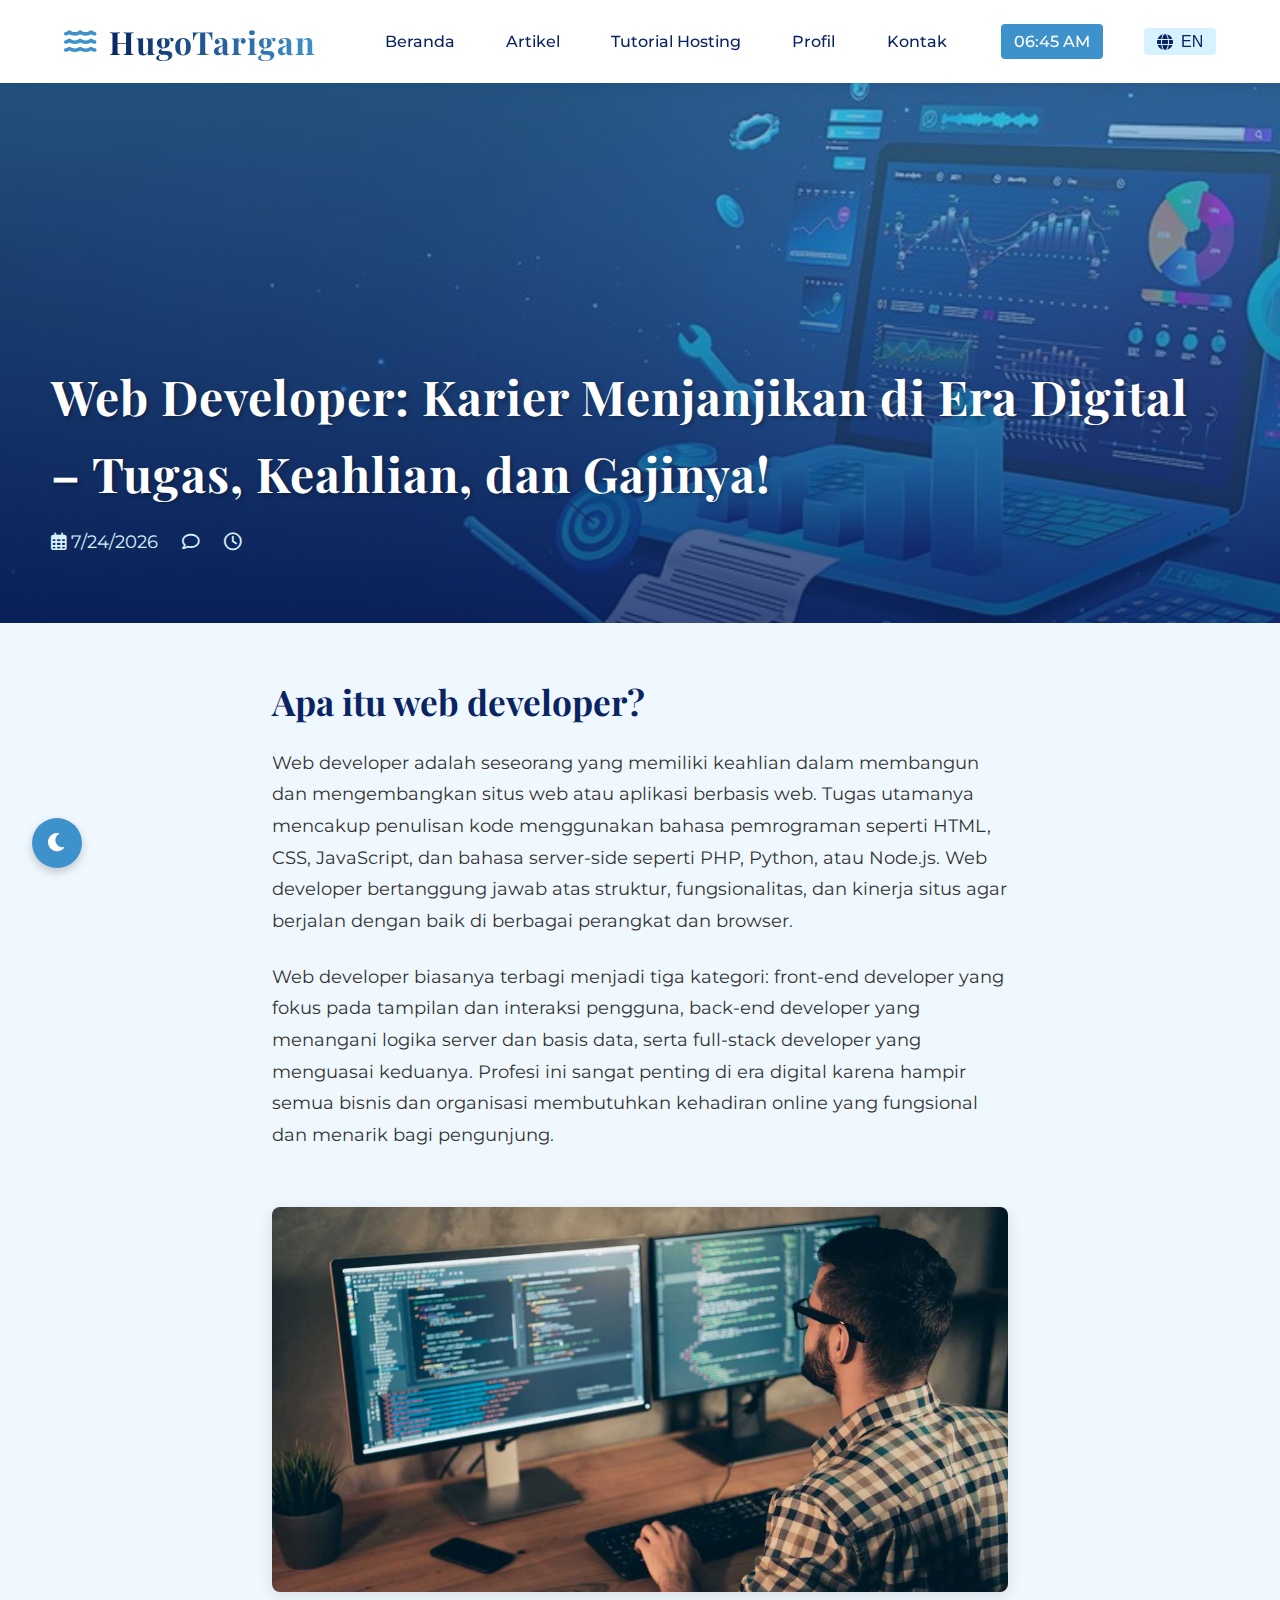
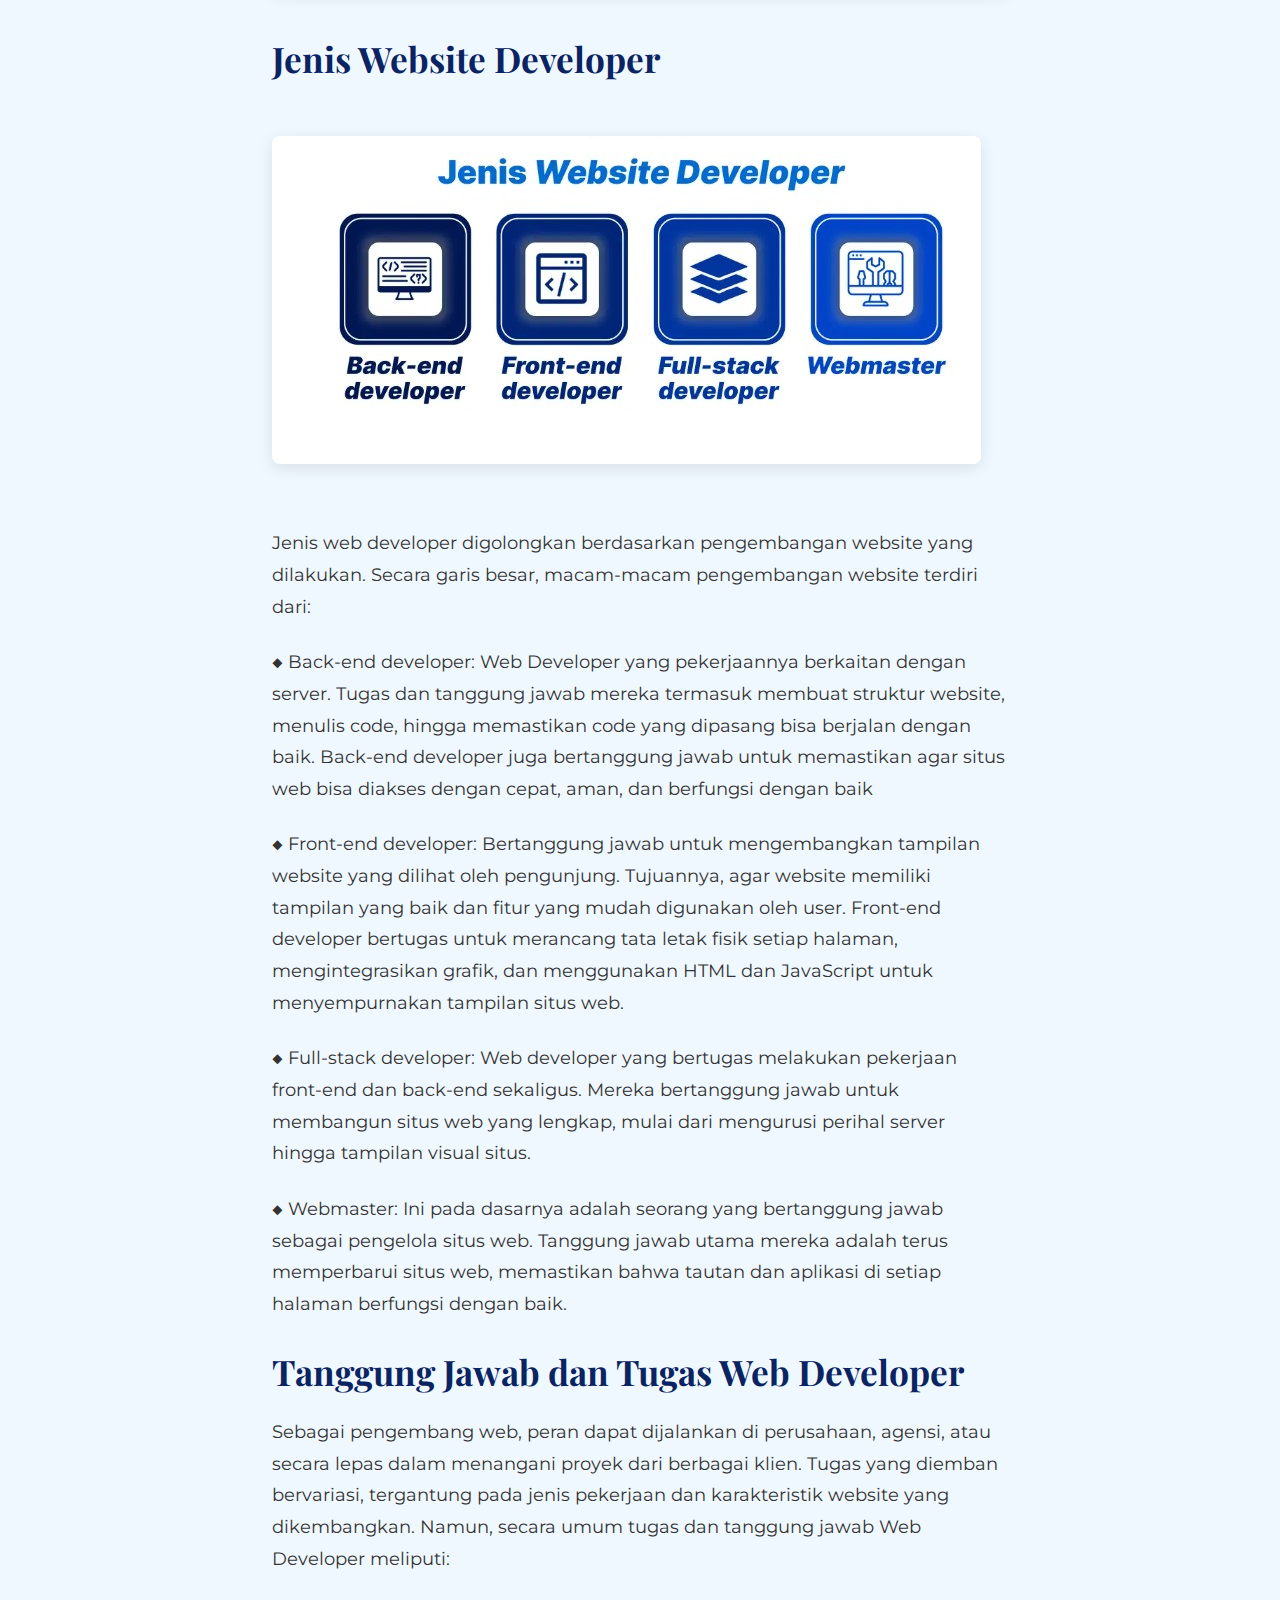
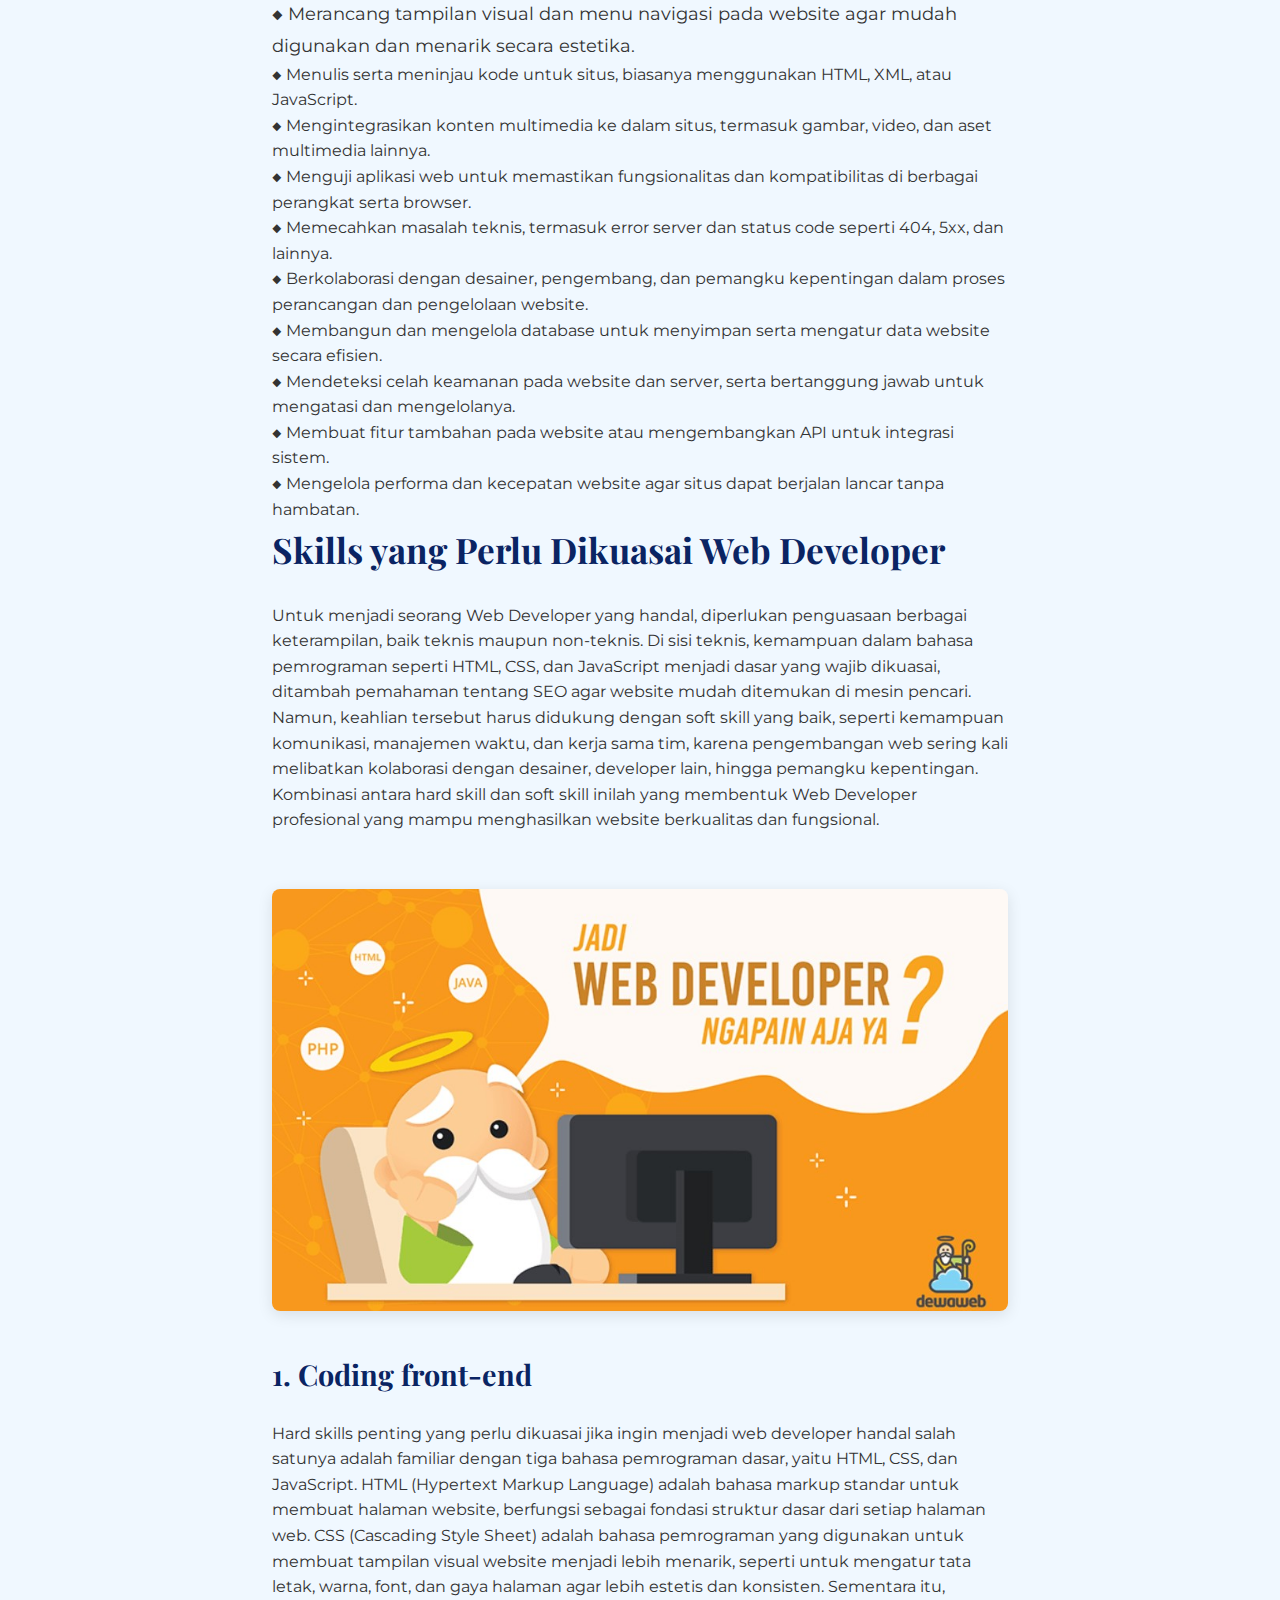
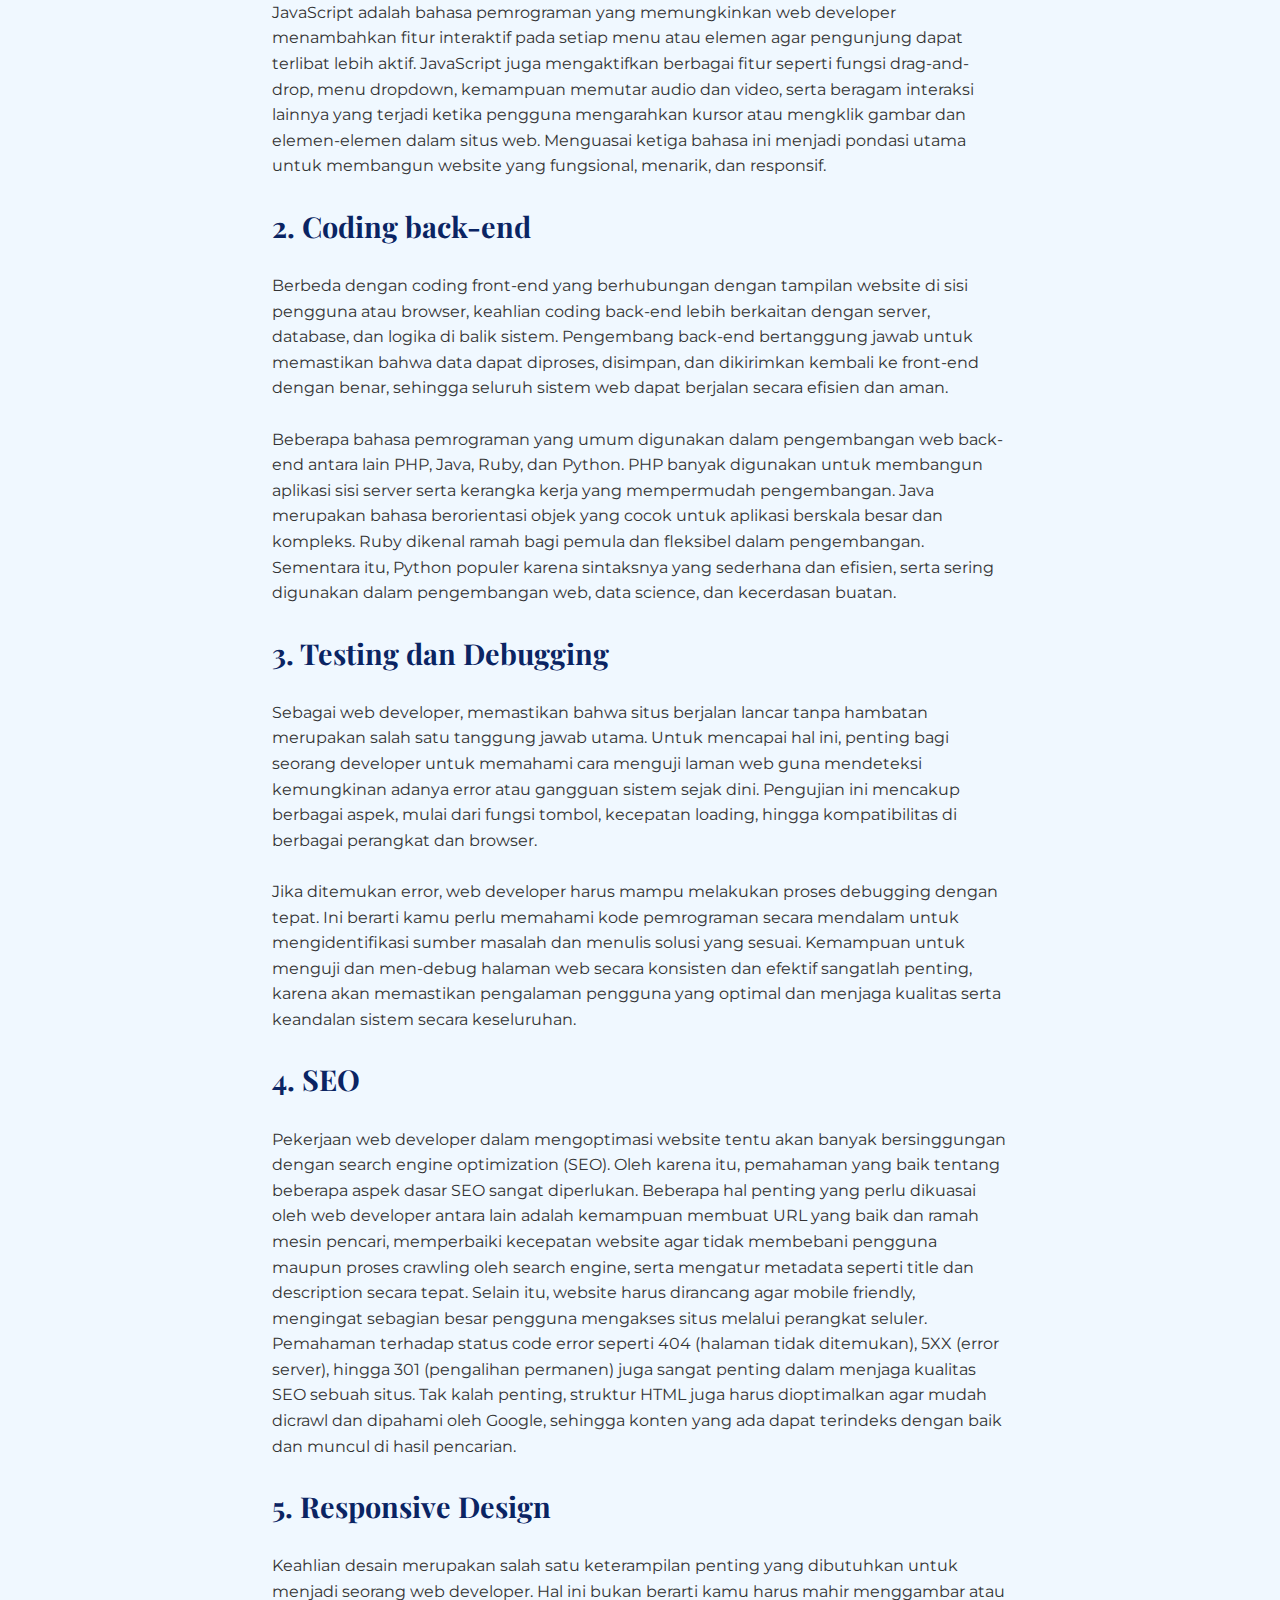
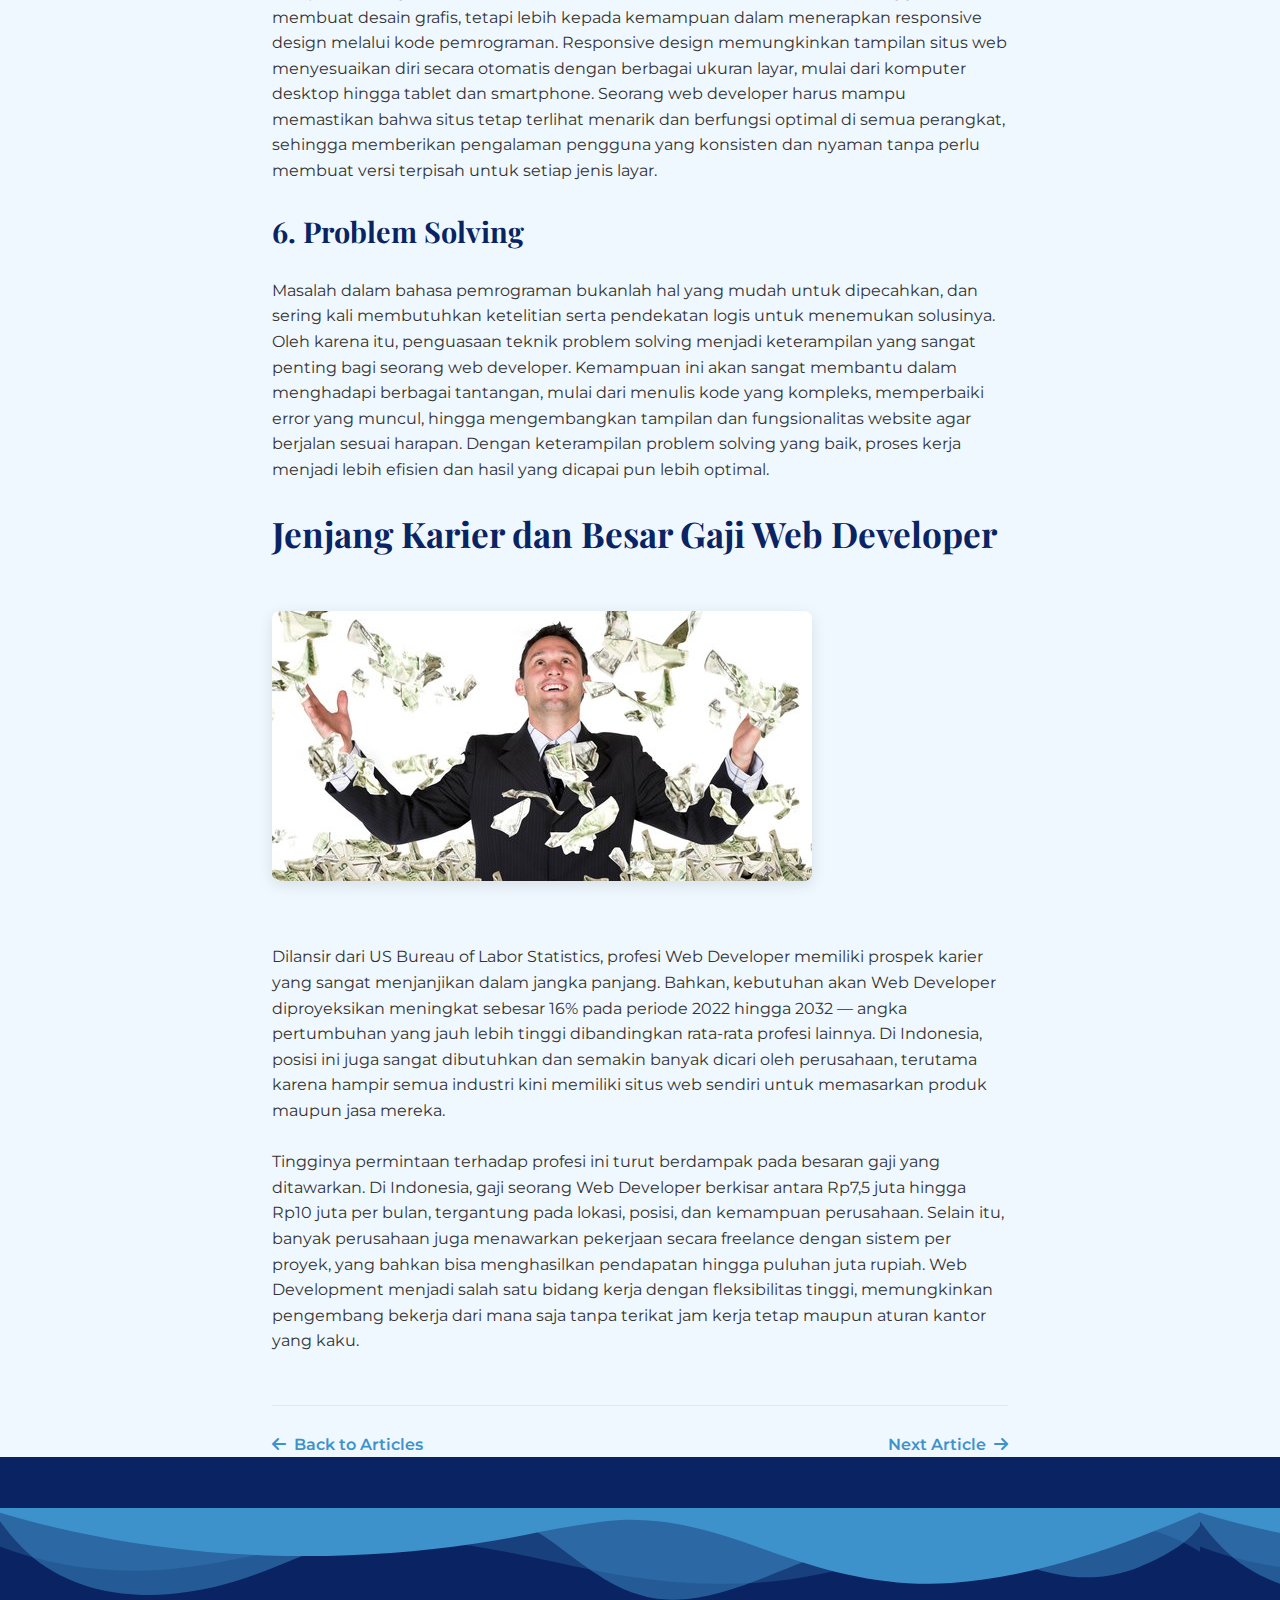
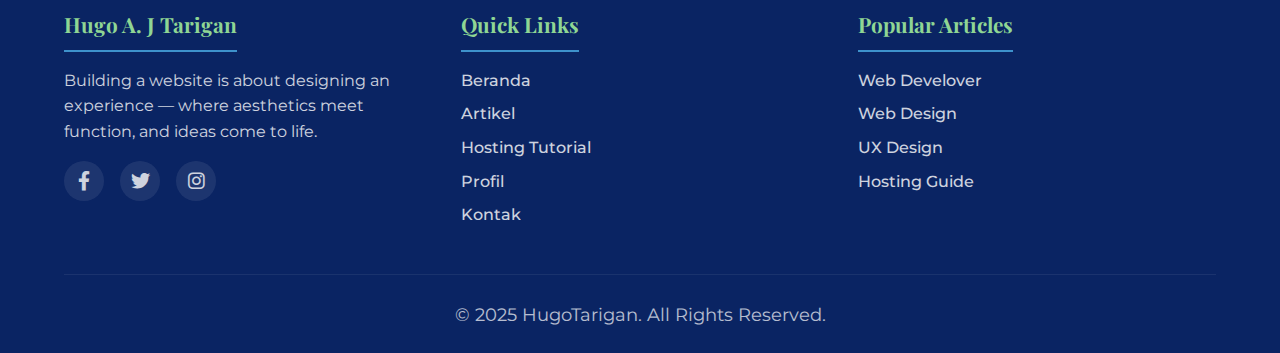
<file: WEBSITE/articles/web-development.html>
<!DOCTYPE html>
<html lang="en">

<head>
    <meta charset="UTF-8">
    <meta name="viewport" content="width=device-width, initial-scale=1.0">
    <title>Web Developer: Karier Menjanjikan di Era Digital – Tugas, Keahlian, dan Gajinya!</title>
    <meta name="description"
        content="Web Developer: A Promising Career in the Digital Era – Responsibilities, Skills, and Salary!">
    <link
        href="https://fonts.googleapis.com/css2?family=Playfair+Display:wght@400;700&family=Montserrat:wght@400;500;600&display=swap"
        rel="stylesheet">
    <link rel="stylesheet" href="https://cdnjs.cloudflare.com/ajax/libs/font-awesome/6.0.0-beta3/css/all.min.css">
    <link rel="stylesheet" href="../css/style.css">
</head>

<body>
    <!-- Loading Bar -->
    <div class="loading-bar"></div>

    <!-- Dark Mode Toggle -->
    <div class="theme-toggle" id="themeToggle">
        <i class="fas fa-moon"></i>
    </div>

    <!-- Back to Top Button -->
    <a href="#" class="back-to-top" id="backToTop">
        <i class="fas fa-arrow-up"></i>
    </a>

    <!-- Header -->
    <header>
        <div class="container header-container">
            <div class="logo">
                <span class="logo-icon"><i class="fas fa-water"></i></span>
                <a href="../index.html" class="logo-text">HugoTarigan</a>
            </div>
            <button class="mobile-menu-btn" id="mobileMenuBtn">
                <i class="fas fa-bars"></i>
            </button>
            <nav class="nav-menu" id="navMenu">
                <ul>
                    <li><a href="../index.html">Beranda</a></li>
                    <li><a href="../index.html#blog">Artikel</a></li>
                    <li><a href="../index.html#tutorial">Tutorial Hosting</a></li>
                    <li><a href="../index.html#about">Profil</a></li>
                    <li><a href="../index.html#contact">Kontak</a></li>
                    <li>
                        <div class="current-time" id="currentTime"></div>
                    </li>
                    <li>
                        <div class="language-selector">
                            <button class="language-btn" id="languageBtn">
                                <i class="fas fa-globe"></i> EN
                            </button>
                            <div class="language-dropdown" id="languageDropdown">
                                <a href="#" data-lang="en">English</a>
                                <a href="#" data-lang="id">Indonesia</a>
                            </div>
                        </div>
                    </li>
                </ul>
            </nav>
        </div>
    </header>

    <!-- Article Content -->
    <article class="article-page">
        <div class="article-header">
            <img src="../images/web-dv1.jpg" class="article-header-image">
            <div class="article-header-content">
                <h1 data-en="Web Developer: Karier Menjanjikan di Era Digital – Tugas, Keahlian, dan Gajinya!"
                    data-id="Web Developer: Karier Menjanjikan di Era Digital – Tugas, Keahlian, dan Gajinya!">Web
                    Developer: Karier Menjanjikan di Era Digital – Tugas, Keahlian, dan Gajinya!</h1>
                <div class="article-meta">
                    <span><i class="far fa-calendar-alt"></i> <span id="article-date"></span></span>
                    <span><i class="far fa-comment"></i></span>
                    <span><i class="far fa-clock"></i></span>
                </div>
            </div>
        </div>

        <div class="article-content container">
            <h2 data-en="Apa itu web developer?" data-id="Apa itu web developer?">Apa itu web developer?</h2>

            <p data-en="" data-id="">
                Web developer adalah seseorang yang memiliki keahlian dalam membangun dan mengembangkan situs web atau
                aplikasi berbasis web. Tugas utamanya mencakup penulisan kode menggunakan bahasa pemrograman seperti
                HTML, CSS, JavaScript, dan bahasa server-side seperti PHP, Python, atau Node.js. Web developer
                bertanggung jawab atas struktur, fungsionalitas, dan kinerja situs agar berjalan dengan baik di berbagai
                perangkat dan browser.</p>

            <p data-en="" data-id="">
                Web developer biasanya terbagi menjadi tiga kategori: front-end developer yang fokus pada tampilan dan
                interaksi pengguna, back-end developer yang menangani logika server dan basis data, serta full-stack
                developer yang menguasai keduanya. Profesi ini sangat penting di era digital karena hampir semua bisnis
                dan organisasi membutuhkan kehadiran online yang fungsional dan menarik bagi pengunjung.
            </p>

            <img src="../images/web-dv2.jpg">

            <h2 data-en="Jenis Website Developer" data-id="Jenis Website Developert">Jenis Website Developer</h2>
            <img src="../images/web-dv3.jpg">

            <p data-en="" data-id=""> </p>

            <p data-en="" data-id="">Jenis web developer digolongkan berdasarkan pengembangan website yang dilakukan.
                Secara garis besar, macam-macam pengembangan website terdiri dari:
            </p>

            <p data-en="" data-id="">&#9670; Back-end developer: Web Developer yang pekerjaannya berkaitan dengan
                server. Tugas dan tanggung jawab mereka termasuk membuat struktur website, menulis code, hingga
                memastikan code yang
                dipasang bisa berjalan dengan baik. Back-end developer juga bertanggung jawab untuk memastikan agar
                situs web bisa diakses dengan cepat, aman, dan berfungsi dengan baik </p>

            <p data-en="" data-id="">&#9670; Front-end developer: Bertanggung jawab untuk mengembangkan tampilan website
                yang dilihat oleh pengunjung. Tujuannya, agar website memiliki tampilan yang baik dan fitur yang mudah
                digunakan oleh user. Front-end developer bertugas untuk merancang tata letak fisik setiap halaman,
                mengintegrasikan grafik, dan menggunakan HTML dan JavaScript untuk menyempurnakan tampilan situs web.
            </p>

            <p data-en="" data-id="">&#9670; Full-stack developer: Web developer yang bertugas melakukan pekerjaan
                front-end dan back-end sekaligus. Mereka bertanggung jawab untuk membangun situs web yang lengkap, mulai
                dari mengurusi perihal server hingga tampilan visual situs.
            </p>

            <p data-en="" data-id="">&#9670; Webmaster: Ini pada dasarnya adalah seorang yang bertanggung jawab sebagai
                pengelola situs web. Tanggung jawab utama mereka adalah terus memperbarui situs web, memastikan bahwa
                tautan dan aplikasi di setiap halaman berfungsi dengan baik.
            </p>
            <!-- TOPIK TANGGUNGJAWAB -->

            <h2 data-en="Tanggung Jawab dan Tugas Web Developer" data-id="Tanggung Jawab dan Tugas Web Developer">
                Tanggung Jawab dan Tugas Web Developer</h2>

            <p data-en="" data-id="">Sebagai pengembang web, peran dapat dijalankan di perusahaan, agensi, atau
                secara lepas dalam menangani proyek dari berbagai klien. Tugas yang diemban bervariasi, tergantung pada
                jenis pekerjaan dan karakteristik website yang dikembangkan. Namun, secara umum tugas dan tanggung jawab
                Web Developer meliputi:

            </p>

            <div class="tanggung-jawab">

                <p data-en="" data-id="">&#9670; Merancang tampilan visual dan menu navigasi pada website agar mudah
                    digunakan dan
                    menarik secara estetika. </p>
                <p data-en="" data-id=""></p> &#9670; Menulis serta meninjau kode untuk situs, biasanya menggunakan
                HTML, XML, atau JavaScript.</p>
                <p data-en="" data-id=""></p>&#9670; Mengintegrasikan konten multimedia ke dalam situs, termasuk gambar,
                video, dan aset multimedia lainnya.</p>
                <p data-en="" data-id=""></p>&#9670; Menguji aplikasi web untuk memastikan fungsionalitas dan
                kompatibilitas
                di berbagai perangkat serta
                browser.</p>
                <p data-en="" data-id=""></p>&#9670; Memecahkan masalah teknis, termasuk error server dan status code
                seperti 404, 5xx, dan lainnya.</p>
                <p data-en="" data-id=""></p>&#9670; Berkolaborasi dengan desainer, pengembang, dan pemangku kepentingan
                dalam proses perancangan dan
                pengelolaan website.</p>
                <p data-en="" data-id=""></p> &#9670; Membangun dan mengelola database untuk menyimpan serta mengatur
                data
                website secara efisien.</p>
                <p data-en="" data-id=""></p> &#9670; Mendeteksi celah keamanan pada website dan server, serta
                bertanggung
                jawab untuk mengatasi dan
                mengelolanya.</p>
                <p data-en="" data-id=""></p>&#9670; Membuat fitur tambahan pada website atau mengembangkan API untuk
                integrasi sistem.</p>
                <p data-en="" data-id=""></p>&#9670; Mengelola performa dan kecepatan website agar situs dapat berjalan
                lancar tanpa hambatan.</p>
            </div>

            <!-- SKILL YG PERLU DIKUASAI -->

            <h2 data-en="Skills yang Perlu Dikuasai Web Developer" data-id="Skills yang Perlu Dikuasai Web Developer">
                Skills yang Perlu Dikuasai Web Developer</h2>

            <p data-en="" data-id=""></p>Untuk menjadi seorang Web Developer yang handal, diperlukan penguasaan
            berbagai keterampilan, baik teknis maupun non-teknis. Di sisi teknis, kemampuan dalam bahasa pemrograman
            seperti HTML, CSS, dan JavaScript menjadi dasar yang wajib dikuasai, ditambah pemahaman tentang SEO agar
            website mudah ditemukan di mesin pencari. Namun, keahlian tersebut harus didukung dengan soft skill yang
            baik, seperti kemampuan komunikasi, manajemen waktu, dan kerja sama tim, karena pengembangan web sering kali
            melibatkan kolaborasi dengan desainer, developer lain, hingga pemangku kepentingan. Kombinasi antara hard
            skill dan soft skill inilah yang membentuk Web Developer profesional yang mampu menghasilkan website
            berkualitas dan fungsional.</p>
            <img src="../images/web-dv4.jpg">

            <h3 data-en="Coding front-end" data-id="Coding front-end">
                1. Coding front-end
            </h3>

            <p data-en="" data-id=""></p>Hard skills penting yang perlu dikuasai jika ingin menjadi web developer handal
            salah satunya adalah familiar dengan tiga bahasa pemrograman dasar, yaitu HTML, CSS, dan JavaScript. HTML
            (Hypertext Markup Language) adalah bahasa markup standar untuk membuat halaman website, berfungsi sebagai
            fondasi struktur dasar dari setiap halaman web. CSS (Cascading Style Sheet) adalah bahasa pemrograman yang
            digunakan untuk membuat tampilan visual website menjadi lebih menarik, seperti untuk mengatur tata letak,
            warna, font, dan gaya halaman agar lebih estetis dan konsisten. Sementara itu, JavaScript adalah bahasa
            pemrograman yang memungkinkan web developer menambahkan fitur interaktif pada setiap menu atau elemen agar
            pengunjung dapat terlibat lebih aktif. JavaScript juga mengaktifkan berbagai fitur seperti fungsi
            drag-and-drop, menu dropdown, kemampuan memutar audio dan video, serta beragam interaksi lainnya yang
            terjadi ketika pengguna mengarahkan kursor atau mengklik gambar dan elemen-elemen dalam situs web. Menguasai
            ketiga bahasa ini menjadi pondasi utama untuk membangun website yang fungsional, menarik, dan responsif.</p>

            <h3 data-en="Coding front-end" data-id="Coding front-end">
                2. Coding back-end
            </h3>

            <p data-en="" data-id=""></p>Berbeda dengan coding front-end yang berhubungan dengan tampilan website di
            sisi pengguna atau browser, keahlian coding back-end lebih berkaitan dengan server, database, dan logika di
            balik sistem. Pengembang back-end bertanggung jawab untuk memastikan bahwa data dapat diproses, disimpan,
            dan dikirimkan kembali ke front-end dengan benar, sehingga seluruh sistem web dapat berjalan secara efisien
            dan aman. <br><br>

            Beberapa bahasa pemrograman yang umum digunakan dalam pengembangan web back-end antara lain PHP, Java, Ruby,
            dan Python. PHP banyak digunakan untuk membangun aplikasi sisi server serta kerangka kerja yang mempermudah
            pengembangan. Java merupakan bahasa berorientasi objek yang cocok untuk aplikasi berskala besar dan
            kompleks. Ruby dikenal ramah bagi pemula dan fleksibel dalam pengembangan. Sementara itu, Python populer
            karena sintaksnya yang sederhana dan efisien, serta sering digunakan dalam pengembangan web, data science,
            dan kecerdasan buatan. </p>

            <h3 data-en="Coding front-end" data-id="Coding front-end">
                3. Testing dan Debugging
            </h3>
            <p data-en="" data-id=""></p>Sebagai web developer, memastikan bahwa situs berjalan lancar tanpa hambatan
            merupakan salah satu tanggung jawab utama. Untuk mencapai hal ini, penting bagi seorang developer untuk
            memahami cara menguji laman web guna mendeteksi kemungkinan adanya error atau gangguan sistem sejak dini.
            Pengujian ini mencakup berbagai aspek, mulai dari fungsi tombol, kecepatan loading, hingga kompatibilitas di
            berbagai perangkat dan browser.<BR><BR>

            Jika ditemukan error, web developer harus mampu melakukan proses debugging dengan tepat. Ini berarti kamu
            perlu memahami kode pemrograman secara mendalam untuk mengidentifikasi sumber masalah dan menulis solusi
            yang sesuai. Kemampuan untuk menguji dan men-debug halaman web secara konsisten dan efektif sangatlah
            penting, karena akan memastikan pengalaman pengguna yang optimal dan menjaga kualitas serta keandalan sistem
            secara keseluruhan. </p>
            <h3 data-en="Coding front-end" data-id="Coding front-end">
                4. SEO
            </h3>
            <p data-en="" data-id=""></p>Pekerjaan web developer dalam mengoptimasi website tentu akan banyak
            bersinggungan dengan search engine optimization (SEO). Oleh karena itu, pemahaman yang baik tentang beberapa
            aspek dasar SEO sangat diperlukan. Beberapa hal penting yang perlu dikuasai oleh web developer antara lain
            adalah kemampuan membuat URL yang baik dan ramah mesin pencari, memperbaiki kecepatan website agar tidak
            membebani pengguna maupun proses crawling oleh search engine, serta mengatur metadata seperti title dan
            description secara tepat. Selain itu, website harus dirancang agar mobile friendly, mengingat sebagian besar
            pengguna mengakses situs melalui perangkat seluler. Pemahaman terhadap status code error seperti 404
            (halaman tidak ditemukan), 5XX (error server), hingga 301 (pengalihan permanen) juga sangat penting dalam
            menjaga kualitas SEO sebuah situs. Tak kalah penting, struktur HTML juga harus dioptimalkan agar mudah
            dicrawl dan dipahami oleh Google, sehingga konten yang ada dapat terindeks dengan baik dan muncul di hasil
            pencarian.</p>

            <h3 data-en="Coding front-end" data-id="Coding front-end">
                5. Responsive Design
            </h3>
            <p data-en="" data-id=""></p>Keahlian desain merupakan salah satu keterampilan penting yang dibutuhkan untuk
            menjadi seorang web developer. Hal ini bukan berarti kamu harus mahir menggambar atau membuat desain grafis,
            tetapi lebih kepada kemampuan dalam menerapkan responsive design melalui kode pemrograman.

            Responsive design memungkinkan tampilan situs web menyesuaikan diri secara otomatis dengan berbagai ukuran
            layar, mulai dari komputer desktop hingga tablet dan smartphone. Seorang web developer harus mampu
            memastikan bahwa situs tetap terlihat menarik dan berfungsi optimal di semua perangkat, sehingga memberikan
            pengalaman pengguna yang konsisten dan nyaman tanpa perlu membuat versi terpisah untuk setiap jenis layar.
            </p>
            <h3 data-en="Coding front-end" data-id="Coding front-end">
                6. Problem Solving
            </h3>
            <p data-en="" data-id=""></p>Masalah dalam bahasa pemrograman bukanlah hal yang mudah untuk dipecahkan, dan
            sering kali membutuhkan ketelitian serta pendekatan logis untuk menemukan solusinya. Oleh karena itu,
            penguasaan teknik problem solving menjadi keterampilan yang sangat penting bagi seorang web developer.
            Kemampuan ini akan sangat membantu dalam menghadapi berbagai tantangan, mulai dari menulis kode yang
            kompleks, memperbaiki error yang muncul, hingga mengembangkan tampilan dan fungsionalitas website agar
            berjalan sesuai harapan. Dengan keterampilan problem solving yang baik, proses kerja menjadi lebih efisien
            dan hasil yang dicapai pun lebih optimal.
            </p>

            <h2 data-en="Jenjang Karier dan Besar Gaji Web Developer"
                data-id="Jenjang Karier dan Besar Gaji Web Developer">
                Jenjang Karier dan Besar Gaji Web Developer</h2>
            <img src="../images/web-dv5.jpg">
            <p data-en="" data-id=""></p>Dilansir dari US Bureau of Labor Statistics, profesi Web Developer memiliki
            prospek karier yang sangat menjanjikan dalam jangka panjang. Bahkan, kebutuhan akan Web Developer
            diproyeksikan meningkat sebesar 16% pada periode 2022 hingga 2032 — angka pertumbuhan yang jauh lebih tinggi
            dibandingkan rata-rata profesi lainnya. Di Indonesia, posisi ini juga sangat dibutuhkan dan semakin banyak
            dicari oleh perusahaan, terutama karena hampir semua industri kini memiliki situs web sendiri untuk
            memasarkan produk maupun jasa mereka.<br><br>

            Tingginya permintaan terhadap profesi ini turut berdampak pada besaran gaji yang ditawarkan. Di Indonesia,
            gaji seorang Web Developer berkisar antara Rp7,5 juta hingga Rp10 juta per bulan, tergantung pada lokasi,
            posisi, dan kemampuan perusahaan. Selain itu, banyak perusahaan juga menawarkan pekerjaan secara freelance
            dengan sistem per proyek, yang bahkan bisa menghasilkan pendapatan hingga puluhan juta rupiah. Web
            Development menjadi salah satu bidang kerja dengan fleksibilitas tinggi, memungkinkan pengembang bekerja
            dari mana saja tanpa terikat jam kerja tetap maupun aturan kantor yang kaku.
            </p>

            <div class="article-navigation">
                <a href="../index.html#blog"><i class="fas fa-arrow-left"></i> <span data-en="Back to Articles"
                        data-id="Kembali ke Artikel">Back to Articles</span></a>
                <a href="web-design.html" data-en="Next Article" data-id="Artikel Selanjutnya">Next Article
                    <i class="fas fa-arrow-right"></i></a>
            </div>
        </div>
    </article>

    <!-- Footer with wave animation -->
    <footer>
        <div class="wave-container">
            <div class="wave"></div>
        </div>
        <div class="container">
            <div class="footer-content">
                <div class="footer-column">
                    <h3 data-en="Hugo A. J Tarigan" data-id="Hugo A.J Tarigan">Hugo A. J Tarigan</h3>
                    <p data-en="Building a website is about designing an experience — where aesthetics meet function, and ideas come to life."
                        data-id="Membangun website adalah merancang pengalaman — di mana estetika bertemu fungsi, dan ide menjadi nyata.">
                        Building a website is about designing an experience — where aesthetics meet function, and ideas
                        come to life.</p>
                    <div class="social-links">
                        <a href="#"><i class="fab fa-facebook-f"></i></a>
                        <a href="#"><i class="fab fa-twitter"></i></a>
                        <a href="#"><i class="fab fa-instagram"></i></a>
                    </div>
                </div>
                <div class="footer-column">
                    <h3 data-en="Quick Links" data-id="Tautan Cepat">Quick Links</h3>
                    <ul>
                        <li><a href="index.html" data-en="Home" data-id="Beranda">Beranda</a></li>
                        <li><a href="#blog" data-en="Articles" data-id="artikel">Artikel</a></li>
                        <li><a href="#tutorial" data-en="Hosting Tutorial" data-id="Tutorial Hosting">Hosting
                                Tutorial</a></li>
                        <li><a href="#about" data-en="About" data-id="Tentang">Profil</a></li>
                        <li><a href="#contact" data-en="Contact" data-id="Kontak">Kontak</a></li>
                    </ul>
                </div>
                <div class="footer-column">
                    <h3 data-en="Popular Articles" data-id="Artikel Populer">Popular Articles</h3>
                    <ul>
                        <li><a href="articles/web-development.html" data-en="Web Develover" data-id="Web Develover">Web
                                Develover</a></li>
                        <li><a href="articles/web-design.html" data-en="Web Design" data-id="Web Desiner">Web Design</a>
                        </li>
                        <li><a href="articles/ux-design.html" data-en="UX Design" data-id="UX Desiner">UX Design</a>
                        </li>
                        <li><a href="articles/hosting-guide.html" data-en="Hosting Guide"
                                data-id="Panduan Hosting">Hosting
                                Guide</a></li>
                    </ul>
                </div>
            </div>
            <div class="copyright">
                <p>&copy; 2025 HugoTarigan. <span data-en="All Rights Reserved." data-id="Seluruh Hak Cipta.">All Rights
                        Reserved.</span>
                    <!--| <span data-en="Designed with" data-id="Dirancang dengan">Designed with</span> -->
                    <!-- <i class="fas fa-heart" style="color: var(--seafoam);"></i> <span data-en="near the ocean"
                        data-id="di dekat laut">near the ocean</span> -->
                </p>
            </div>
        </div>
    </footer>

    <script src="../js/script.js"></script>
    <script>
        // Set article date
        document.getElementById('article-date').textContent = new Date().toLocaleDateString();
    </script>
</body>

</html>
</file>
<file: WEBSITE/css/style.css>
/* ===== BASE STYLES ===== */
:root {
    /* Light Theme Colors */
    --deep-blue: #0a2463;
    --teal: #3e92cc;
    --light-teal: #d6f1ff;
    --seafoam: #8fd694;
    --pale-blue: #f0f8ff;
    --white: #ffffff;
    --black: #333333;
    --gray: #e6e6e6;
    --light-gray: #f5f5f5;

    /* Dark Theme Colors */
    --dark-bg: #121212;
    --dark-card: #1e1e1e;
    --dark-text: #e0e0e0;
    --dark-border: #333;
    --darker-blue: #05122e;
}

* {
    margin: 0;
    padding: 0;
    box-sizing: border-box;
    transition:
        background-color 0.5s ease,
        color 0.3s ease,
        border-color 0.3s ease,
        transform 0.3s ease;
}

body {
    font-family: 'Montserrat', sans-serif;
    line-height: 1.6;
    color: var(--black);
    background-color: var(--pale-blue);
    overflow-x: hidden;
    display: flex;
    flex-direction: column;
    min-height: 100vh;
}

body.dark-mode {
    background-color: var(--dark-bg);
    color: var(--dark-text);
}

/* ===== TYPOGRAPHY ===== */
h1,
h2,
h3,
h4 {
    font-family: 'Playfair Display', serif;
    font-weight: 700;
    margin-bottom: 1rem;
    color: var(--deep-blue);
}

body.dark-mode h1,
body.dark-mode h2,
body.dark-mode h3,
body.dark-mode h4 {
    color: var(--seafoam);
}

h1 {
    font-size: clamp(2rem, 5vw, 2.8rem);
    letter-spacing: 1px;
}

h2 {
    font-size: clamp(1.8rem, 4vw, 2.2rem);
}

h3 {
    font-size: clamp(1.5rem, 3.5vw, 1.8rem);
}

p {
    margin-bottom: 1.5rem;
    font-size: clamp(1rem, 2.5vw, 1.1rem);
}

body.dark-mode p {
    color: var(--dark-text);
    opacity: 0.9;
}

a {
    color: var(--teal);
    text-decoration: none;
    font-weight: 500;
}

body.dark-mode a {
    color: var(--seafoam);
}

a:hover {
    color: var(--deep-blue);
    text-decoration: underline;
}

body.dark-mode a:hover {
    color: var(--light-teal);
    opacity: 1;
}

/* ===== LAYOUT ===== */
.container {
    width: 100%;
    max-width: 1200px;
    margin: 0 auto;
    padding: 0 clamp(1rem, 3vw, 1.5rem);
}

section {
    padding: clamp(2rem, 5vw, 4rem) 0;
}

/* ===== HEADER ===== */
header {
    background-color: var(--white);
    padding: 1rem 0;
    box-shadow: 0 2px 10px rgba(10, 36, 99, 0.1);
    position: sticky;
    top: 0;
    z-index: 100;
}

body.dark-mode header {
    background-color: var(--dark-card);
    box-shadow: 0 2px 10px rgba(0, 0, 0, 0.3);
}

.header-container {
    display: flex;
    justify-content: space-between;
    align-items: center;
    flex-wrap: wrap;
    gap: 1rem;
}

.logo {
    display: flex;
    align-items: center;
    gap: 0.8rem;
}

.logo-text {
    font-family: 'Playfair Display', serif;
    font-size: clamp(1.5rem, 4vw, 2rem);
    font-weight: 700;
    letter-spacing: 1px;
    position: relative;
    display: inline-block;
    animation: waterFlow 8s infinite linear;
    background: linear-gradient(90deg, var(--deep-blue), var(--teal), var(--seafoam), var(--deep-blue));
    background-size: 300% 100%;
    -webkit-background-clip: text;
    background-clip: text;
    color: transparent;
}

@keyframes waterFlow {
    0% {
        background-position: 0% 50%;
    }

    50% {
        background-position: 100% 50%;
    }

    100% {
        background-position: 0% 50%;
    }
}

body.dark-mode .logo-text {
    background: linear-gradient(90deg, var(--seafoam), var(--light-teal), var(--teal), var(--seafoam));
}

.logo-icon {
    font-size: clamp(1.5rem, 4vw, 1.8rem);
    color: var(--teal);
    animation: bubbleFloat 4s infinite ease-in-out;
}

@keyframes bubbleFloat {

    0%,
    100% {
        transform: translateY(0);
    }

    50% {
        transform: translateY(-10px);
    }
}

/* ===== NAVIGATION ===== */
nav ul {
    display: flex;
    list-style: none;
    gap: clamp(0.5rem, 2vw, 2rem);
    align-items: center;
}

nav a {
    color: var(--deep-blue);
    font-weight: 500;
    padding: 0.5rem clamp(0.3rem, 1vw, 1rem);
    border-radius: 4px;
    position: relative;
    font-size: clamp(0.9rem, 2.5vw, 1rem);
}

body.dark-mode nav a {
    color: var(--dark-text);
    opacity: 0.9;
}

nav a::after {
    content: '';
    position: absolute;
    width: 0;
    height: 2px;
    bottom: 0;
    left: 0;
    background-color: var(--teal);
    transition: width 0.3s ease;
}

body.dark-mode nav a::after {
    background-color: var(--seafoam);
}

nav a:hover::after {
    width: 100%;
}

nav a:hover {
    text-decoration: none;
    opacity: 1;
}

.mobile-menu-btn {
    display: none;
    background: none;
    border: none;
    color: var(--deep-blue);
    font-size: 1.8rem;
    cursor: pointer;
    padding: 0.5rem;
}

body.dark-mode .mobile-menu-btn {
    color: var(--dark-text);
}

/* Current Time Display */
.current-time {
    background-color: var(--teal);
    color: var(--white);
    padding: 0.3rem 0.8rem;
    border-radius: 4px;
    font-weight: 500;
    font-size: clamp(0.8rem, 2vw, 1rem);
    margin-left: 1rem;
}

body.dark-mode .current-time {
    background-color: var(--seafoam);
    color: var(--deep-blue);
}

/* Language Selector */
.language-selector {
    position: relative;
    margin-left: 1rem;
}

.language-btn {
    background-color: var(--light-teal);
    color: var(--deep-blue);
    border: none;
    padding: 0.3rem 0.8rem;
    border-radius: 4px;
    font-weight: 500;
    font-size: clamp(0.8rem, 2vw, 1rem);
    cursor: pointer;
    display: flex;
    align-items: center;
    gap: 0.5rem;
}

body.dark-mode .language-btn {
    background-color: var(--dark-card);
    color: var(--dark-text);
    border: 1px solid var(--dark-border);
}

.language-dropdown {
    position: absolute;
    top: 100%;
    right: 0;
    background-color: var(--white);
    border-radius: 4px;
    box-shadow: 0 4px 8px rgba(0, 0, 0, 0.1);
    padding: 0.5rem 0;
    min-width: 120px;
    display: none;
    z-index: 100;
}

body.dark-mode .language-dropdown {
    background-color: var(--dark-card);
    border: 1px solid var(--dark-border);
}

.language-dropdown.show {
    display: block;
}

.language-dropdown a {
    display: block;
    padding: 0.5rem 1rem;
    color: var(--deep-blue);
}

body.dark-mode .language-dropdown a {
    color: var(--dark-text);
}

.language-dropdown a:hover {
    background-color: var(--light-teal);
    text-decoration: none;
}

body.dark-mode .language-dropdown a:hover {
    background-color: var(--darker-blue);
}

/* ===== HERO SECTION ===== */
.hero {
    background: url('https://images.unsplash.com/photo-1505118380757-91f5f5632de0?ixlib=rb-1.2.1&auto=format&fit=crop&w=1350&q=80') center/cover;
    height: clamp(50vh, 60vw, 70vh);
    display: flex;
    align-items: center;
    justify-content: center;
    text-align: center;
    position: relative;
    color: var(--white);
}

.hero::before {
    content: '';
    position: absolute;
    top: 0;
    left: 0;
    width: 100%;
    height: 100%;
    background: linear-gradient(135deg, rgba(10, 36, 99, 0.7), rgba(62, 146, 204, 0.7));
}

body.dark-mode .hero::before {
    background: linear-gradient(135deg, rgba(10, 36, 99, 0.8), rgba(62, 146, 204, 0.8));
}

.hero-content {
    position: relative;
    z-index: 1;
    max-width: 800px;
    padding: 2rem;
}

.hero h1 {
    font-size: clamp(2rem, 6vw, 3.5rem);
    margin-bottom: 1.5rem;
    color: var(--white);
    text-shadow: 2px 2px 4px rgba(0, 0, 0, 0.3);
    animation: fadeIn 2s ease-in-out;
}

@keyframes fadeIn {
    from {
        opacity: 0;
        transform: translateY(20px);
    }

    to {
        opacity: 1;
        transform: translateY(0);
    }
}

.hero p {
    font-size: clamp(1rem, 3vw, 1.3rem);
    margin-bottom: 2.5rem;
    color: var(--white);
    animation: fadeIn 2s ease-in-out 0.3s both;
}

/* ===== BUTTONS ===== */
.btn {
    display: inline-block;
    background-color: var(--teal);
    color: var(--white);
    padding: clamp(0.8rem, 2vw, 1rem) clamp(1.5rem, 3vw, 2rem);
    border-radius: 4px;
    font-weight: 600;
    text-transform: uppercase;
    letter-spacing: 1px;
    box-shadow: 0 4px 8px rgba(0, 0, 0, 0.1);
    transition: all 0.3s ease;
    font-size: clamp(0.8rem, 2vw, 1rem);
    animation: fadeIn 2s ease-in-out 0.6s both;
}

.btn:hover {
    background-color: var(--deep-blue);
    transform: translateY(-3px);
    box-shadow: 0 6px 12px rgba(0, 0, 0, 0.15);
    text-decoration: none;
    color: var(--white);
}

body.dark-mode .btn {
    background-color: var(--seafoam);
    color: var(--deep-blue);
}

body.dark-mode .btn:hover {
    background-color: var(--light-teal);
}

/* ===== BLOG GRID ===== */
.blog-grid {
    display: grid;
    grid-template-columns: repeat(auto-fill, minmax(min(350px, 100%), 1fr));
    gap: clamp(1.5rem, 3vw, 2.5rem);
    margin-top: 2rem;
}

.blog-card {
    background-color: var(--white);
    border-radius: 8px;
    overflow: hidden;
    box-shadow: 0 4px 15px rgba(0, 0, 0, 0.1);
    transition: all 0.3s ease;
}

body.dark-mode .blog-card {
    background-color: var(--dark-card);
    box-shadow: 0 4px 15px rgba(0, 0, 0, 0.3);
    border: 1px solid var(--dark-border);
}

.blog-card:hover {
    transform: translateY(-10px);
    box-shadow: 0 10px 25px rgba(0, 0, 0, 0.15);
}

body.dark-mode .blog-card:hover {
    box-shadow: 0 10px 25px rgba(0, 0, 0, 0.5);
}

.card-image {
    height: clamp(180px, 30vw, 220px);
    overflow: hidden;
}

.card-image img {
    width: 100%;
    height: 100%;
    object-fit: cover;
    transition: transform 0.5s ease;
}

.blog-card:hover .card-image img {
    transform: scale(1.05);
}

.card-content {
    padding: clamp(1rem, 2vw, 1.8rem);
}

.card-content h3 {
    margin-bottom: 0.8rem;
    font-size: clamp(1.3rem, 3vw, 1.5rem);
}

.meta {
    display: flex;
    justify-content: space-between;
    color: var(--teal);
    font-size: clamp(0.8rem, 2vw, 0.9rem);
    margin-bottom: 1rem;
    border-bottom: 1px solid var(--gray);
    padding-bottom: 0.8rem;
}

body.dark-mode .meta {
    color: var(--seafoam);
    border-bottom-color: var(--dark-border);
}

.meta i {
    margin-right: 0.3rem;
}

.read-more {
    display: inline-block;
    color: var(--teal);
    font-weight: 600;
    margin-top: 1rem;
    position: relative;
    font-size: clamp(0.9rem, 2vw, 1rem);
}

body.dark-mode .read-more {
    color: var(--seafoam);
}

.read-more::after {
    content: '';
    position: absolute;
    width: 0;
    height: 2px;
    bottom: -2px;
    left: 0;
    background-color: var(--teal);
    transition: width 0.3s ease;
}

body.dark-mode .read-more::after {
    background-color: var(--seafoam);
}

.read-more:hover::after {
    width: 100%;
}

/* ===== ABOUT SECTION ===== */
.about {
    background-color: var(--light-teal);
    padding: clamp(2rem, 5vw, 4rem) 0;
    margin: clamp(2rem, 5vw, 4rem) 0;
}

body.dark-mode .about {
    background-color: #1a2e3a;
}

.about-content {
    display: flex;
    align-items: center;
    gap: clamp(1.5rem, 3vw, 3rem);
    flex-wrap: wrap;
}

.about-image {
    flex: 1;
    min-width: 300px;
    border-radius: 8px;
    overflow: hidden;
    box-shadow: 0 8px 20px rgba(0, 0, 0, 0.1);
}

body.dark-mode .about-image {
    box-shadow: 0 8px 20px rgba(0, 0, 0, 0.3);
}

.about-image img {
    width: 100%;
    height: auto;
    display: block;
    transition: transform 0.5s ease;
}

.about-image:hover img {
    transform: scale(1.03);
}

.about-text {
    flex: 2;
    min-width: 300px;
}

/* ===== NEWSLETTER ===== */
.newsletter {
    background-color: var(--deep-blue);
    color: var(--white);
    padding: clamp(1.5rem, 3vw, 3rem) clamp(1rem, 2vw, 2rem);
    border-radius: 8px;
    text-align: center;
    margin: clamp(2rem, 4vw, 4rem) 0;
}

body.dark-mode .newsletter {
    background-color: var(--darker-blue);
}

.newsletter h2 {
    color: var(--white);
    border-bottom: none;
    font-size: clamp(1.5rem, 4vw, 2rem);
}

.newsletter p {
    color: var(--white);
    opacity: 0.9;
    max-width: 700px;
    margin: 0 auto clamp(1rem, 2vw, 2rem);
    font-size: clamp(1rem, 2.5vw, 1.2rem);
}

.newsletter-form {
    display: flex;
    max-width: 600px;
    margin: 0 auto;
}

.newsletter-input {
    flex: 1;
    padding: clamp(0.8rem, 1.5vw, 1rem);
    border: none;
    border-radius: 4px 0 0 4px;
    outline: none;
    font-family: 'Montserrat', sans-serif;
    font-size: clamp(0.9rem, 2vw, 1rem);
}

body.dark-mode .newsletter-input {
    background-color: var(--dark-card);
    color: var(--dark-text);
}

.newsletter-btn {
    background-color: var(--seafoam);
    color: var(--deep-blue);
    border: none;
    padding: 0 clamp(1rem, 2vw, 2rem);
    border-radius: 0 4px 4px 0;
    cursor: pointer;
    font-weight: 600;
    text-transform: uppercase;
    letter-spacing: 1px;
    transition: background-color 0.3s ease;
    font-size: clamp(0.8rem, 2vw, 1rem);
}

body.dark-mode .newsletter-btn {
    background-color: var(--light-teal);
}

.newsletter-btn:hover {
    background-color: var(--teal);
    color: var(--white);
}

body.dark-mode .newsletter-btn:hover {
    background-color: var(--teal);
}

/* ===== FOOTER ===== */
footer {
    background-color: var(--deep-blue);
    color: var(--white);
    padding: clamp(2rem, 4vw, 4rem) 0 0;
    position: relative;
    margin-top: auto;
}

body.dark-mode footer {
    background-color: var(--darker-blue);
}

.footer-content {
    display: grid;
    grid-template-columns: repeat(auto-fit, minmax(min(200px, 100%), 1fr));
    gap: clamp(1.5rem, 3vw, 3rem);
    margin-bottom: clamp(1.5rem, 3vw, 3rem);
}

.footer-column h3 {
    color: var(--seafoam);
    margin-bottom: 1rem;
    font-size: clamp(1.1rem, 2.5vw, 1.3rem);
    border-bottom: 2px solid var(--teal);
    padding-bottom: 0.5rem;
    display: inline-block;
}

body.dark-mode .footer-column h3 {
    border-bottom-color: var(--seafoam);
}

.footer-column p {
    color: var(--white);
    opacity: 0.8;
    font-size: clamp(0.9rem, 2vw, 1rem);
    margin-bottom: 1rem;
}

.footer-column ul {
    list-style: none;
    font-size: clamp(0.9rem, 2vw, 1rem);
}

.footer-column li {
    margin-bottom: 0.5rem;
}

.footer-column a {
    color: var(--white);
    opacity: 0.8;
    transition: opacity 0.3s ease;
}

.footer-column a:hover {
    opacity: 1;
    text-decoration: none;
    color: var(--seafoam);
}

.contact-info {
    display: flex;
    align-items: center;
    gap: 0.8rem;
    margin-bottom: 0.8rem;
    font-size: clamp(0.9rem, 2vw, 1rem);
}

.contact-info i {
    color: var(--seafoam);
    min-width: 20px;
}

.social-links {
    display: flex;
    gap: 1rem;
    margin-top: 1rem;
}

.social-links a {
    display: inline-flex;
    align-items: center;
    justify-content: center;
    width: clamp(35px, 8vw, 40px);
    height: clamp(35px, 8vw, 40px);
    background-color: rgba(255, 255, 255, 0.1);
    border-radius: 50%;
    transition: all 0.3s ease;
    color: var(--white);
    font-size: clamp(1rem, 2.5vw, 1.2rem);
}

.social-links a:hover {
    background-color: var(--seafoam);
    color: var(--deep-blue);
    transform: translateY(-3px);
}

.copyright {
    text-align: center;
    padding-top: clamp(1rem, 2vw, 2rem);
    border-top: 1px solid rgba(255, 255, 255, 0.1);
    color: var(--white);
    opacity: 0.7;
    font-size: clamp(0.8rem, 2vw, 0.9rem);
}

/* ===== BREADCRUMBS ===== */
.breadcrumbs {
    padding: clamp(1rem, 2vw, 1.5rem) 0;
    font-size: clamp(0.8rem, 2vw, 0.9rem);
}

.breadcrumbs a {
    color: var(--teal);
}

body.dark-mode .breadcrumbs a {
    color: var(--seafoam);
}

.breadcrumbs a:hover {
    text-decoration: underline;
}

.breadcrumbs span {
    color: var(--black);
    margin: 0 0.5rem;
    opacity: 0.6;
}

body.dark-mode .breadcrumbs span {
    color: var(--dark-text);
}

/* ===== BACK TO TOP BUTTON ===== */
.back-to-top {
    position: fixed;
    bottom: clamp(1rem, 3vw, 2rem);
    right: clamp(1rem, 3vw, 2rem);
    width: clamp(45px, 10vw, 50px);
    height: clamp(45px, 10vw, 50px);
    background-color: var(--teal);
    color: var(--white);
    border-radius: 50%;
    display: flex;
    align-items: center;
    justify-content: center;
    font-size: clamp(1.1rem, 3vw, 1.3rem);
    box-shadow: 0 4px 10px rgba(0, 0, 0, 0.2);
    opacity: 0;
    visibility: hidden;
    transition: all 0.3s ease;
    z-index: 99;
}

body.dark-mode .back-to-top {
    background-color: var(--seafoam);
    color: var(--deep-blue);
}

.back-to-top.visible {
    opacity: 1;
    visibility: visible;
}

.back-to-top:hover {
    background-color: var(--deep-blue);
    transform: translateY(-5px);
}

body.dark-mode .back-to-top:hover {
    background-color: var(--light-teal);
}

/* ===== LOADING BAR ===== */
.loading-bar {
    position: fixed;
    top: 0;
    left: 0;
    width: 0%;
    height: 4px;
    background-color: var(--teal);
    z-index: 1000;
    transition: width 0.3s ease;
}

body.dark-mode .loading-bar {
    background-color: var(--seafoam);
}

/* ===== DARK MODE TOGGLE ===== */
.theme-toggle {
    position: fixed;
    bottom: clamp(1rem, 3vw, 2rem);
    left: clamp(1rem, 3vw, 2rem);
    width: clamp(45px, 10vw, 50px);
    height: clamp(45px, 10vw, 50px);
    background-color: var(--teal);
    color: var(--white);
    border-radius: 50%;
    display: flex;
    align-items: center;
    justify-content: center;
    font-size: clamp(1.1rem, 3vw, 1.3rem);
    box-shadow: 0 4px 10px rgba(0, 0, 0, 0.2);
    cursor: pointer;
    z-index: 99;
    animation: pulse 2s infinite;
}

@keyframes pulse {
    0% {
        transform: scale(1);
    }

    50% {
        transform: scale(1.05);
    }

    100% {
        transform: scale(1);
    }
}

body.dark-mode .theme-toggle {
    background-color: var(--seafoam);
    color: var(--deep-blue);
}

/* ===== CONTACT FORM ===== */
.contact-form {
    display: flex;
    flex-direction: column;
    gap: clamp(1rem, 2vw, 1.5rem);
}

.form-group {
    display: flex;
    flex-direction: column;
}

.form-group input,
.form-group textarea {
    padding: clamp(0.8rem, 1.5vw, 1rem);
    border: 1px solid var(--teal);
    border-radius: 4px;
    font-family: 'Montserrat', sans-serif;
    background-color: var(--white);
    color: var(--black);
    font-size: clamp(0.9rem, 2vw, 1rem);
}

body.dark-mode .form-group input,
body.dark-mode .form-group textarea {
    background-color: var(--dark-card);
    color: var(--dark-text);
    border-color: var(--seafoam);
}

.form-group textarea {
    resize: vertical;
    min-height: clamp(100px, 20vh, 150px);
}

/* ===== TAGS ===== */
.tags {
    display: flex;
    flex-wrap: wrap;
    gap: 0.5rem;
}

.tag {
    display: inline-block;
    background-color: var(--light-teal);
    color: var(--deep-blue);
    padding: 0.3rem 0.8rem;
    border-radius: 50px;
    font-size: clamp(0.8rem, 2vw, 0.9rem);
    transition: all 0.3s ease;
}

body.dark-mode .tag {
    background-color: #1a2e3a;
    color: var(--seafoam);
}

.tag:hover {
    background-color: var(--teal);
    color: var(--white);
    text-decoration: none;
}

body.dark-mode .tag:hover {
    background-color: var(--seafoam);
    color: var(--deep-blue);
}

/* ===== WAVE ANIMATION ===== */
.wave {
    position: absolute;
    bottom: 0;
    left: 0;
    width: 100%;
    height: 100px;
    background: url('data:image/svg+xml;utf8,<svg viewBox="0 0 1200 120" xmlns="http://www.w3.org/2000/svg" preserveAspectRatio="none"><path d="M0,0V46.29c47.79,22.2,103.59,32.17,158,28,70.36-5.37,136.33-33.31,206.8-37.5C438.64,32.43,512.34,53.67,583,72.05c69.27,18,138.3,24.88,209.4,13.08,36.15-6,69.85-17.84,104.45-29.34C989.49,25,1113-14.29,1200,52.47V0Z" fill="%233e92cc" opacity=".25"/><path d="M0,0V15.81C13,36.92,27.64,56.86,47.69,72.05,99.41,111.27,165,111,224.58,91.58c31.15-10.15,60.09-26.07,89.67-39.8,40.92-19,84.73-46,130.83-49.67,36.26-2.85,70.9,9.42,98.6,31.56,31.77,25.39,62.32,62,103.63,73,40.44,10.79,81.35-6.69,119.13-24.28s75.16-39,116.92-43.05c59.73-5.85,113.28,22.88,168.9,38.84,30.2,8.66,59,6.17,87.09-7.5,22.43-10.89,48-26.93,60.65-49.24V0Z" fill="%233e92cc" opacity=".5"/><path d="M0,0V5.63C149.93,59,314.09,71.32,475.83,42.57c43-7.64,84.23-20.12,127.61-26.46,59-8.63,112.48,12.24,165.56,35.4C827.93,77.22,886,95.24,951.2,90c86.53-7,172.46-45.71,248.8-84.81V0Z" fill="%233e92cc"/></svg>') repeat-x;
    background-size: 1200px 100px;
    animation: wave 15s linear infinite;
}

body.dark-mode .wave {
    background: url('data:image/svg+xml;utf8,<svg viewBox="0 0 1200 120" xmlns="http://www.w3.org/2000/svg" preserveAspectRatio="none"><path d="M0,0V46.29c47.79,22.2,103.59,32.17,158,28,70.36-5.37,136.33-33.31,206.8-37.5C438.64,32.43,512.34,53.67,583,72.05c69.27,18,138.3,24.88,209.4,13.08,36.15-6,69.85-17.84,104.45-29.34C989.49,25,1113-14.29,1200,52.47V0Z" fill="%238fd694" opacity=".25"/><path d="M0,0V15.81C13,36.92,27.64,56.86,47.69,72.05,99.41,111.27,165,111,224.58,91.58c31.15-10.15,60.09-26.07,89.67-39.8,40.92-19,84.73-46,130.83-49.67,36.26-2.85,70.9,9.42,98.6,31.56,31.77,25.39,62.32,62,103.63,73,40.44,10.79,81.35-6.69,119.13-24.28s75.16-39,116.92-43.05c59.73-5.85,113.28,22.88,168.9,38.84,30.2,8.66,59,6.17,87.09-7.5,22.43-10.89,48-26.93,60.65-49.24V0Z" fill="%238fd694" opacity=".5"/><path d="M0,0V5.63C149.93,59,314.09,71.32,475.83,42.57c43-7.64,84.23-20.12,127.61-26.46,59-8.63,112.48,12.24,165.56,35.4C827.93,77.22,886,95.24,951.2,90c86.53-7,172.46-45.71,248.8-84.81V0Z" fill="%238fd694"/></svg>') repeat-x;
}

@keyframes wave {
    0% {
        background-position-x: 0;
    }

    100% {
        background-position-x: 1200px;
    }
}

.wave-container {
    position: relative;
    height: 100px;
    width: 100%;
    overflow: hidden;
}

/* ===== WATER DROPS ANIMATION ===== */
.water-drop {
    position: absolute;
    width: 8px;
    height: 8px;
    background-color: var(--teal);
    border-radius: 50%;
    opacity: 0.6;
    animation: dropFall linear infinite;
    z-index: -1;
}

body.dark-mode .water-drop {
    background-color: var(--seafoam);
}

@keyframes dropFall {
    0% {
        transform: translateY(-100vh) translateX(0);
        opacity: 0;
    }

    10% {
        opacity: 0.6;
    }

    90% {
        opacity: 0.6;
    }

    100% {
        transform: translateY(100vh) translateX(20px);
        opacity: 0;
    }
}

/* ===== PAGE SECTIONS ===== */
.page-section {
    padding: clamp(2rem, 4vw, 4rem) 0;
    min-height: 60vh;
}

.page-section h1 {
    margin-bottom: clamp(1rem, 2vw, 2rem);
}

/* ===== CONTACT SECTION ADJUSTMENTS ===== */
#contact {
    padding-bottom: 50px;
}

/* ===== ARTICLE PAGE STYLES ===== */
.article-header {
    position: relative;
    height: clamp(40vh, 50vw, 60vh);
    display: flex;
    align-items: flex-end;
    margin-bottom: clamp(2rem, 4vw, 4rem);
}

.article-header::before {
    content: '';
    position: absolute;
    top: 0;
    left: 0;
    width: 100%;
    height: 100%;
    background: linear-gradient(to top, rgba(10, 36, 99, 0.8), rgba(62, 146, 204, 0.5));
}

body.dark-mode .article-header::before {
    background: linear-gradient(to top, rgba(10, 36, 99, 0.9), rgba(62, 146, 204, 0.6));
}

.article-header-image {
    position: absolute;
    top: 0;
    left: 0;
    width: 100%;
    height: 100%;
    object-fit: cover;
    z-index: -1;
}

.article-header-content {
    position: relative;
    width: 100%;
    padding: clamp(2rem, 4vw, 4rem);
    color: var(--white);
}

.article-header h1 {
    color: var(--white);
    font-size: clamp(1.8rem, 5vw, 3rem);
    margin-bottom: 1rem;
    text-shadow: 2px 2px 4px rgba(0, 0, 0, 0.3);
}

.article-meta {
    display: flex;
    gap: 1.5rem;
    color: var(--light-teal);
    font-size: clamp(0.9rem, 2vw, 1.1rem);
    margin-bottom: 1rem;
}

.article-content {
    max-width: 800px;
    margin: 0 auto;
    padding: 0 clamp(1rem, 3vw, 2rem);
}

.article-content p {
    margin-bottom: 1.5rem;
    line-height: 1.8;
}

.article-content img {
    max-width: 100%;
    height: auto;
    border-radius: 8px;
    margin: 2rem 0;
    box-shadow: 0 4px 15px rgba(0, 0, 0, 0.1);
}

body.dark-mode .article-content img {
    box-shadow: 0 4px 15px rgba(0, 0, 0, 0.3);
}

.article-navigation {
    display: flex;
    justify-content: space-between;
    margin-top: clamp(2rem, 4vw, 4rem);
    padding-top: clamp(1rem, 2vw, 2rem);
    border-top: 1px solid var(--gray);
}

body.dark-mode .article-navigation {
    border-top-color: var(--dark-border);
}

.article-navigation a {
    display: flex;
    align-items: center;
    gap: 0.5rem;
    color: var(--teal);
    font-weight: 600;
}

body.dark-mode .article-navigation a {
    color: var(--seafoam);
}

/* ===== HOSTING TUTORIAL STYLES ===== */
.hosting-tutorial {
    background-color: var(--light-teal);
    padding: clamp(2rem, 4vw, 4rem) 0;
    margin: clamp(2rem, 4vw, 4rem) 0;
    border-radius: 8px;
}

body.dark-mode .hosting-tutorial {
    background-color: #1a2e3a;
}

.tutorial-steps {
    display: grid;
    grid-template-columns: repeat(auto-fit, minmax(min(300px, 100%), 1fr));
    gap: clamp(1.5rem, 3vw, 2.5rem);
    margin-top: clamp(1.5rem, 3vw, 3rem);
}

.tutorial-step {
    background-color: var(--white);
    padding: clamp(1.5rem, 3vw, 2rem);
    border-radius: 8px;
    box-shadow: 0 4px 15px rgba(0, 0, 0, 0.1);
    transition: all 0.3s ease;
}

body.dark-mode .tutorial-step {
    background-color: var(--dark-card);
    box-shadow: 0 4px 15px rgba(0, 0, 0, 0.3);
}

.tutorial-step:hover {
    transform: translateY(-5px);
    box-shadow: 0 8px 25px rgba(0, 0, 0, 0.15);
}

body.dark-mode .tutorial-step:hover {
    box-shadow: 0 8px 25px rgba(0, 0, 0, 0.4);
}

.step-number {
    display: inline-flex;
    align-items: center;
    justify-content: center;
    width: 40px;
    height: 40px;
    background-color: var(--teal);
    color: var(--white);
    border-radius: 50%;
    font-weight: 700;
    margin-bottom: 1rem;
}

body.dark-mode .step-number {
    background-color: var(--seafoam);
    color: var(--deep-blue);
}

/* ===== RESPONSIVE ADJUSTMENTS ===== */
@media (max-width: 768px) {
    .header-container {
        flex-direction: row;
        align-items: center;
    }

    nav ul {
        display: none;
        width: 100%;
        padding-top: 1rem;
        flex-direction: column;
        gap: 0.5rem;
    }

    .nav-menu.active {
        display: flex;
    }

    .mobile-menu-btn {
        display: block;
        order: 1;
    }

    .current-time {
        margin: 0.5rem 0 0;
        order: 3;
        width: 100%;
        text-align: center;
    }

    .about-content {
        flex-direction: column;
    }

    .about-image,
    .about-text {
        min-width: 100%;
    }

    .newsletter-form {
        flex-direction: column;
    }

    .newsletter-input,
    .newsletter-btn {
        width: 100%;
        border-radius: 4px;
    }

    .newsletter-btn {
        margin-top: 0.5rem;
    }

    /* Adjust contact section grid for mobile */
    #contact .blog-grid {
        grid-template-columns: 1fr;
        gap: 2rem;
    }

    .article-navigation {
        flex-direction: column;
        gap: 1rem;
    }
}

@media (max-width: 576px) {
    .blog-grid {
        grid-template-columns: 1fr;
    }

    .footer-content {
        grid-template-columns: 1fr;
    }

    .hero h1 {
        font-size: 2rem;
    }

    .hero p {
        font-size: 1.1rem;
    }
}

    .tanggung-jawab {
        p {
    margin: 0;       /* Hilangkan jarak atas dan bawah */
    padding: 0;      /* Opsional, biar makin rapat */

  }
    }
</file>
